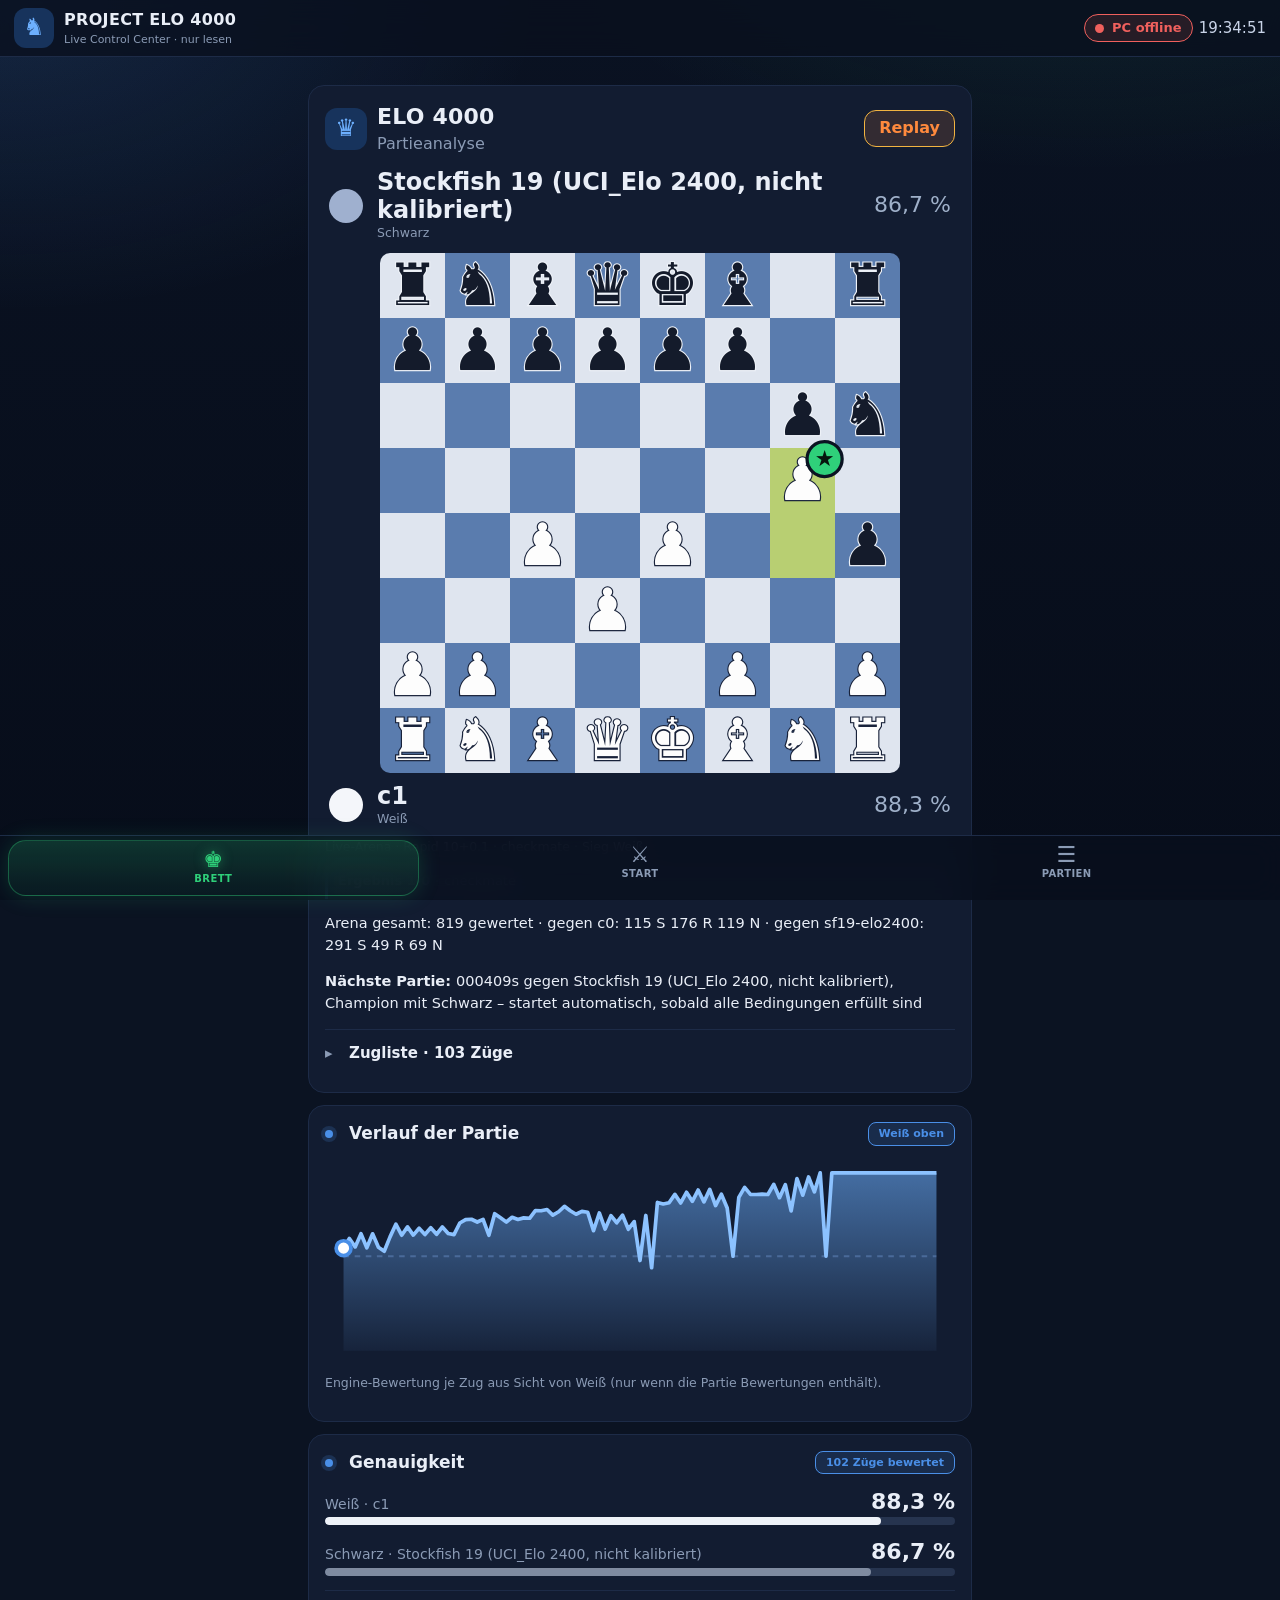
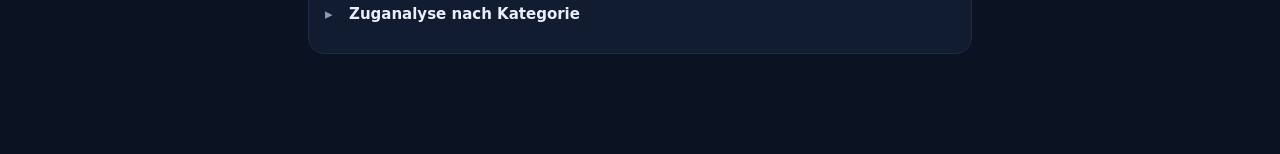
<file: index.html>
<!doctype html>
<html lang="de">
<head>
<meta charset="utf-8">
<meta name="viewport" content="width=device-width, initial-scale=1, viewport-fit=cover">
<meta name="color-scheme" content="dark">
<meta name="theme-color" content="#0b0f14">
<title>PROJECT ELO 4000 – Live Control Center</title>
<link rel="manifest" href="manifest.json">
<link rel="icon" href="favicon.svg" type="image/svg+xml">
<link rel="stylesheet" href="static/style.css?v=b3ede3578a">
</head>
<body>
<header class="top">
  <div class="brand"><span class="logo">♞</span><div><b>PROJECT ELO 4000</b><small>Live Control Center · nur lesen</small></div></div>
  <div class="fresh" id="fresh" title="Zeitpunkt der letzten erfolgreichen Datenaktualisierung"><span class="dot" id="fdot"></span><span id="ftext">lädt…</span></div>
</header>
<div id="banner" class="banner" hidden></div>
<main id="view" aria-live="polite"><p class="muted pad">Lade Daten…</p></main>
<nav class="tabs" aria-label="Navigation">
  <a href="#/board/live" data-t="board"><i>♚</i><span>Brett</span></a>
  <a href="#/arena" data-t="arena"><i>⚔</i><span>Start</span></a>
  <a href="#/archive" data-t="archive"><i>☰</i><span>Partien</span></a>
</nav>
<noscript><p class="pad">Diese Seite braucht JavaScript.</p></noscript>
<script src="static/hosted.js?v=b3ede3578a"></script>
<script src="static/app.js?v=b3ede3578a"></script>
</body>
</html>
</file>
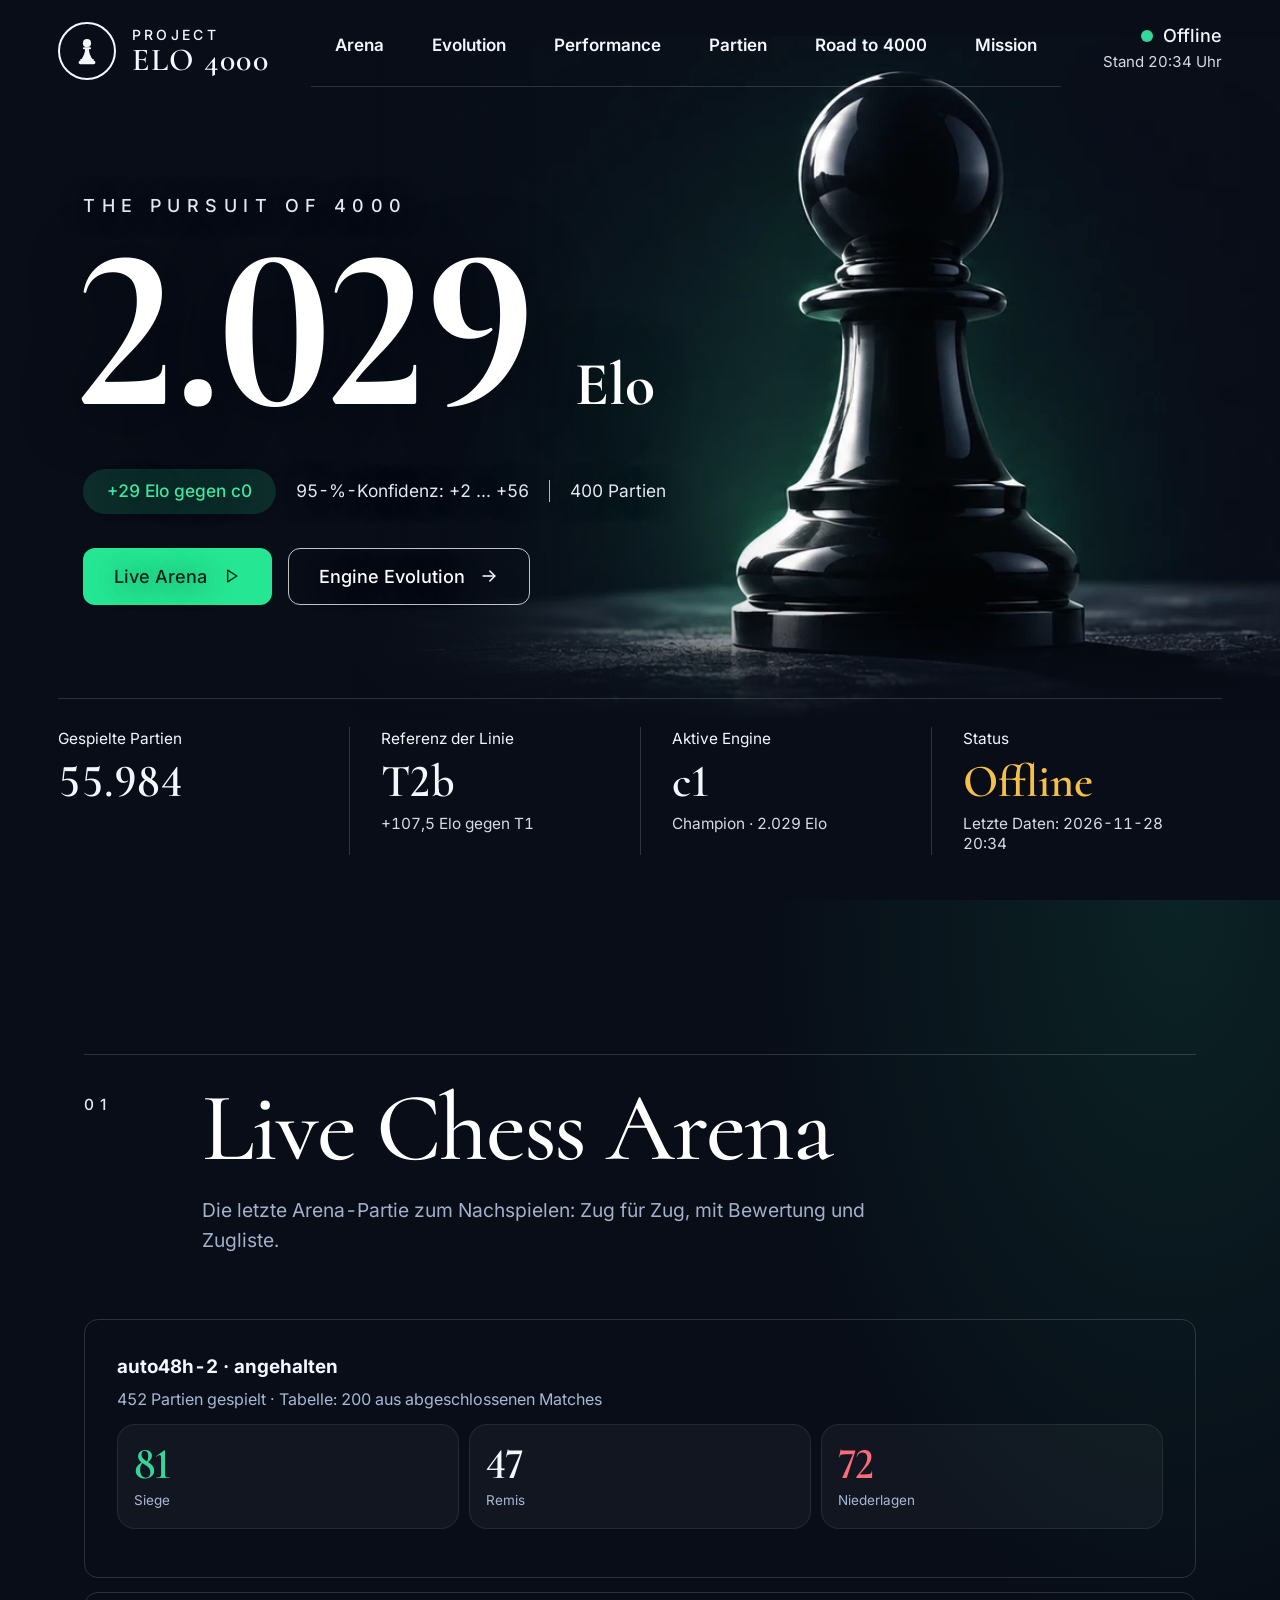
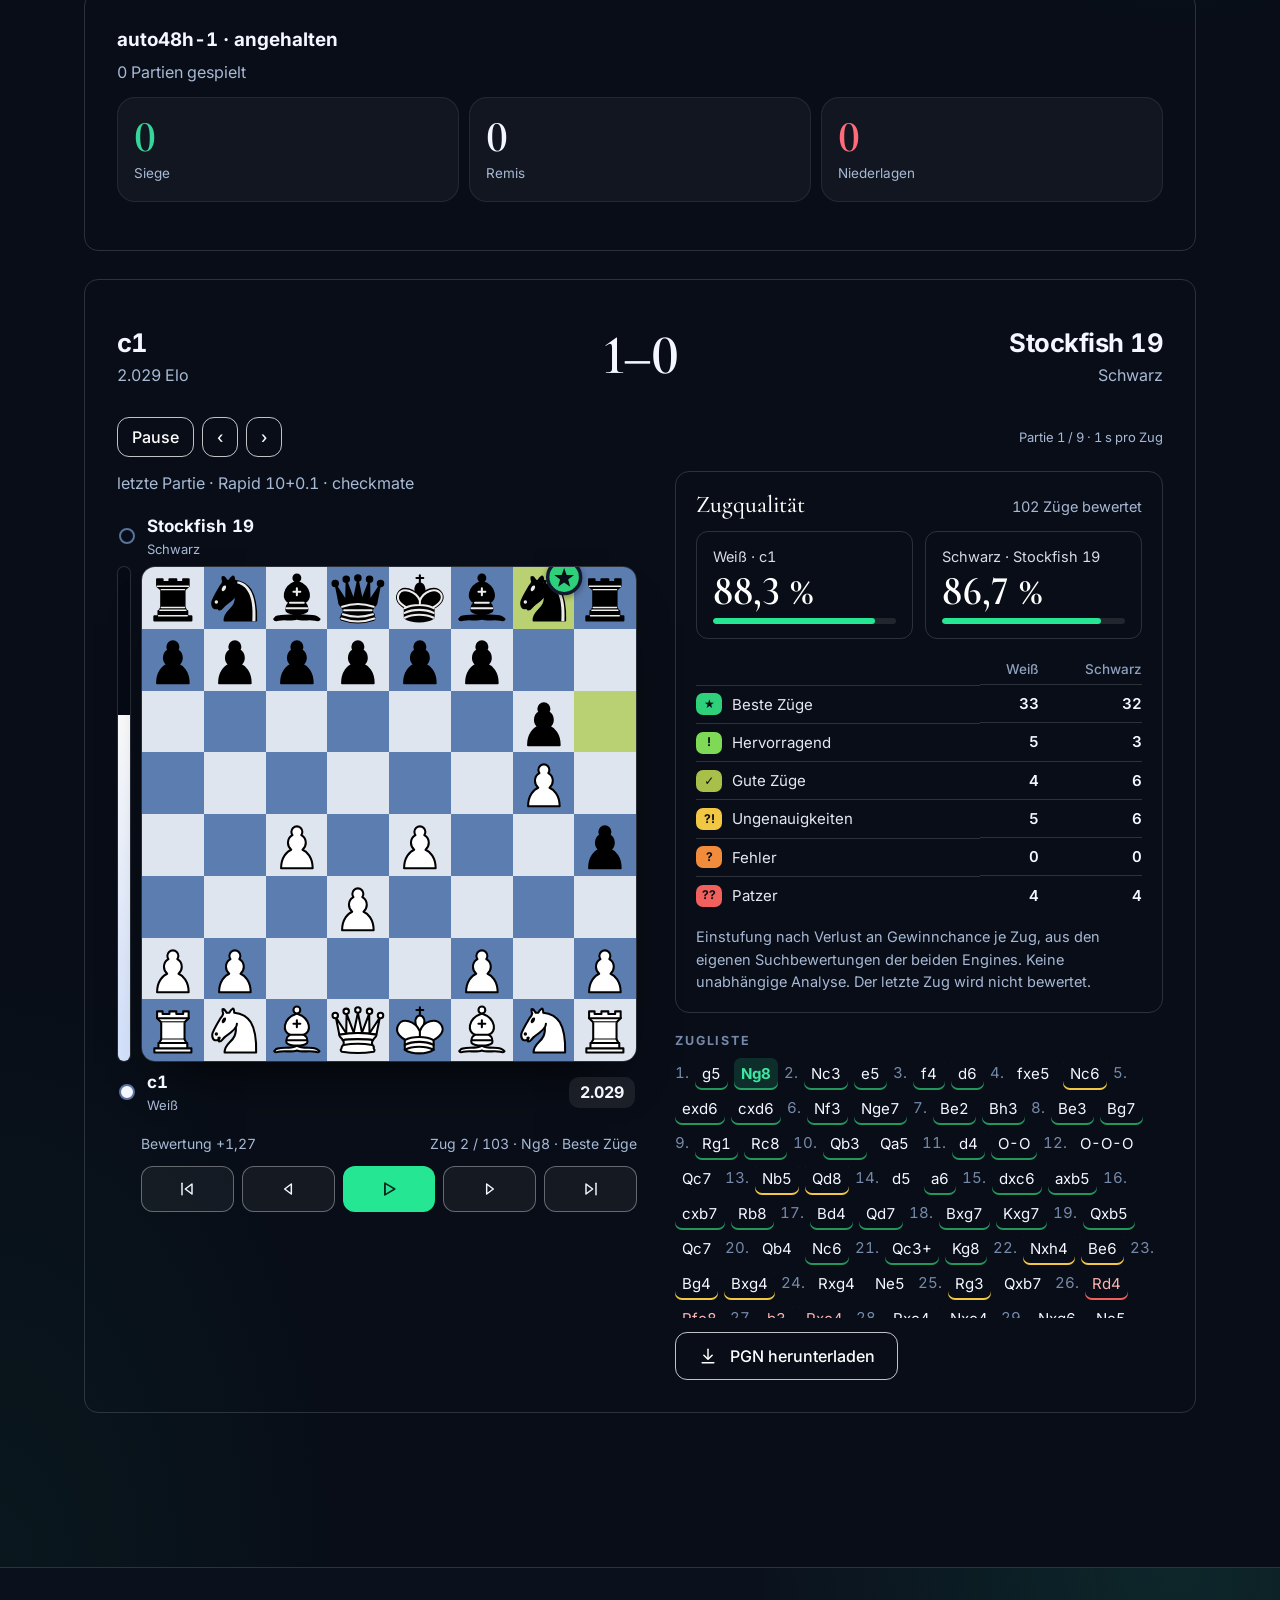
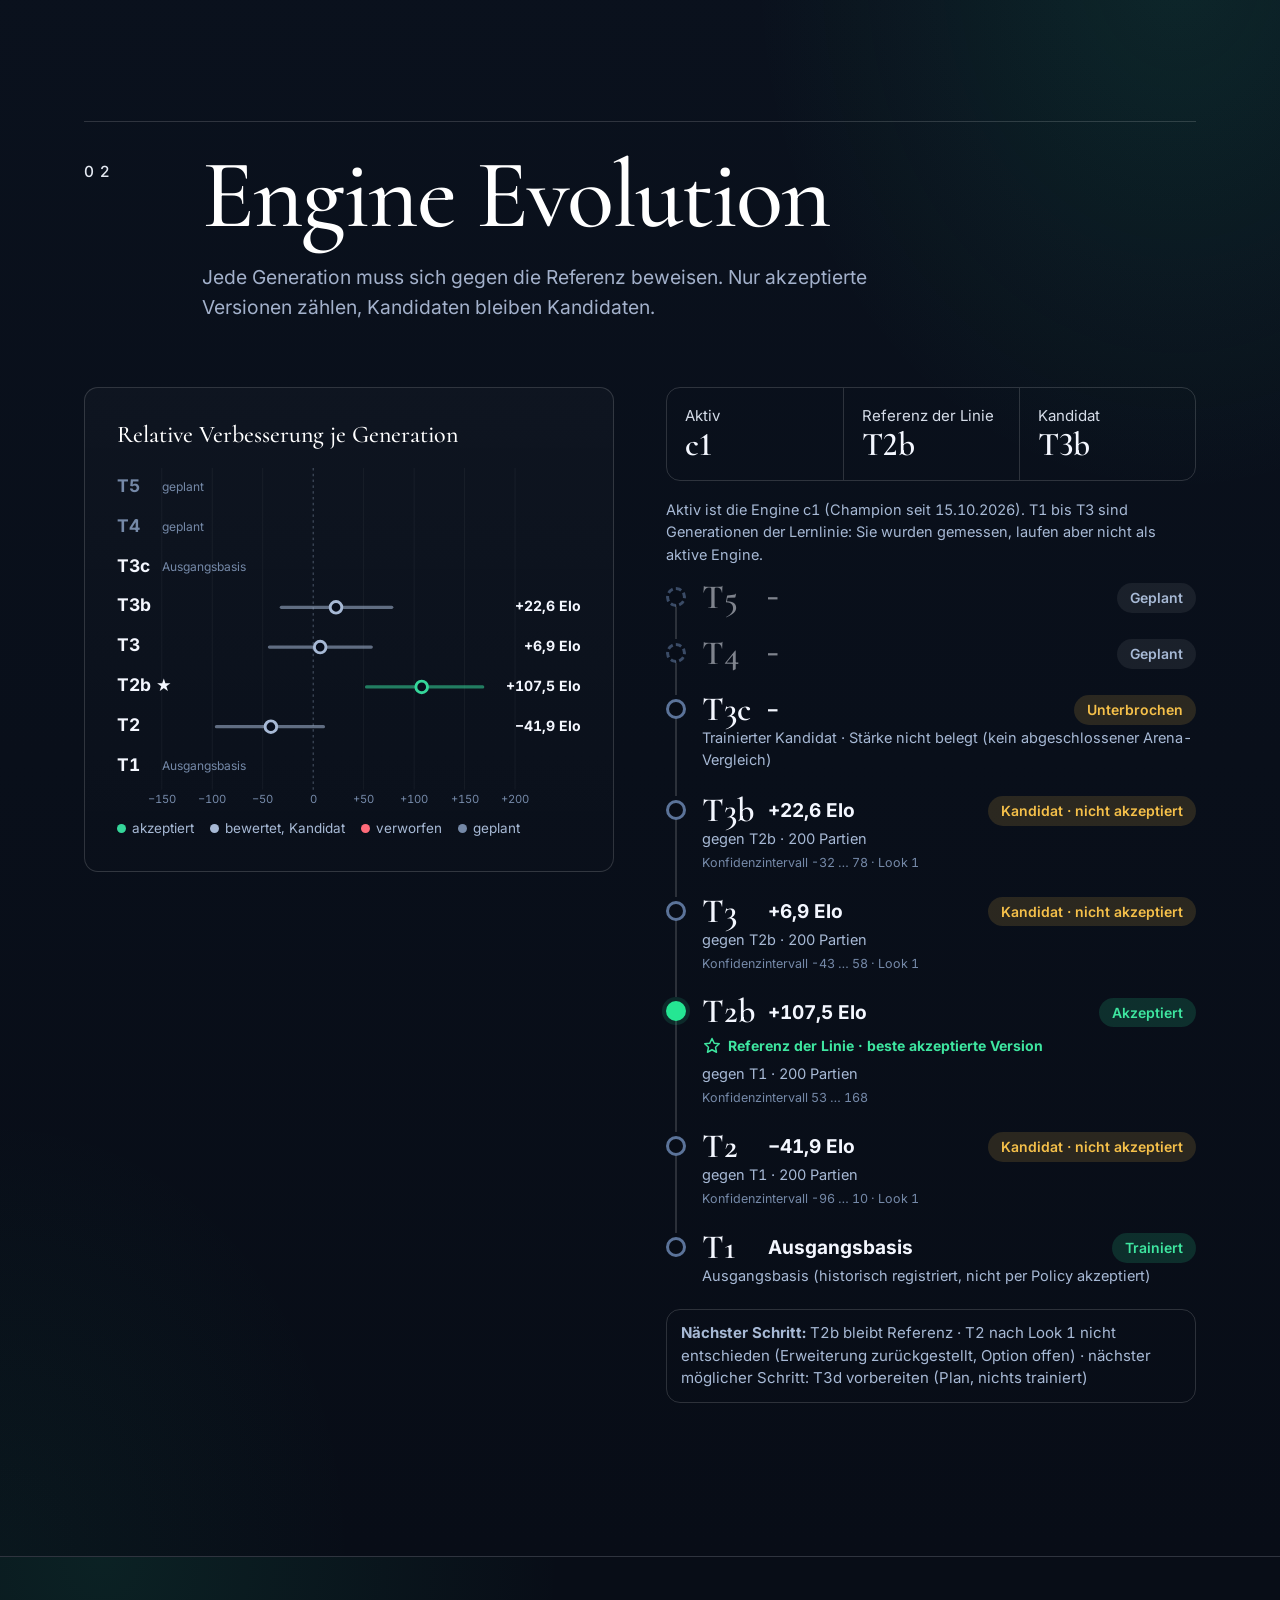
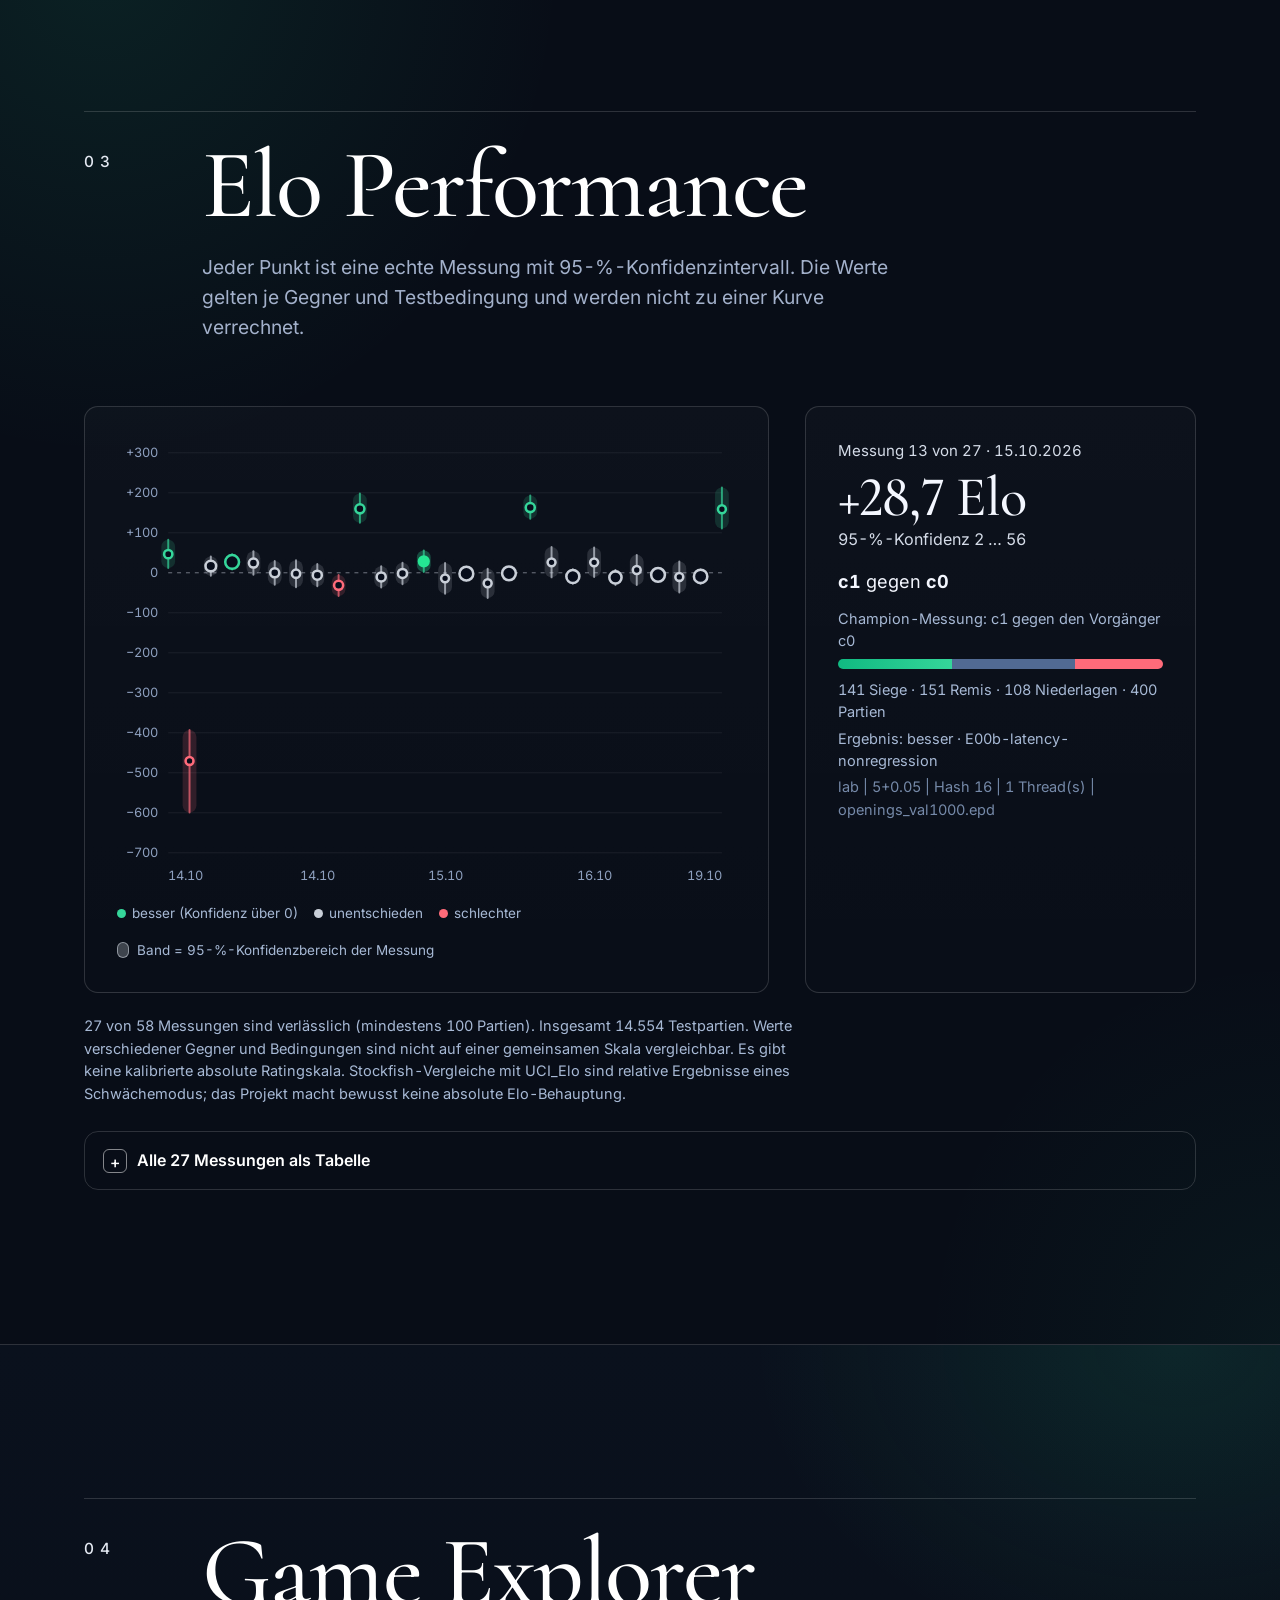
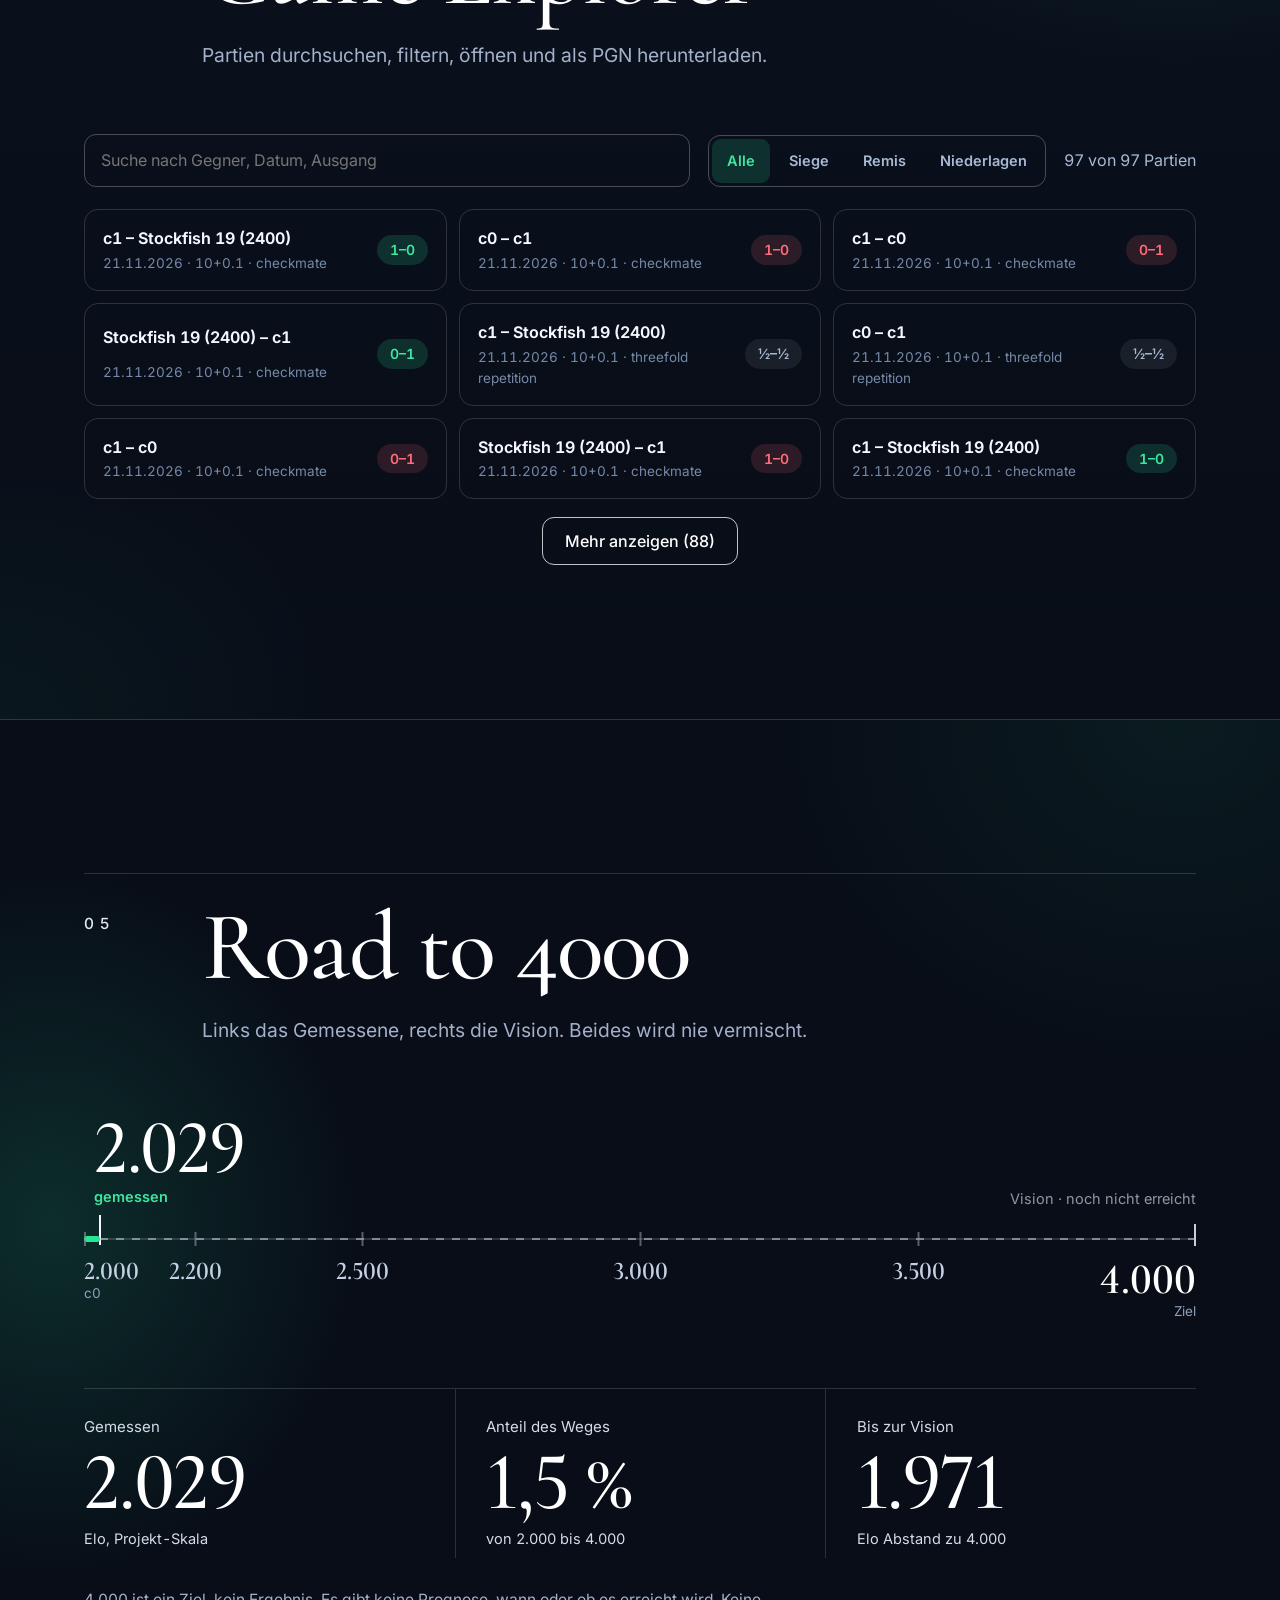
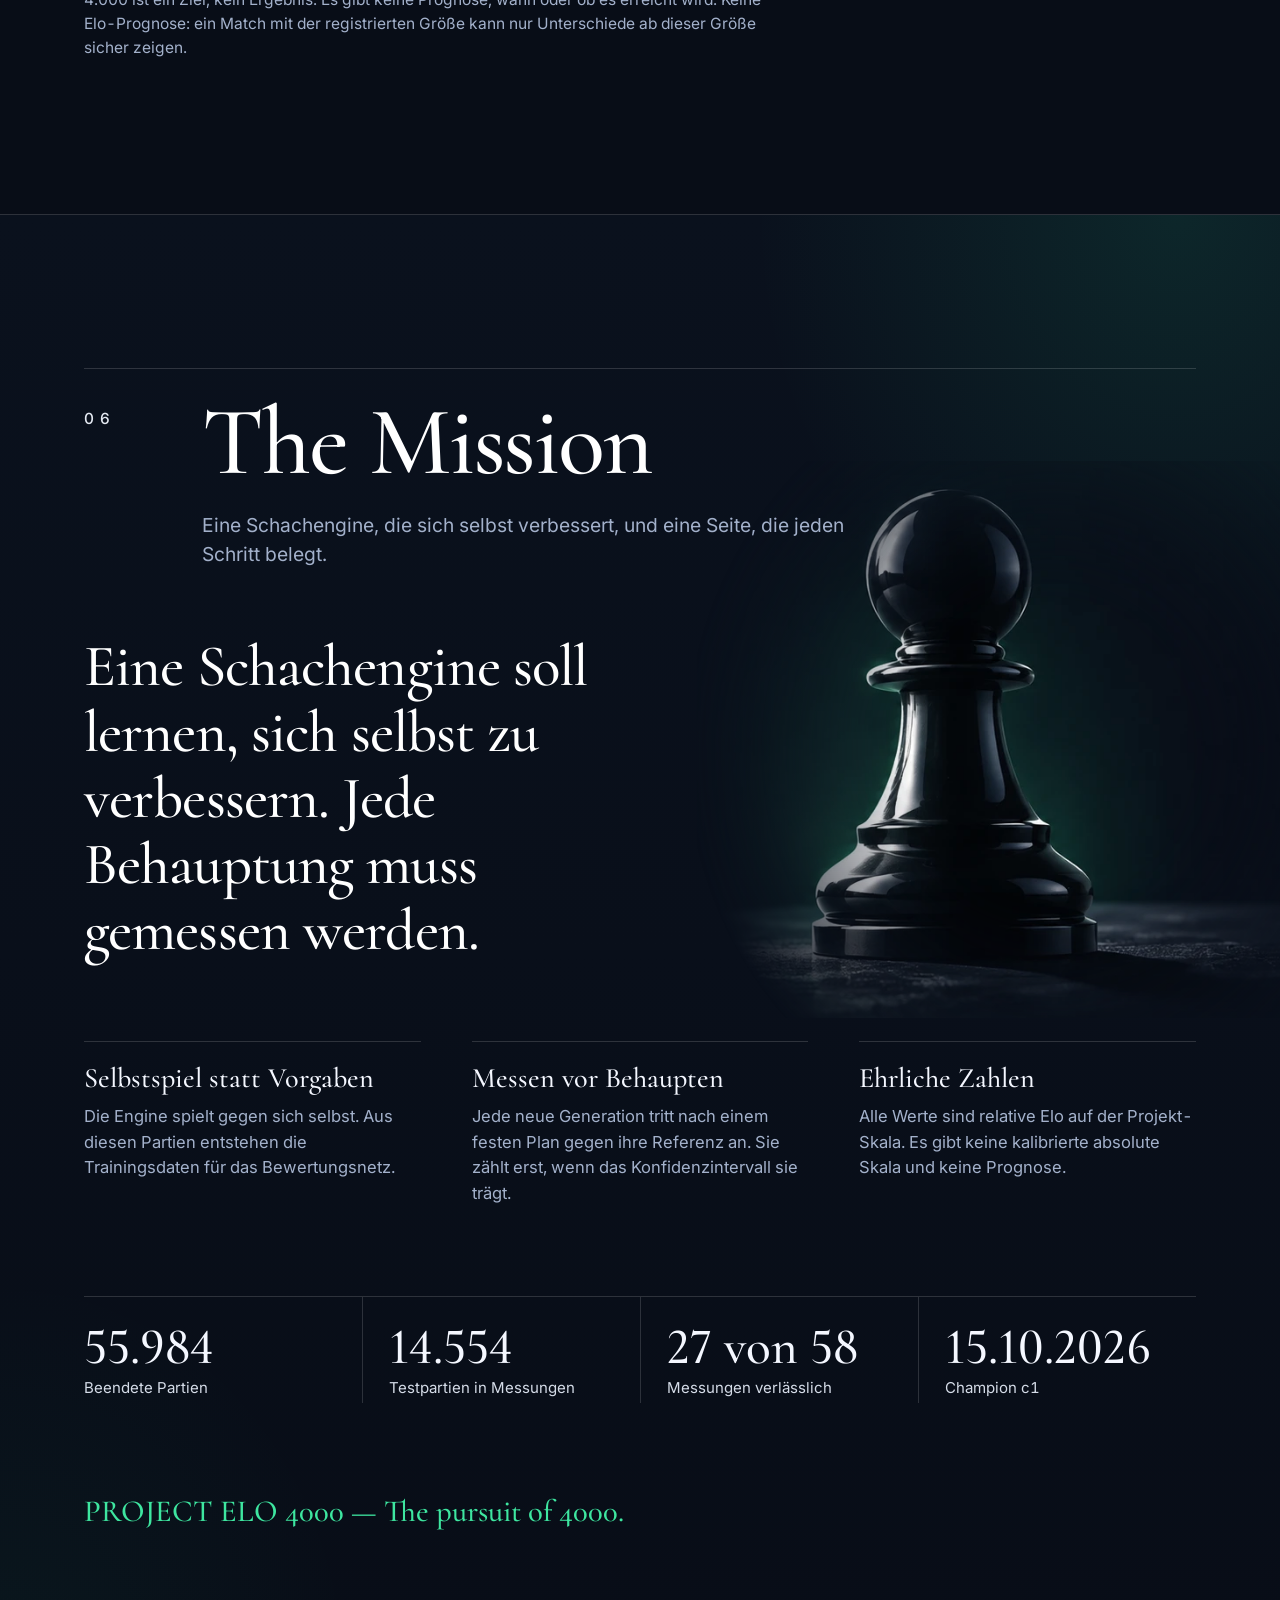
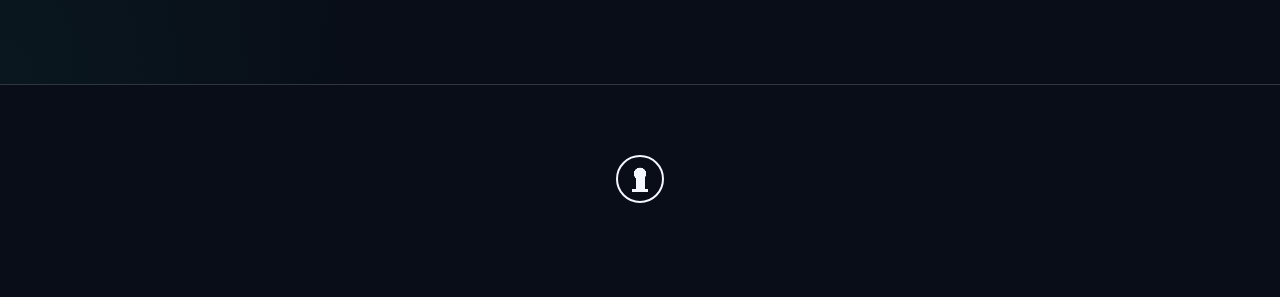
<file: static/premium/index.html>
<!doctype html>
<html lang="de">
<head>
<meta charset="utf-8">
<meta name="viewport" content="width=device-width, initial-scale=1, viewport-fit=cover">
<meta name="color-scheme" content="dark">
<meta name="theme-color" content="#050913">
<title>PROJECT ELO 4000 – The pursuit of 4000</title>
<meta name="description" content="Die Entwicklung einer selbstlernenden Schachengine, offen und ehrlich gemessen.">
<link rel="icon" href="brand/favicon.svg" type="image/svg+xml">
<link rel="stylesheet" href="brand/brand.css">
<link rel="stylesheet" href="base.css?v=96">
<link rel="stylesheet" href="premium.css?v=96">
<link rel="stylesheet" href="mobile.css?v=96" media="(max-width: 859px)">
</head>
<body class="brand-body">
<a class="skip" href="#arena">Zum Inhalt</a>
<header class="nav" id="nav">
  <a class="brand" href="#top" aria-label="PROJECT ELO 4000 – zum Anfang"><span class="bmark" aria-hidden="true"><svg viewBox="0 0 100 130"><circle cx="50" cy="30" r="17"/><rect x="33" y="47" width="34" height="9" rx="4.5"/><path d="M42 55C42 71 36 84 27 98h46C64 84 58 71 58 55z"/><rect x="21" y="96" width="58" height="9" rx="4.5"/><rect x="15" y="104" width="70" height="14" rx="6"/></svg></span><span class="bname"><small>PROJECT</small><b>ELO 4000</b></span></a>
  <nav class="links" aria-label="Abschnitte"><a href="#arena">Arena</a><a href="#evolution">Evolution</a><a href="#performance">Performance</a><a href="#partien">Partien</a><a href="#road">Road to 4000</a><a href="#mission">Mission</a></nav>
  <div class="status"><span class="pill" id="state" role="status" aria-live="polite">lädt…</span><small id="updated"></small></div>
  <button class="menubtn" id="menubtn" type="button" aria-expanded="false" aria-controls="mnav" aria-label="Menü öffnen"><span></span><span></span><span></span></button>
</header>
<nav class="mnav" id="mnav" aria-label="Abschnitte" hidden>
  <a href="#arena"><i>01</i>Live Chess Arena</a><a href="#evolution"><i>02</i>Engine Evolution</a><a href="#performance"><i>03</i>Elo Performance</a><a href="#partien"><i>04</i>Game Explorer</a><a href="#road"><i>05</i>Road to 4000</a><a href="#mission"><i>06</i>The Mission</a>
</nav>

<main id="top">
  <section class="hero" id="hero" aria-label="Überblick">
    <div class="hero-pawn" id="pawnwrap"><img src="hero-ref.webp?v=96" alt="Schwarzer Schachbauer aus poliertem Obsidian im Studiolicht" width="1672" height="941" fetchpriority="high"></div>
    <div class="hero-copy">
      <p class="eyebrow">The pursuit of 4000</p>
      <h1 class="elo" aria-live="polite"><span class="sr">Aktuelle Elo: </span><span id="elo">–</span><span class="unit">Elo</span></h1>
      <p class="proof" id="proof"></p>
      <div class="cta"><a class="btn go" href="#arena">Live Arena<svg class="i" viewBox="0 0 24 24" aria-hidden="true"><path d="M8 5l11 7-11 7z"/></svg></a><a class="btn ghost" href="#evolution">Engine Evolution<svg class="i" viewBox="0 0 24 24" aria-hidden="true"><path d="M5 12h14"/><path d="M13 6l6 6-6 6"/></svg></a></div>
    </div>
    <dl class="keyfacts" id="keyfacts"></dl>
  </section>

  <section class="sec" id="arena">
    <div class="wrap">
      <header class="sh"><p class="num">01</p><div><h2>Live Chess Arena</h2><p class="lead">Die letzte Arena-Partie zum Nachspielen: Zug für Zug, mit Bewertung und Zugliste.</p></div></header>
      <div id="matchBody"></div>
    </div>
  </section>

  <section class="sec alt" id="evolution">
    <div class="wrap">
      <header class="sh"><p class="num">02</p><div><h2>Engine Evolution</h2><p class="lead">Jede Generation muss sich gegen die Referenz beweisen. Nur akzeptierte Versionen zählen, Kandidaten bleiben Kandidaten.</p></div></header>
      <div id="versBody"></div>
    </div>
  </section>

  <section class="sec" id="performance">
    <div class="wrap">
      <header class="sh"><p class="num">03</p><div><h2>Elo Performance</h2><p class="lead">Jeder Punkt ist eine echte Messung mit 95-%-Konfidenzintervall. Die Werte gelten je Gegner und Testbedingung und werden nicht zu einer Kurve verrechnet.</p></div></header>
      <div id="perfBody"></div>
    </div>
  </section>

  <section class="sec alt" id="partien">
    <div class="wrap">
      <header class="sh"><p class="num">04</p><div><h2>Game Explorer</h2><p class="lead">Partien durchsuchen, filtern, öffnen und als PGN herunterladen.</p></div></header>
      <div id="gamesBody"></div>
    </div>
  </section>

  <section class="sec" id="road">
    <div class="wrap">
      <header class="sh"><p class="num">05</p><div><h2>Road to 4000</h2><p class="lead">Links das Gemessene, rechts die Vision. Beides wird nie vermischt.</p></div></header>
      <div id="wegBody"></div>
    </div>
  </section>

  <section class="sec alt" id="mission">
    <div class="wrap">
      <header class="sh"><p class="num">06</p><div><h2>The Mission</h2><p class="lead">Eine Schachengine, die sich selbst verbessert, und eine Seite, die jeden Schritt belegt.</p></div></header>
      <div id="missionBody"></div>
    </div>
  </section>
</main>

<footer class="foot">
  <img class="fmark" src="brand/logo-icon.svg" alt="" width="36" height="36">
  <p id="banner" hidden></p>
</footer>
<div id="modal" class="modal" hidden></div>
<noscript><p style="padding:20px">Diese Seite braucht JavaScript für die Live-Daten.</p></noscript>
<script src="vendor/motion.js"></script>
<script src="pawn-render.js?v=96"></script>
<script src="pieces.js?v=96"></script>
<script src="mobile.js?v=96"></script>
<script src="premium.js?v=104"></script>
</body>
</html>
</file>
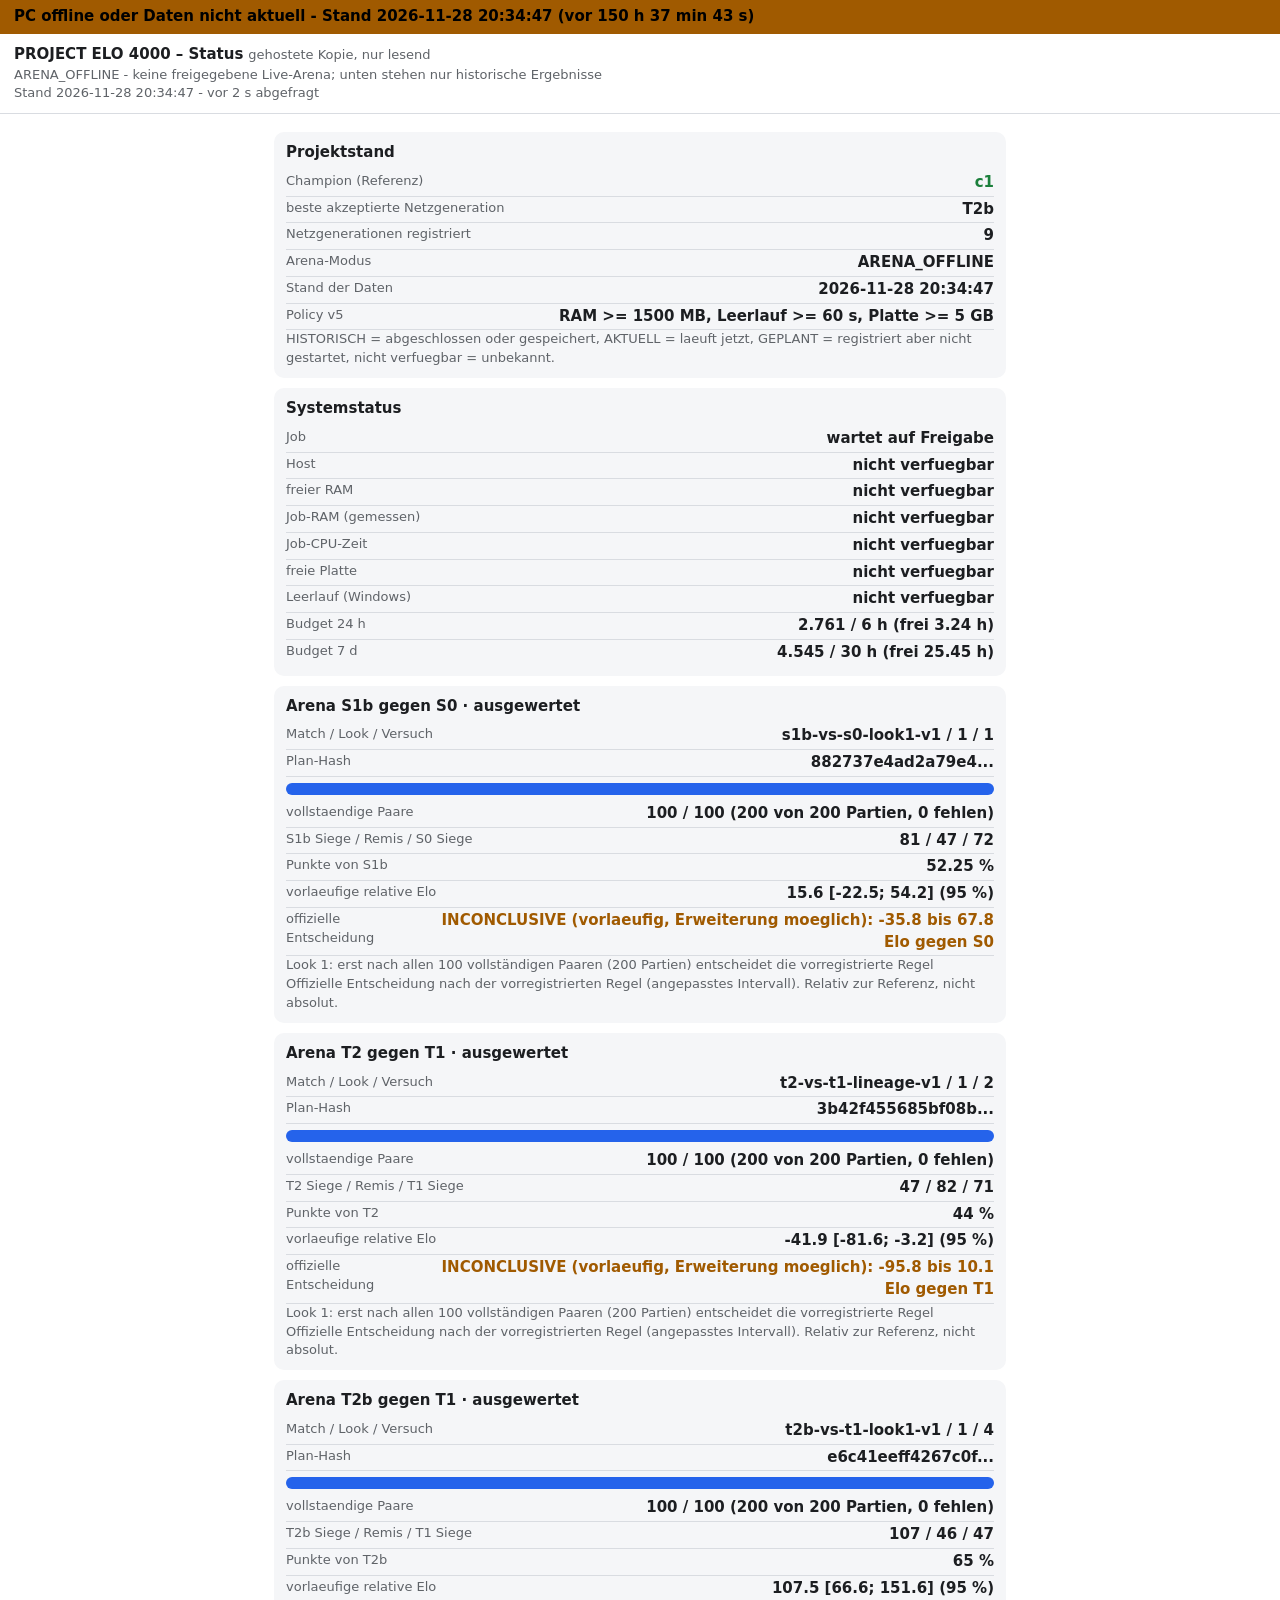
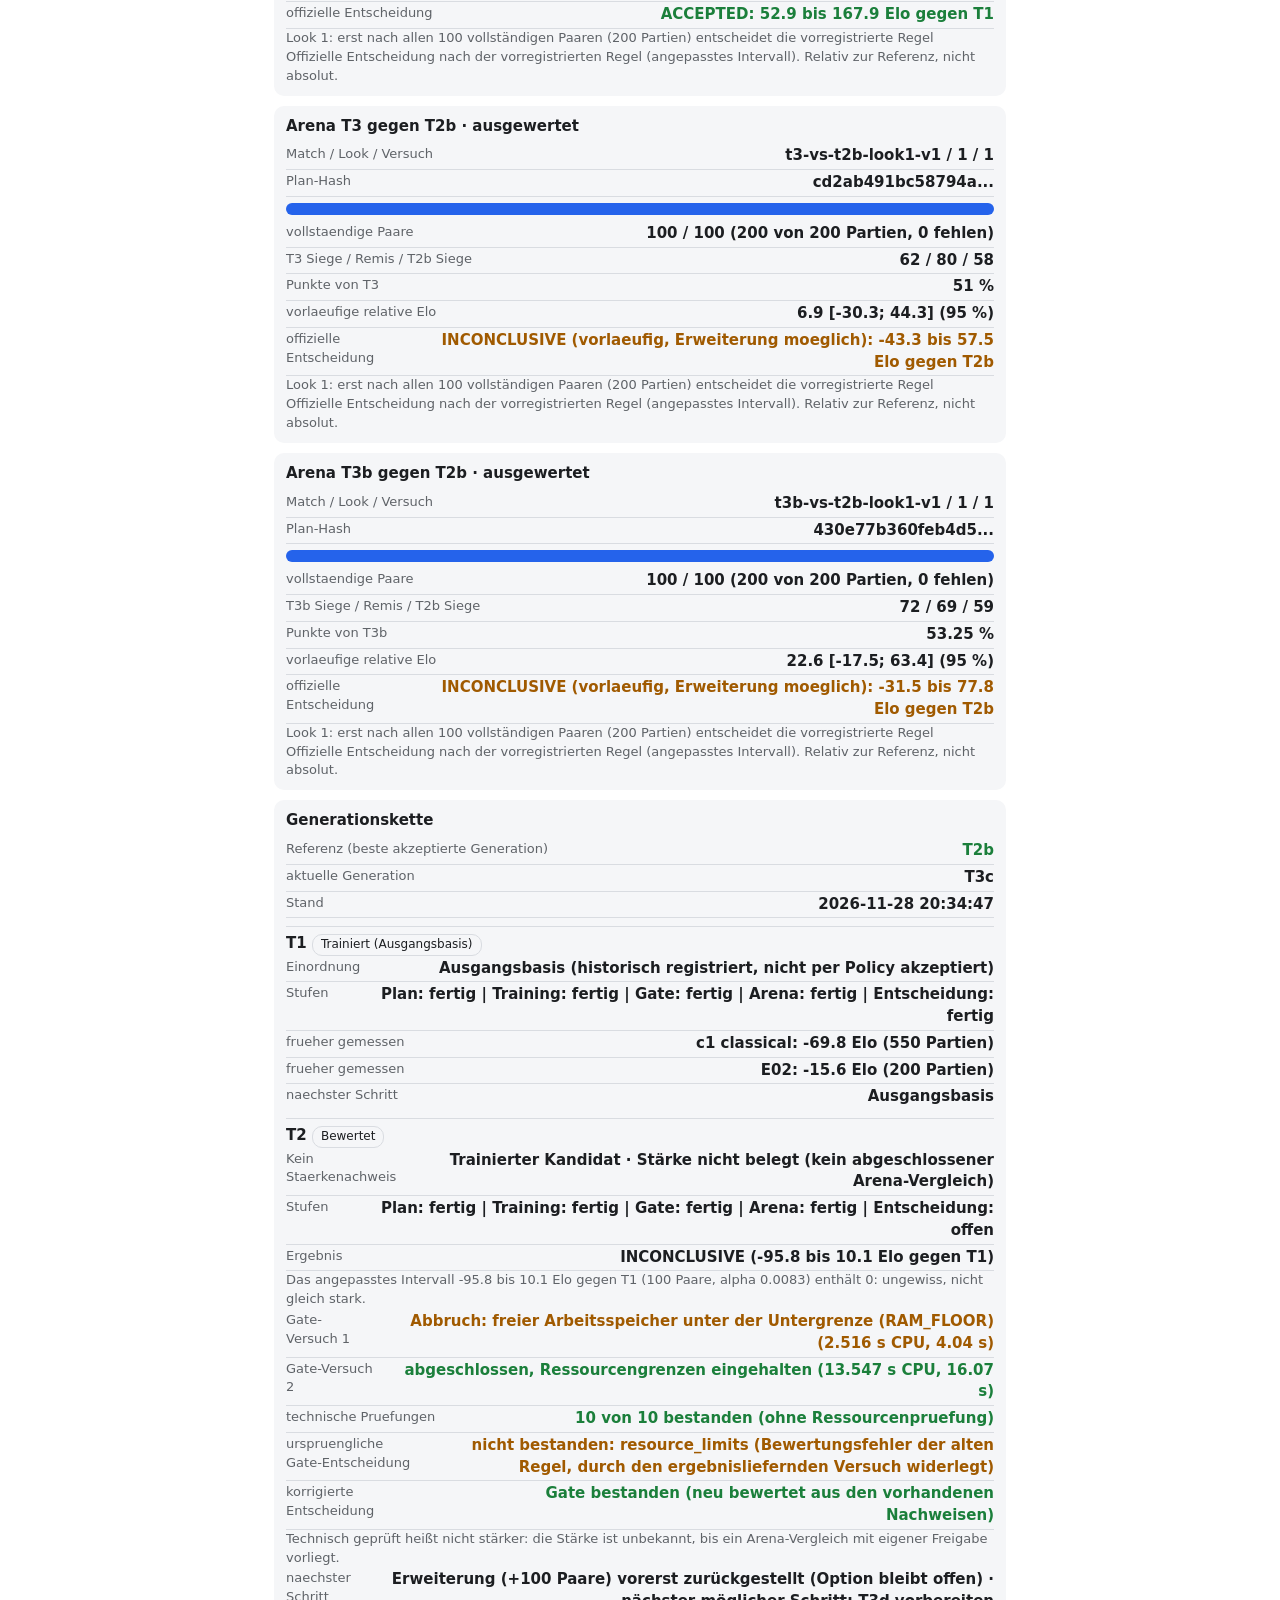
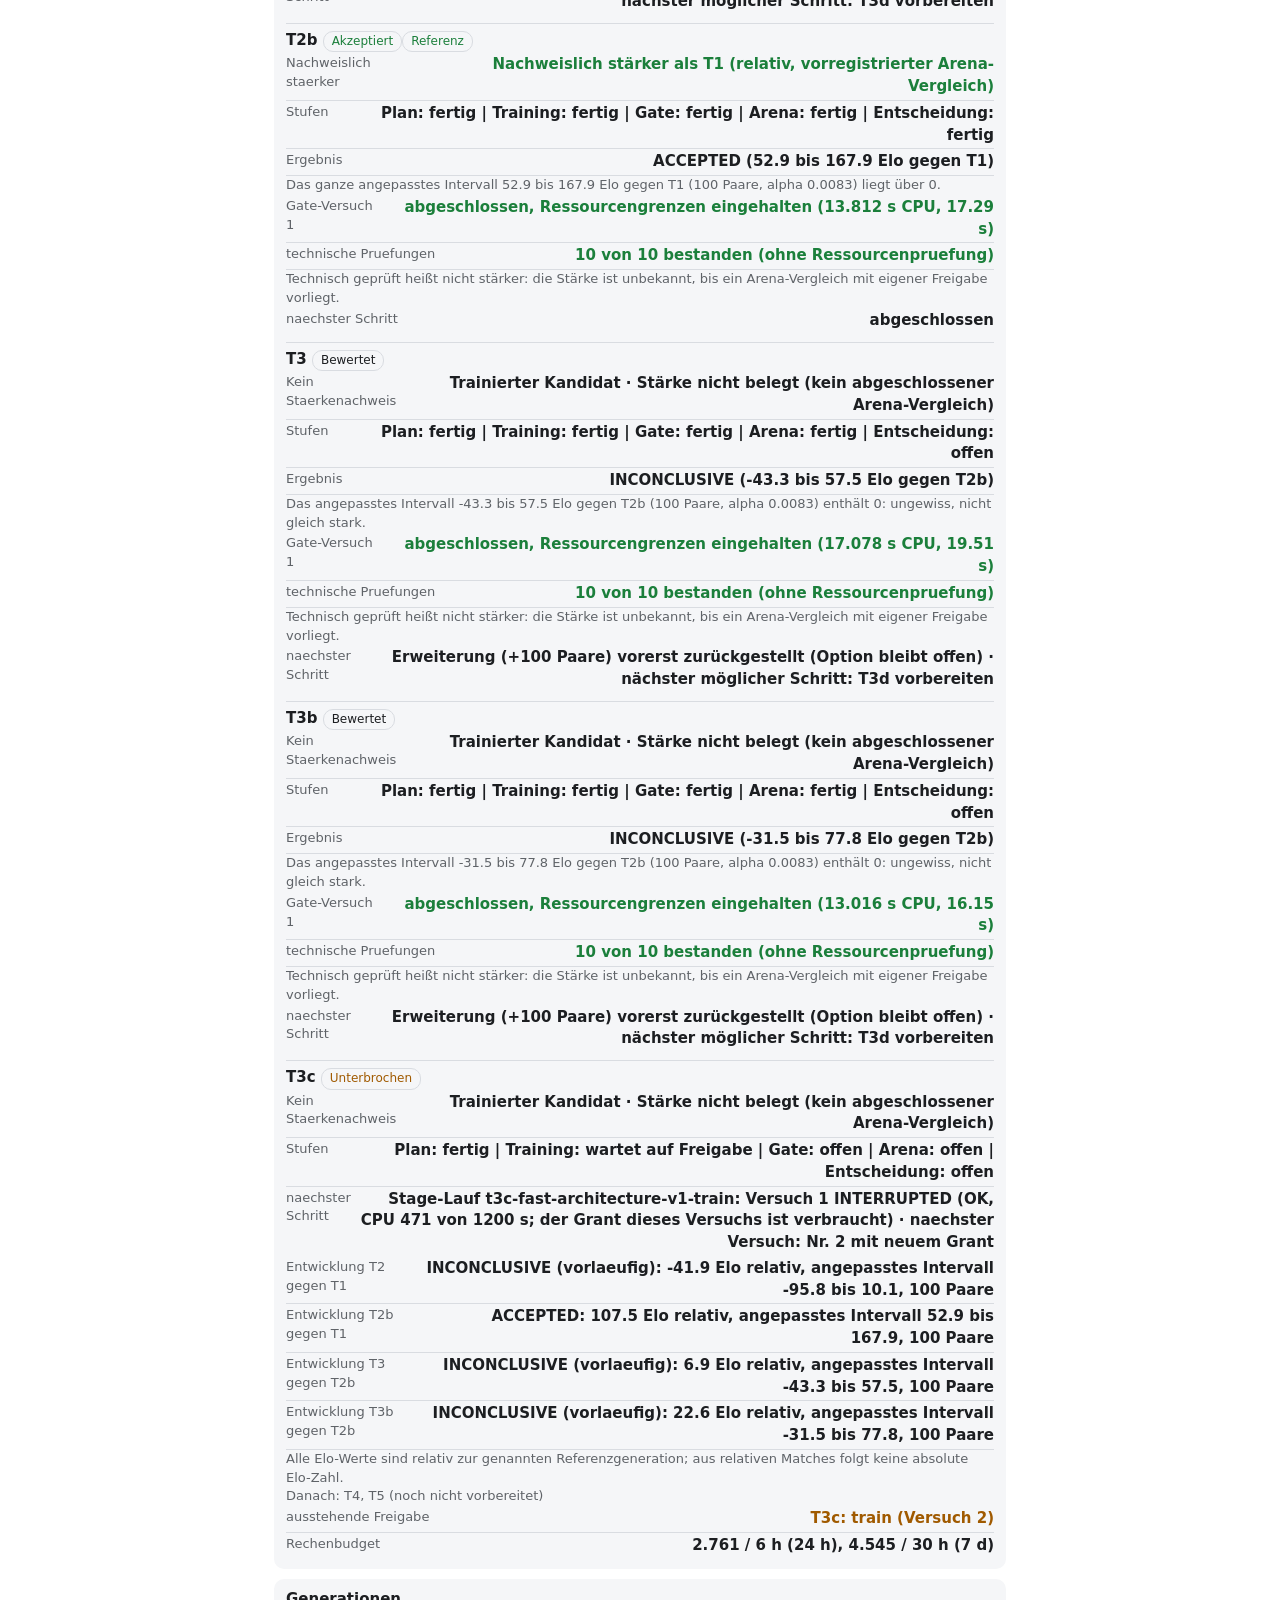
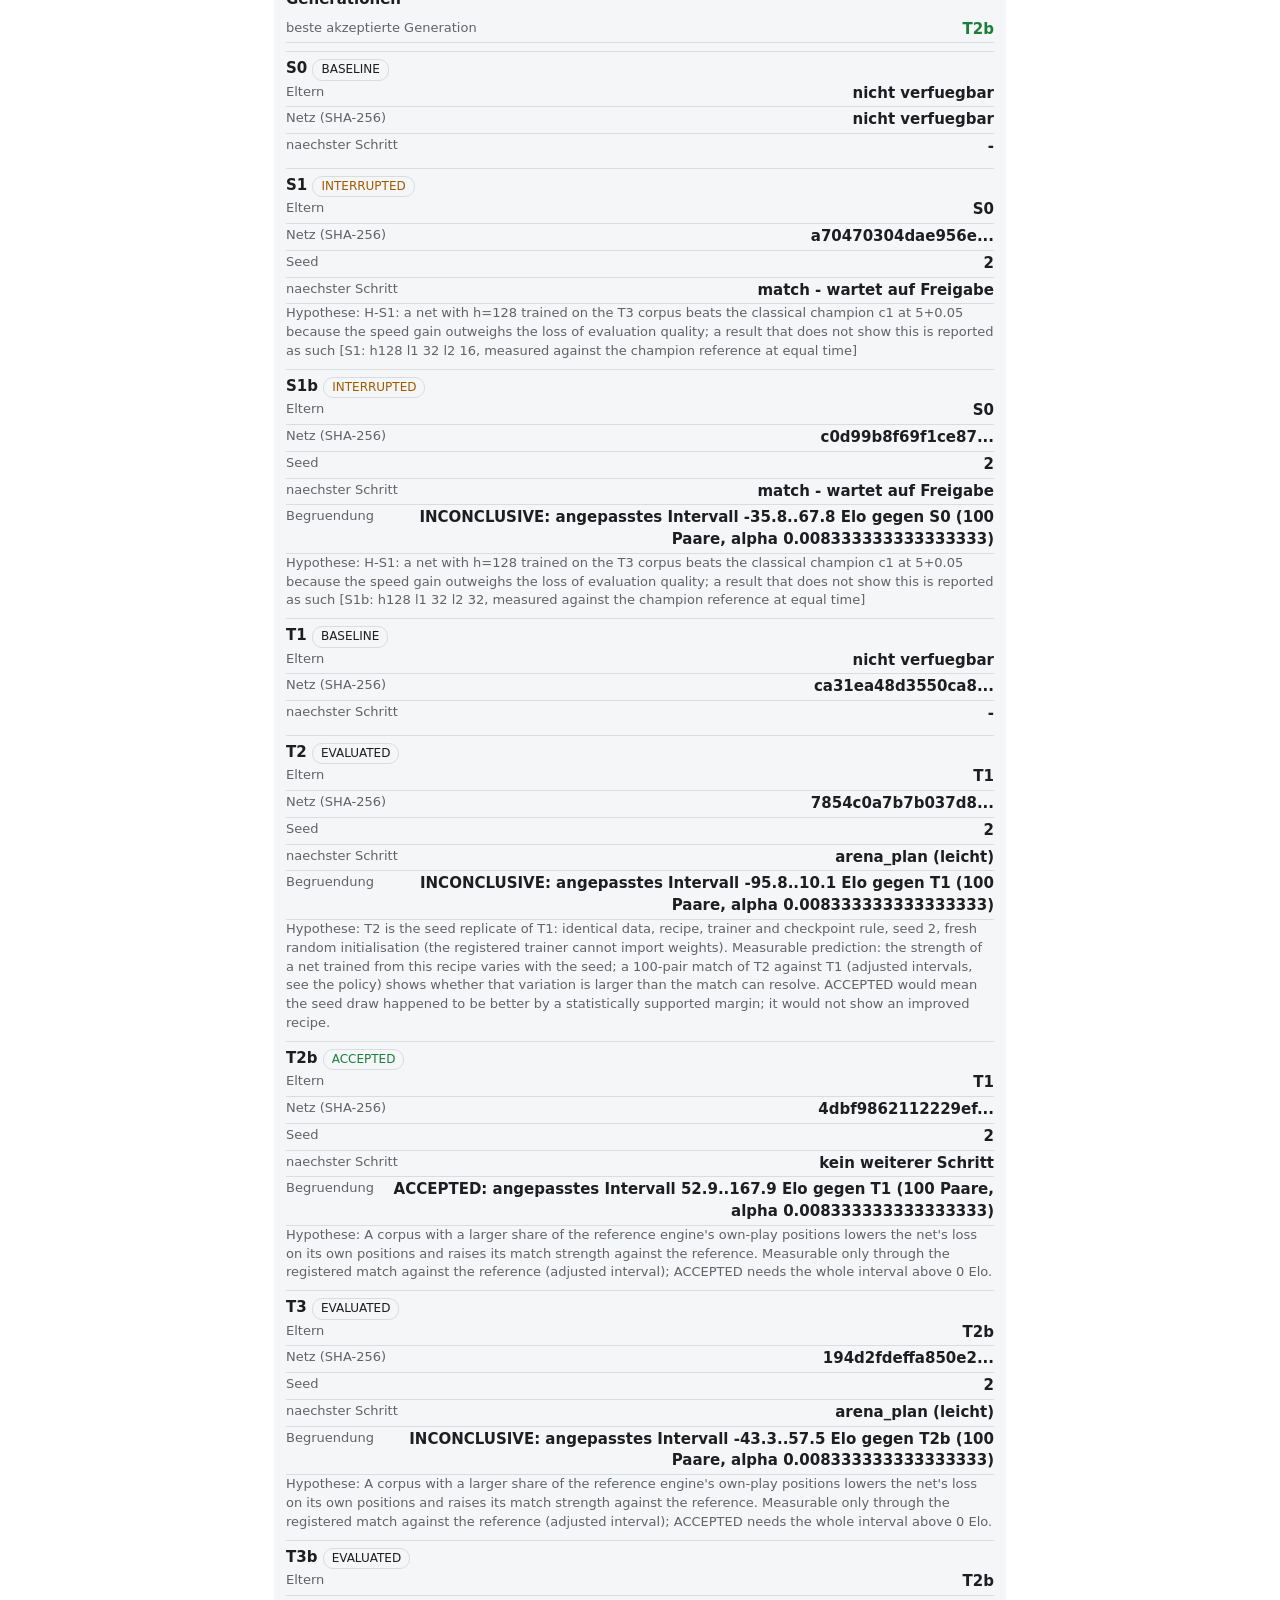
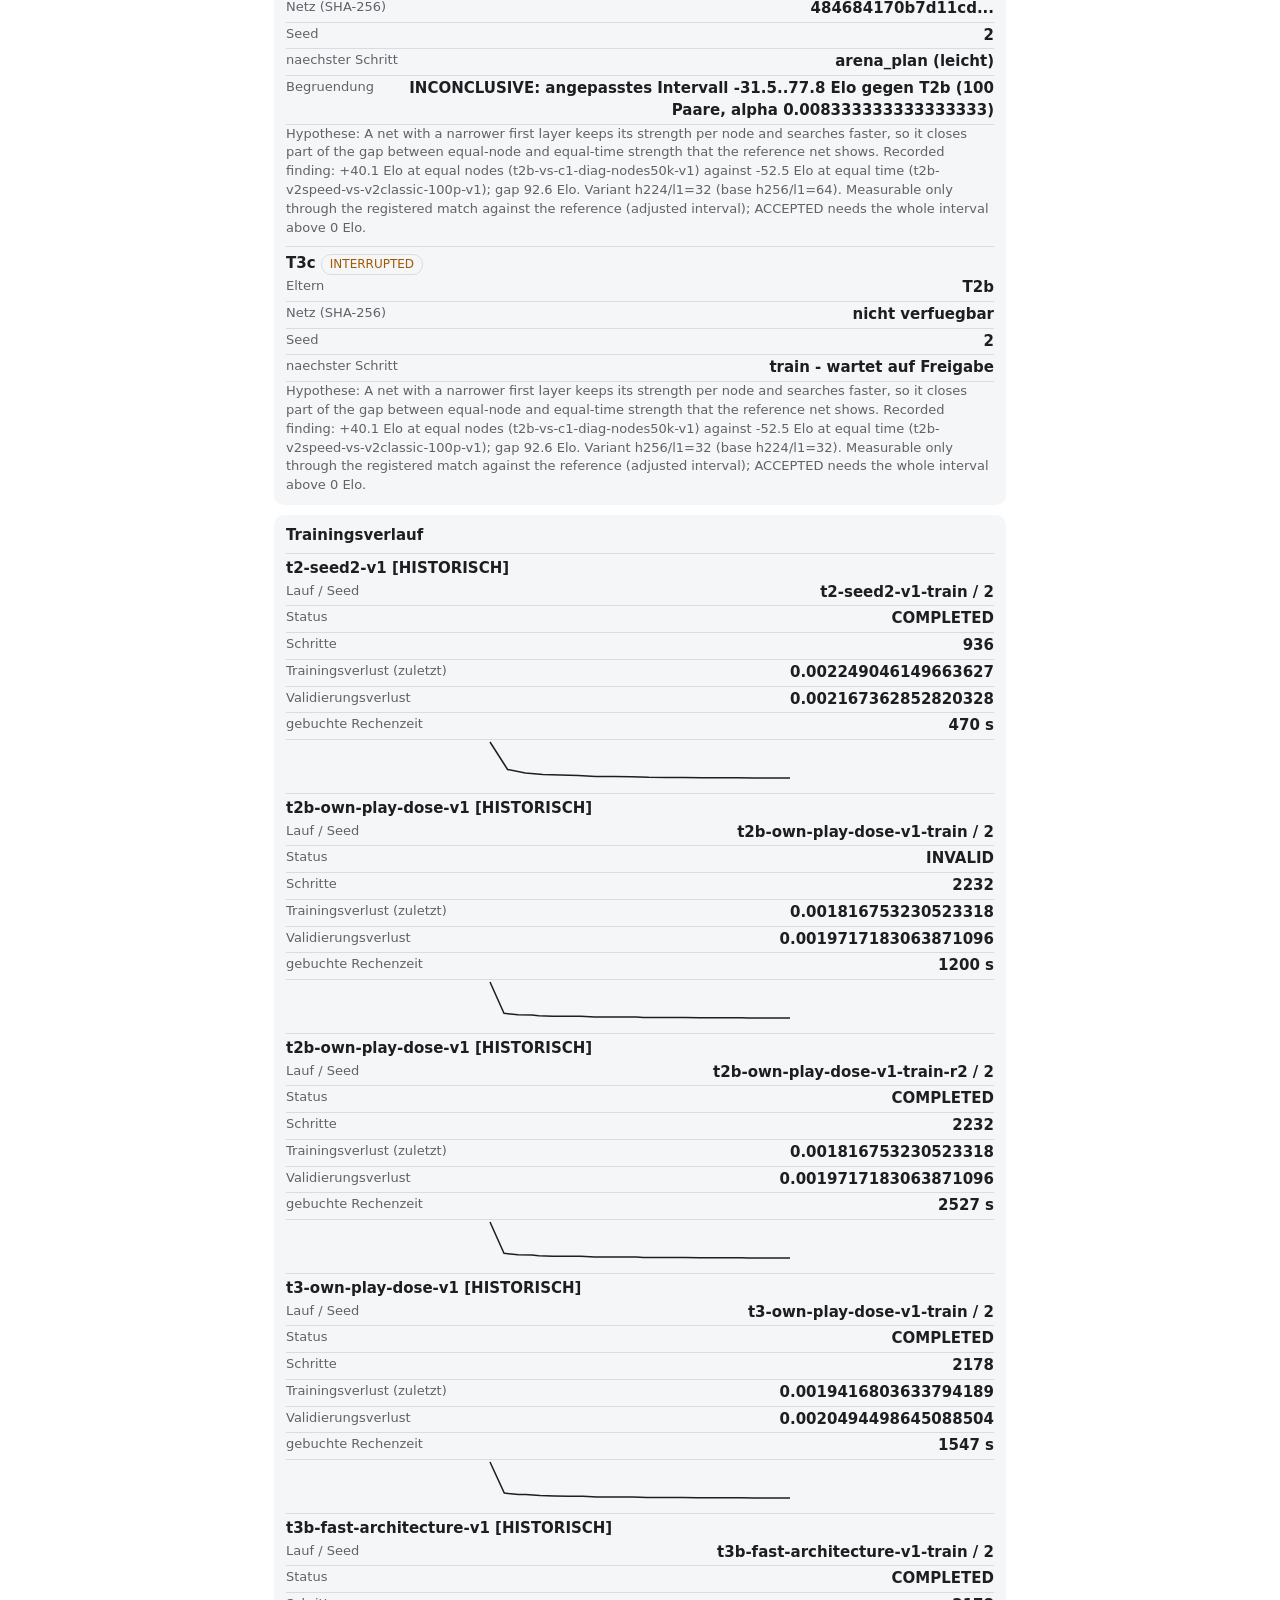
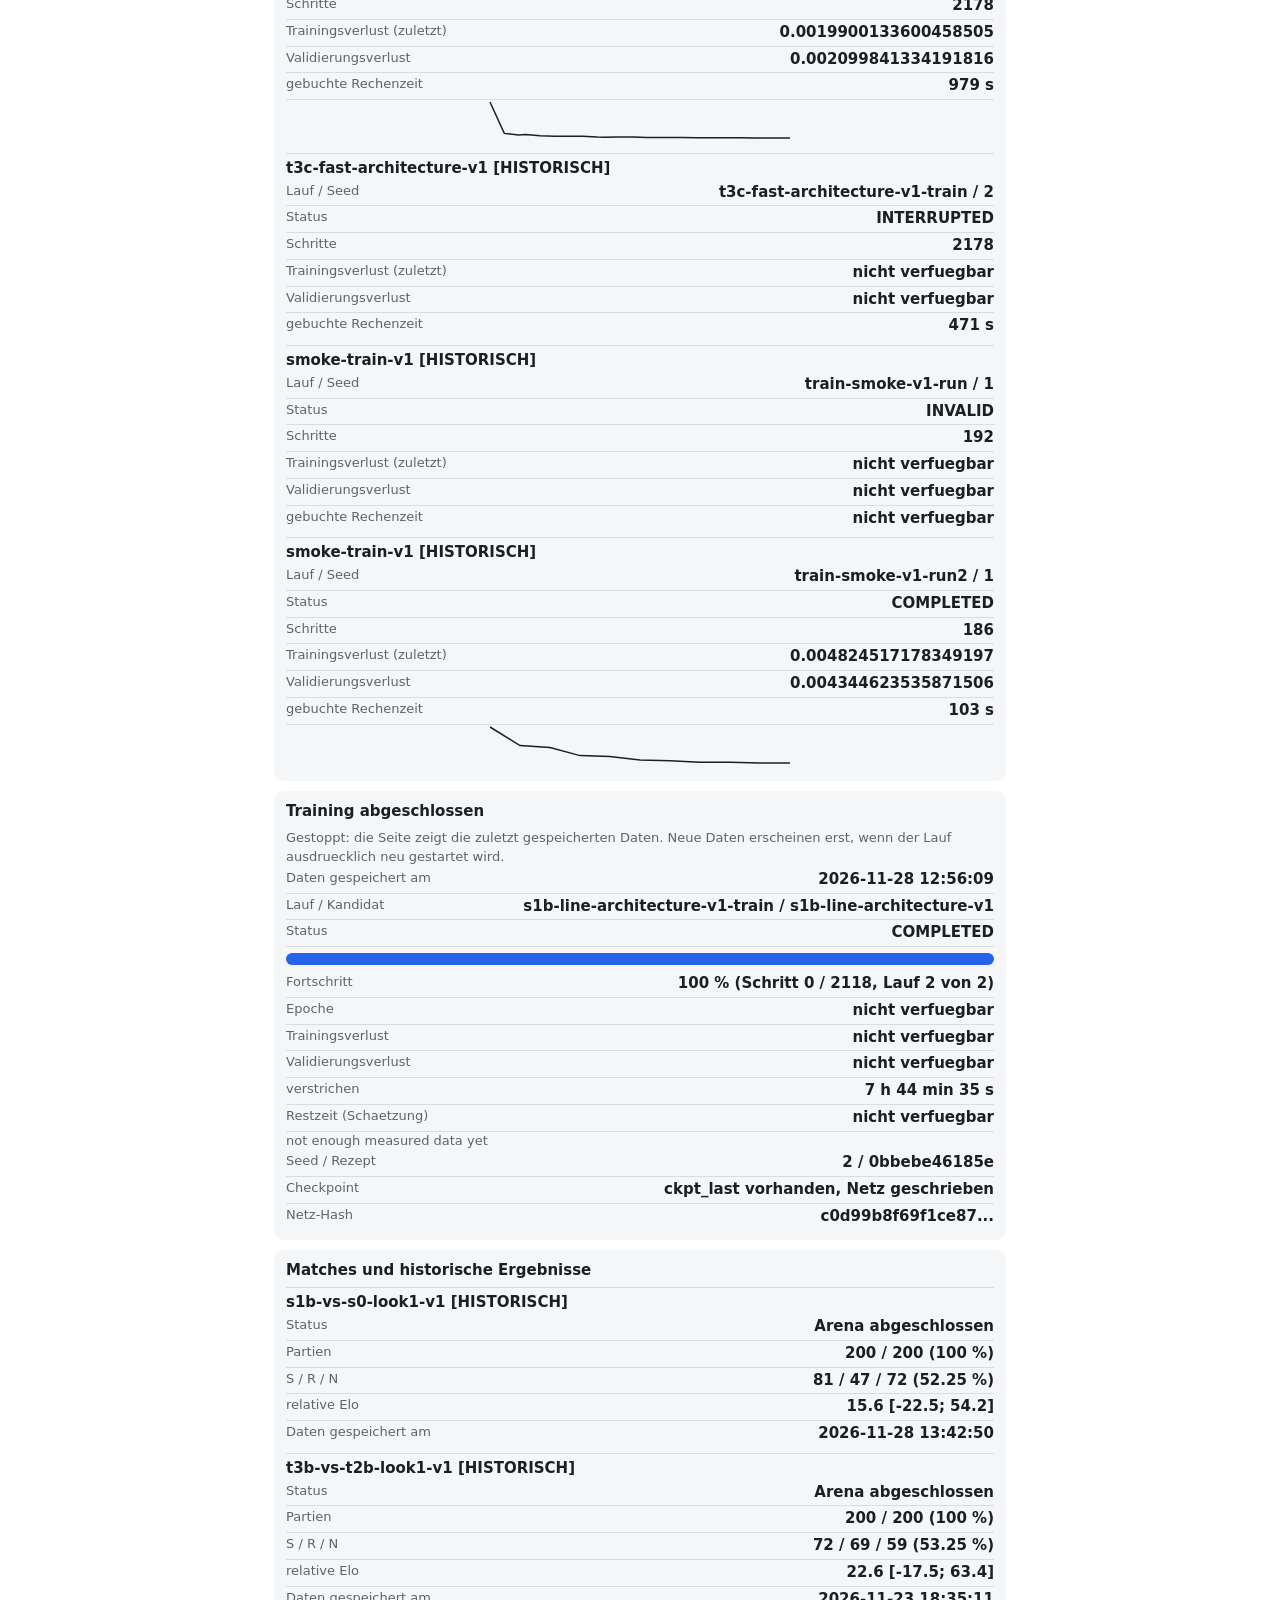
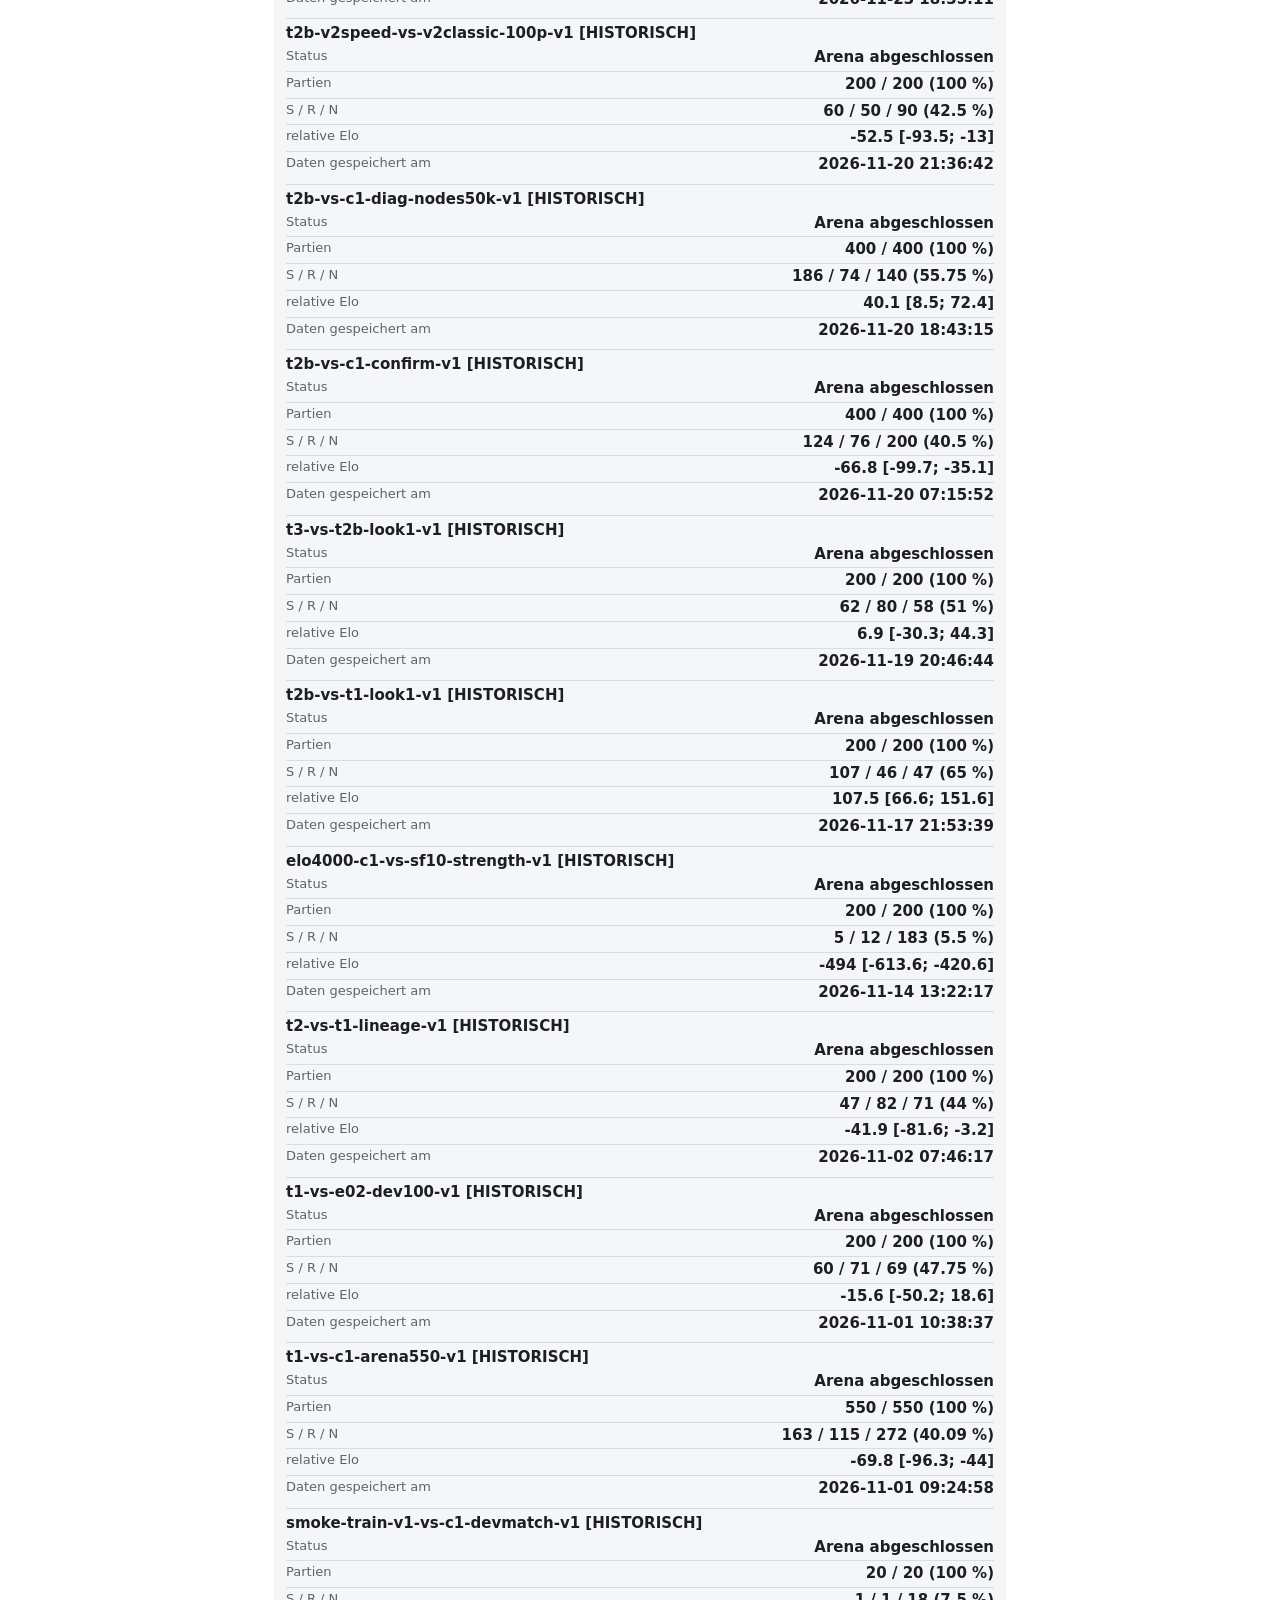
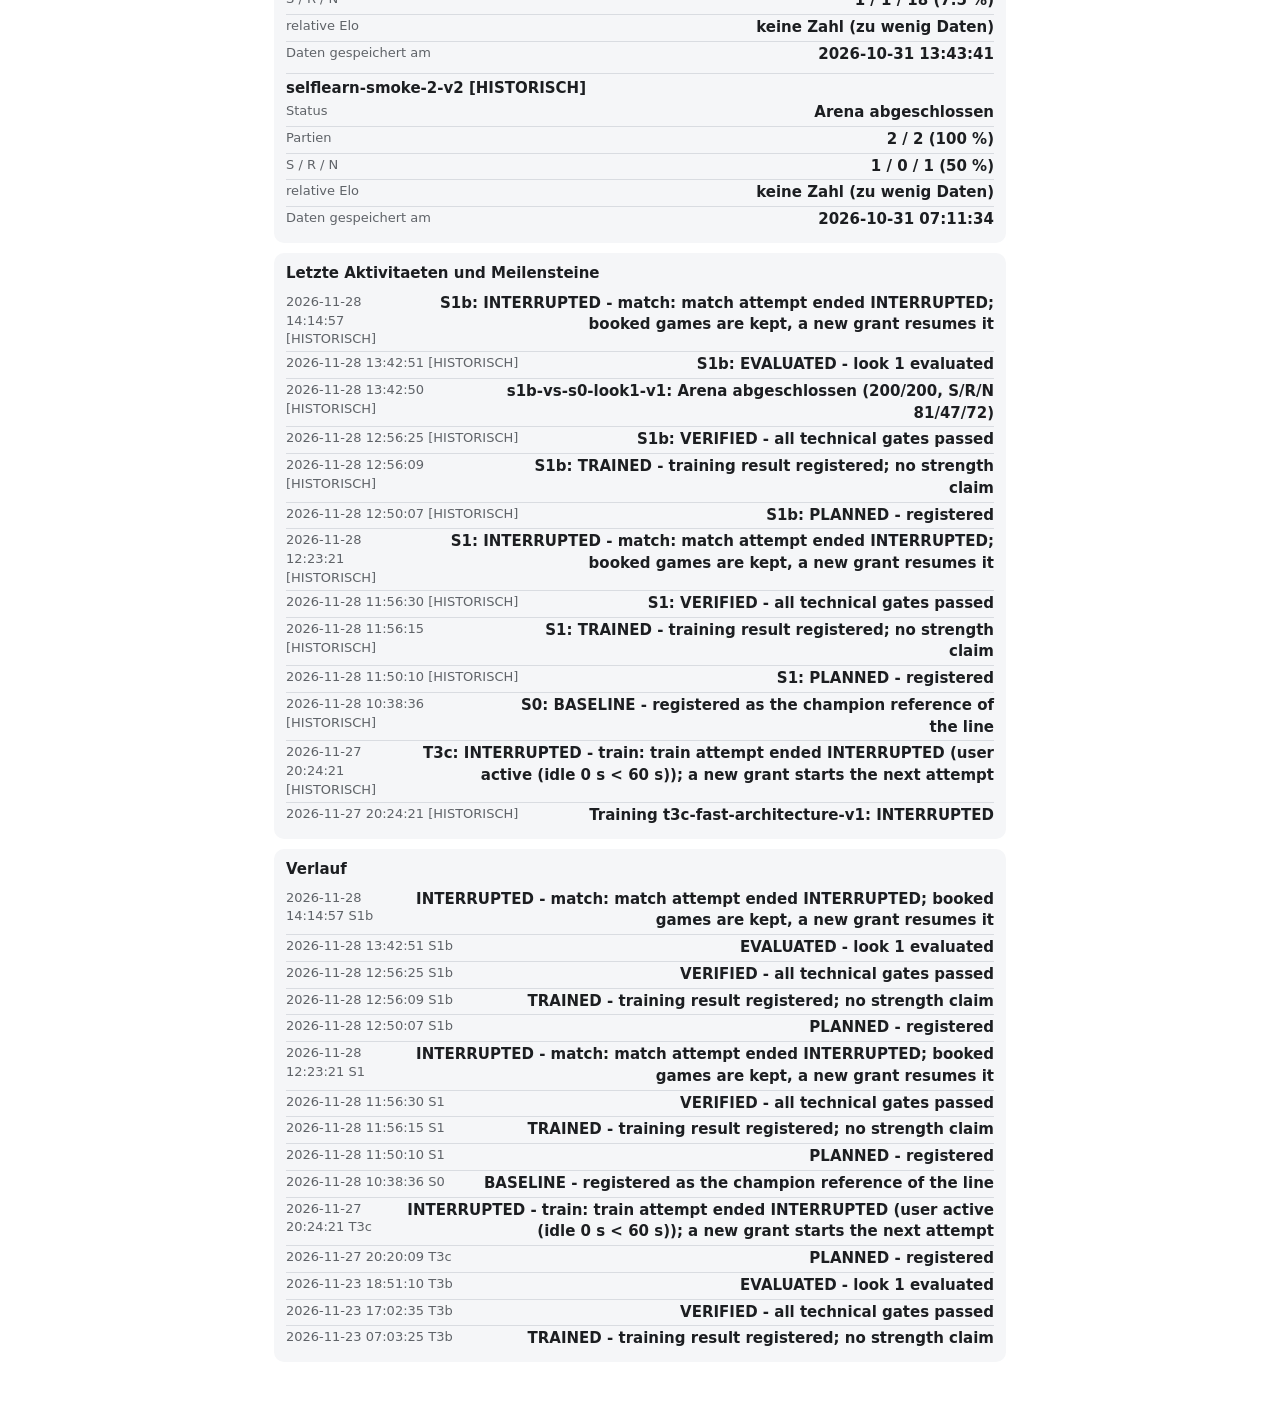
<file: status.html>
<!doctype html><html lang="de"><head><meta charset="utf-8"><meta name="viewport" content="width=device-width,initial-scale=1"><title>PROJECT ELO 4000 - Status</title>
<style>:root{--bg:#fff;--fg:#1c1e21;--mut:#5f6368;--line:#d9dce1;--card:#f5f6f8;--ok:#1b7f3b;--warn:#a05a00;--bad:#b3261e;--bar:#2563eb}@media(prefers-color-scheme:dark){:root{--bg:#15171a;--fg:#e8eaed;--mut:#9aa0a6;--line:#33373d;--card:#1f2226;--ok:#5bd17f;--warn:#f0b050;--bad:#ff8a80;--bar:#6ea8ff}}
*{box-sizing:border-box}body{margin:0;background:var(--bg);color:var(--fg);font:15px/1.45 system-ui,sans-serif}header{position:sticky;top:0;background:var(--bg);border-bottom:1px solid var(--line);padding:10px 14px;z-index:2}
main{padding:8px 14px 40px;max-width:760px;margin:0 auto}.card{background:var(--card);border-radius:10px;padding:10px 12px;margin:10px 0}.mut{color:var(--mut);font-size:13px}h2{font-size:15px;margin:0 0 6px}
.row{display:flex;justify-content:space-between;gap:10px;padding:2px 0;border-bottom:1px solid var(--line)}.row:last-child{border-bottom:0}.row b{font-weight:600;text-align:right;word-break:break-word}
.bar{height:12px;border-radius:6px;background:var(--line);overflow:hidden;margin:6px 0}.bar>i{display:block;height:100%;background:var(--bar)}.pill{display:inline-block;border-radius:10px;padding:1px 8px;font-size:12px;border:1px solid var(--line)}
.ok{color:var(--ok)}.warn{color:var(--warn)}.bad{color:var(--bad)}#stale{display:none;background:var(--warn);color:#000;padding:6px 14px;font-weight:600}a{color:var(--bar)}
@media(min-width:760px){.grid{display:grid;grid-template-columns:1fr 1fr;gap:0 12px}}</style></head><body>
<div id="stale"></div><header><b>PROJECT ELO 4000 &ndash; Status</b> <span class="mut">gehostete Kopie, nur lesend</span><div id="modebar" class="mut"></div><div class="mut" id="upd">lade&hellip;</div></header><main id="main"></main>
<script>
const INTERVAL=10000;const STALE_S=900;let S=null,lastOk=null,failSince=null,timer=null;
const el=(t,c,x)=>{const e=document.createElement(t);if(c)e.className=c;if(x!==undefined)e.textContent=x;return e};
const nv=v=>v===null||v===undefined||v===''?'nicht verfuegbar':String(v);
function spark(a){const W=300,H=40,ys=a.map(p=>p[1]),mx=Math.max(...ys),mn=Math.min(...ys),x0=a[0][0],x1=a[a.length-1][0];const s=document.createElementNS('http://www.w3.org/2000/svg','svg');s.setAttribute('viewBox','0 0 '+W+' '+H);s.setAttribute('width','100%');s.setAttribute('height',H);const pl=document.createElementNS('http://www.w3.org/2000/svg','polyline');pl.setAttribute('fill','none');pl.setAttribute('stroke','currentColor');pl.setAttribute('stroke-width','1.5');pl.setAttribute('points',a.map(p=>((p[0]-x0)/Math.max(1,x1-x0)*W).toFixed(1)+','+(H-2-(p[1]-mn)/Math.max(1e-12,mx-mn)*(H-4)).toFixed(1)).join(' '));s.append(pl);return s}
function row(k,v,cls){const r=el('div','row');r.append(el('span','mut',k));r.append(el('b',cls||'',nv(v)));return r}
function card(title){const c=el('div','card');c.append(el('h2','',title));return c}
function bar(p){const b=el('div','bar');const i=el('i');i.style.width=Math.max(0,Math.min(100,p||0))+'%';b.append(i);return b}
function dur(s){if(s===null||s===undefined)return null;s=Math.round(s);const h=Math.floor(s/3600),m=Math.floor(s%3600/60);return (h?h+' h ':'')+m+' min '+(s%60)+' s'}
function sys(c){const y=S.system||{};c.append(row('Job',({job_running:'laeuft: '+((S.job||{}).kind||'?'),waiting_for_release:'wartet auf Freigabe',idle:'kein Job',no_public_job:'kein freigegebener Live-Job (ARENA_OFFLINE)'})[y.state]||y.state,y.state==='job_running'?'ok':''));
if(S.job&&S.job.process_found===false)c.append(row('Prozess','nicht gefunden - der Lauf wurde evtl. abgebrochen, Stand der Dateien siehe unten','bad'));
if(y.public_open!==undefined)c.append(row('oeffentlicher Zugang',y.public_open?'offen bis '+String(y.public_until).replace('T',' '):'geschlossen (nur lokal)',y.public_open?'warn':''));
c.append(row('Host',y.host_state?y.host_state+(y.host_problem?' - '+y.host_problem:''):null,y.host_state?(y.host_problem?'bad':'ok'):''));c.append(row('freier RAM',y.free_ram_mb===null||y.free_ram_mb===undefined?null:y.free_ram_mb+' MB'));
c.append(row('Job-RAM (gemessen)',y.job_rss_mb===null||y.job_rss_mb===undefined?null:y.job_rss_mb+' MB'));c.append(row('Job-CPU-Zeit',y.job_cpu_s===null||y.job_cpu_s===undefined?null:y.job_cpu_s+' s'));
c.append(row('freie Platte',y.free_disk_gb===null||y.free_disk_gb===undefined?null:y.free_disk_gb+' GB'));c.append(row('Leerlauf (Windows)',y.idle_s===null||y.idle_s===undefined?null:y.idle_s+' s'));
const b=y.budget;c.append(row('Budget 24 h',b?b.used_24h_h+' / '+b.cap_24h_h+' h (frei '+(b.cap_24h_h-b.used_24h_h).toFixed(2)+' h)':null));c.append(row('Budget 7 d',b?b.used_7d_h+' / '+b.cap_7d_h+' h (frei '+(b.cap_7d_h-b.used_7d_h).toFixed(2)+' h)':null));
if(y.last_stop)c.append(row('letzter Stopp ('+y.last_stop.where+')',y.last_stop.reason,'bad'))}
function render(){const m=document.getElementById('main');m.replaceChildren();const L=S.lineage||{items:[]};
const mb=document.getElementById('modebar');mb.textContent=S.arena_mode==='ARENA_LIVE'?'ARENA_LIVE - freigegebene Live-Sitzung bis '+String((S.arena_session||{}).until||'?').replace('T',' '):'ARENA_OFFLINE - keine freigegebene Live-Arena; unten stehen nur historische Ergebnisse';mb.className=S.arena_mode==='ARENA_LIVE'?'warn':'mut';
const P=S.project||{};let c=card('Projektstand');c.append(row('Champion (Referenz)',P.champion,'ok'));c.append(row('beste akzeptierte Netzgeneration',L.best_accepted));c.append(row('Netzgenerationen registriert',(L.items||[]).length));c.append(row('Arena-Modus',S.arena_mode,S.arena_mode==='ARENA_LIVE'?'warn':''));c.append(row('Stand der Daten',S.time.replace('T',' ')));
if(S.arena_hidden_local_note)c.append(row('Hinweis (nur lokal)',S.arena_hidden_local_note,'warn'));if(P.policy)c.append(row('Policy v'+P.policy.policy_version,'RAM >= '+P.policy.ram_start_min_mb+' MB, Leerlauf >= '+P.policy.user_idle_min_s+' s, Platte >= '+P.policy.disk_min_gb+' GB'));
c.append(el('div','mut','HISTORISCH = abgeschlossen oder gespeichert, AKTUELL = laeuft jetzt, GEPLANT = registriert aber nicht gestartet, nicht verfuegbar = unbekannt.'));m.append(c);
c=card('Systemstatus');sys(c);m.append(c);
(S.lineage_arena||[]).forEach(x=>{c=card('Arena '+x.candidate+' gegen '+x.reference+' · '+x.status+(x.preliminary?' · VORLAEUFIG':''));c.append(row('Match / Look / Versuch',x.match_id+' / '+x.look+' / '+nv(x.attempt_no)));c.append(row('Plan-Hash',String(x.plan_sha256).slice(0,16)+'...'));
c.append(bar(x.pairs_planned?Math.round(100*x.pairs_complete/x.pairs_planned):0));c.append(row('vollstaendige Paare',x.pairs_complete+' / '+x.pairs_planned+' ('+x.games_booked+' von '+x.games_planned+' Partien, '+x.games_missing+' fehlen)'));
c.append(row(x.candidate+' Siege / Remis / '+x.reference+' Siege',x.candidate_wins+' / '+x.draws+' / '+x.reference_wins));c.append(row('Punkte von '+x.candidate,x.candidate_score_pct===null||x.candidate_score_pct===undefined?null:x.candidate_score_pct+' %'));
c.append(row('vorlaeufige relative Elo',x.elo_preliminary===null||x.elo_preliminary===undefined?'zu wenige vollstaendige Paare':x.elo_preliminary.toFixed(1)+' ['+nv(x.ci95_preliminary&&x.ci95_preliminary[0])+'; '+nv(x.ci95_preliminary&&x.ci95_preliminary[1])+'] (95 %)'));
if(x.adjusted_preview&&x.preliminary)c.append(row('Vorschau angepasstes Intervall',x.adjusted_preview.lo.toFixed(1)+' bis '+x.adjusted_preview.hi.toFixed(1)+' (zaehlt erst am Auswertungspunkt)'));
if(x.decision)c.append(row('offizielle Entscheidung',x.decision.outcome+(x.decision.final?'':' (vorlaeufig, Erweiterung moeglich)')+': '+nv(x.decision.lo)+' bis '+nv(x.decision.hi)+' Elo gegen '+x.reference,x.decision.outcome==='ACCEPTED'?'ok':x.decision.outcome==='REJECTED'?'bad':'warn'));
c.append(el('div','mut',x.evaluation_point));c.append(el('div','mut',x.note));m.append(c)});
const CH=S.chain;if(CH&&CH.nodes){c=card('Generationskette');c.append(row('Referenz (beste akzeptierte Generation)',CH.reference,'ok'));c.append(row('aktuelle Generation',CH.current));c.append(row('Stand',String(CH.time).replace('T',' ')));
const SL={done:'fertig',release:'wartet auf Freigabe',registration:'Plan fehlt (leicht)',pending:'offen',failed:'nicht bestanden',blocked:'gesperrt'};
CH.nodes.forEach(n=>{const d=el('div','');d.style.cssText='border-top:1px solid var(--line);margin-top:8px;padding-top:6px';const h=el('div','');h.append(el('b','',n.generation_id+' '));h.append(el('span','pill '+(n.status==='ACCEPTED'?'ok':n.status==='REJECTED'||n.status==='GATE_FAILED'||n.status==='FAILED'?'bad':n.status==='INCONCLUSIVE'||n.status==='INTERRUPTED'||n.status==='AWAITING_RELEASE'?'warn':''),n.label));if(n.is_reference)h.append(el('span','pill ok','Referenz'));d.append(h);
if(n.claim)d.append(row(n.claim.code==='proven_stronger'?'Nachweislich staerker':n.claim.code==='baseline'?'Einordnung':'Kein Staerkenachweis',n.claim.text,n.claim.code==='proven_stronger'?'ok':''));d.append(row('Stufen',n.stages.map(s=>s.name+': '+(SL[s.state]||s.state)).join(' | ')));if(n.result){d.append(row('Ergebnis',n.result.outcome+(n.result.lo!==null&&n.result.lo!==undefined?' ('+n.result.lo+' bis '+n.result.hi+' Elo gegen '+n.result.reference+')':'')));if(n.result.reason)d.append(el('div','mut',n.result.reason))}
(n.history_results||[]).forEach(r=>d.append(row('frueher gemessen',r.vs+': '+r.elo+' Elo ('+r.games+' Partien)')));if(n.gate){const q=n.gate;q.attempts.forEach(a=>d.append(row('Gate-Versuch '+a.attempt_no,a.outcome+(a.cpu_s!=null?' ('+a.cpu_s+' s CPU, '+a.wall_s+' s)':''),a.result_attempt?(q.limits_ok?'ok':'bad'):'warn')));if(q.other_checks_passed)d.append(row('technische Pruefungen',(q.checks-1)+' von '+(q.checks-1)+' bestanden (ohne Ressourcenpruefung)','ok'));if(q.original)d.append(row('urspruengliche Gate-Entscheidung','nicht bestanden: '+(q.original.failed||[]).join(', ')+(q.evaluation_error?' (Bewertungsfehler der alten Regel, durch den ergebnisliefernden Versuch widerlegt)':''),'warn'));if(q.corrected)d.append(row('korrigierte Entscheidung','Gate bestanden (neu bewertet aus den vorhandenen Nachweisen)','ok'));else if(q.pending_correction)d.append(row('Korrektur','belegt, noch nicht ausgefuehrt','warn'));d.append(el('div','mut',q.strength_note))}d.append(row('naechster Schritt',n.next.text));c.append(d)});
(CH.development||[]).forEach(x=>c.append(row('Entwicklung '+x.generation_id+' gegen '+x.reference,x.outcome+(x.final?'':' (vorlaeufig)')+': '+(x.elo_gain==null?'-':x.elo_gain.toFixed(1))+' Elo relativ, angepasstes Intervall '+(x.adjusted_lo==null?'-':x.adjusted_lo.toFixed(1))+' bis '+(x.adjusted_hi==null?'-':x.adjusted_hi.toFixed(1))+', '+x.n_pairs+' Paare')));c.append(el('div','mut',CH.absolute_note||''));
if((CH.placeholders||[]).length)c.append(el('div','mut','Danach: '+CH.placeholders.join(', ')+' (noch nicht vorbereitet)'));
(CH.pending_releases||[]).forEach(q=>c.append(row('ausstehende Freigabe',q.generation+': '+q.stage+(q.attempt_no?' (Versuch '+q.attempt_no+')':''),'warn')));if((CH.problems||[]).length)CH.problems.forEach(p=>c.append(row('Hinweis',p,'bad')));
if(CH.budget)c.append(row('Rechenbudget',CH.budget.used_24h_h+' / '+CH.budget.limit_24h_h+' h (24 h), '+CH.budget.used_7d_h+' / '+CH.budget.limit_7d_h+' h (7 d)'));m.append(c)}
c=card('Generationen');c.append(row('beste akzeptierte Generation',L.best_accepted,'ok'));(L.items||[]).forEach(g=>{const d=el('div','');d.style.cssText='border-top:1px solid var(--line);margin-top:8px;padding-top:6px';
const h=el('div','');h.append(el('b','',g.generation_id+' '));h.append(el('span','pill '+(g.status==='ACCEPTED'?'ok':g.status==='REJECTED'||g.status==='FAILED'||g.status==='GATE_FAILED'?'bad':g.status==='INCONCLUSIVE'||g.status==='AWAITING_RELEASE'||g.status==='INTERRUPTED'?'warn':''),g.status));d.append(h);
d.append(row('Eltern',g.parent));d.append(row('Netz (SHA-256)',g.net_sha256?g.net_sha256.slice(0,16)+'...':null));if(g.seed!==null&&g.seed!==undefined)d.append(row('Seed',g.seed));
d.append(row('naechster Schritt',g.next&&g.next.step?g.next.step+(g.next.heavy?(g.next.grant_ok?' (Grant vorhanden)':' - wartet auf Freigabe'):' (leicht)'):(g.status==='BASELINE'?'-':'kein weiterer Schritt')));
if(g.reason)d.append(row('Begruendung',g.reason));if(g.hypothesis)d.append(el('div','mut','Hypothese: '+g.hypothesis));c.append(d)});m.append(c);
if((P.training_history||[]).length){c=card('Trainingsverlauf');P.training_history.forEach(t=>{const d=el('div','');d.style.cssText='border-top:1px solid var(--line);margin-top:6px;padding-top:4px';d.append(el('b','',nv(t.candidate_id)+' ['+t.data_class+']'));d.append(row('Lauf / Seed',nv(t.run_id)+' / '+nv(t.seed)));d.append(row('Status',t.status));d.append(row('Schritte',t.steps));d.append(row('Trainingsverlust (zuletzt)',t.final_train_loss));d.append(row('Validierungsverlust',t.val_loss));d.append(row('gebuchte Rechenzeit',t.booked_s===null||t.booked_s===undefined?null:Math.round(t.booked_s)+' s'));if((t.loss_series||[]).length>1)d.append(spark(t.loss_series));c.append(d)});m.append(c)}
const T=S.training;if(T){c=card(T.state_label||'Training');if(T.stopped_note)c.append(el('div','mut',T.stopped_note));c.append(row('Daten gespeichert am',T.last_data_time?T.last_data_time.replace('T',' '):null));c.append(row('Lauf / Kandidat',T.run_id+' / '+nv(T.candidate_id)));c.append(row('Status',T.status,T.status==='RUNNING'?'ok':T.status==='COMPLETED'?'':'warn'));
c.append(bar(T.progress_pct));c.append(row('Fortschritt',T.progress_pct+' % (Schritt '+T.step+' / '+T.total_steps+', Lauf '+T.run_index+' von '+T.runs_requested+')'));c.append(row('Epoche',T.epoch===null||T.epoch===undefined?null:T.epoch+' / '+T.epochs));
c.append(row('Trainingsverlust',T.train_loss));c.append(row('Validierungsverlust',T.val_loss));c.append(row('verstrichen',dur(T.elapsed_s)));c.append(row('Restzeit (Schaetzung)',dur(T.remaining_s_estimate)));c.append(el('div','mut',T.estimate_note));
c.append(row('Seed / Rezept',nv(T.seed)+' / '+nv(T.recipe_sha256).slice(0,12)));c.append(row('Checkpoint',T.checkpoint?(T.checkpoint.ckpt_last?'ckpt_last vorhanden':'noch keiner')+(T.checkpoint.net_last?', Netz geschrieben':''):null));
c.append(row('Netz-Hash',T.result_net_sha256?T.result_net_sha256.slice(0,16)+'...':null));if(T.stalled)c.append(row('Warnung','keine Fortschrittsmeldung seit '+dur(T.last_progress_age_s),'bad'));
if(T.stopped_because||T.error)c.append(row('Unterbrechung / Fehler',T.stopped_because||T.error,'bad'));m.append(c)}
const A=S.match;if(A){c=card(A.state_label||'Arena');if(A.stopped_note)c.append(el('div','mut',A.stopped_note));c.append(row('Daten gespeichert am',A.last_data_time?A.last_data_time.replace('T',' '):null));c.append(row('Match',A.match_id+' ('+A.status+')'));c.append(row('Spieler',A.subject+' gegen '+A.opponent));c.append(bar(A.progress_pct));
c.append(row('Partien',A.booked+' / '+A.planned+' ('+A.progress_pct+' %), verbleibend '+A.remaining));c.append(row('Siege / Remis / Niederlagen',A.w+' / '+A.d+' / '+A.l));c.append(row('Punkte',A.score_pct===null||A.score_pct===undefined?null:A.score_pct+' %'));
c.append(row('relative Elo',A.elo===null||A.elo===undefined?'keine Zahl: zu wenig Daten':A.elo+'  ['+nv(A.ci95&&A.ci95[0])+'; '+nv(A.ci95&&A.ci95[1])+']'));c.append(el('div','mut',A.elo_note));
c.append(row('Eroeffnungspaare',A.pairs_done+' / '+A.pairs_planned+(A.inherited?' (davon '+A.inherited+' Partien uebernommen)':'')));c.append(row('Zeitueberschreitungen',A.time_forfeits));c.append(row('Abbrueche (nicht gezaehlt)',A.aborted_not_counted));
c.append(row('Restlaufzeit (Schaetzung)',dur(A.remaining_s_estimate)));if(A.stalled)c.append(row('Warnung','keine Fortschrittsmeldung seit '+dur(A.last_progress_age_s),'bad'));if(A.stopped_because)c.append(row('letzter Stopp',A.stopped_because,'bad'));m.append(c)}
if((S.matches||[]).length){c=card('Matches und historische Ergebnisse');S.matches.forEach(x=>{const d=el('div','');d.style.cssText='border-top:1px solid var(--line);margin-top:6px;padding-top:4px';d.append(el('b','',x.match_id+' ['+x.data_class+']'));d.append(row('Status',x.state_label));d.append(row('Partien',x.booked+' / '+x.planned+' ('+x.progress_pct+' %)'));d.append(row('S / R / N',x.w+' / '+x.d+' / '+x.l+(x.score_pct===null||x.score_pct===undefined?'':'  ('+x.score_pct+' %)')));d.append(row('relative Elo',x.elo===null||x.elo===undefined?'keine Zahl (zu wenig Daten)':x.elo+'  ['+nv(x.ci95&&x.ci95[0])+'; '+nv(x.ci95&&x.ci95[1])+']'));d.append(row('Daten gespeichert am',x.last_data_time?x.last_data_time.replace('T',' '):null));c.append(d)});m.append(c)}
if((P.milestones||[]).length){c=card('Letzte Aktivitaeten und Meilensteine');P.milestones.forEach(t=>c.append(row(t.time.replace('T',' ')+'  ['+t.data_class+']',t.text)));m.append(c)}
c=card('Verlauf');(L.timeline||[]).slice().reverse().slice(0,15).forEach(t=>c.append(row(t.time.replace('T',' ')+'  '+t.generation_id,t.status+' - '+t.why)));m.append(c);
document.getElementById('upd').textContent='Stand '+S.time.replace('T',' ')+' (Server)'}
function tick(){if(lastOk===null)return;const a=Math.round((Date.now()-lastOk)/1000);const u=document.getElementById('upd');if(S)u.textContent='Stand '+S.time.replace('T',' ')+' - vor '+a+' s abgefragt';
const st=document.getElementById('stale');if(failSince){st.style.display='block';st.textContent='Server nicht erreichbar seit '+new Date(failSince).toLocaleTimeString()+' - letzte bekannte Daten von '+S.time.replace('T',' ')}else if(S&&S.epoch&&(Date.now()/1000-S.epoch)>STALE_S){st.style.display='block';st.textContent='PC offline oder Daten nicht aktuell - Stand '+S.time.replace('T',' ')+' (vor '+dur(Date.now()/1000-S.epoch)+')'}else st.style.display='none'}
async function load(){try{const r=await fetch('snapshot.json?t='+Date.now(),{cache:'no-store'});if(!r.ok)throw new Error('HTTP '+r.status);S=await r.json();lastOk=Date.now();failSince=null;render()}catch(e){if(!failSince)failSince=Date.now();if(!S)document.getElementById('main').textContent='Fehler: '+e.message}tick()}
function start(){load();timer=setInterval(()=>{if(!document.hidden)load()},INTERVAL);setInterval(tick,1000)}
document.addEventListener('visibilitychange',()=>{if(!document.hidden)load()});start();
</script></body></html>
</file>
<file: static/style.css>
:root{--bg:#0b0f14;--panel:#131a22;--panel2:#1a232e;--line:#263241;--text:#e8eef5;--muted:#8fa1b3;--accent:#4cc2ff;--good:#3ecf8e;--warn:#f5b84b;--bad:#ff6b6b;--live:#ff4d6d;
--light:#e9d9b8;--dark:#8a6a45;--hl:rgba(255,214,10,.45);--r:14px}
*{box-sizing:border-box;-webkit-tap-highlight-color:transparent}
html,body{margin:0;background:var(--bg);color:var(--text);font:16px/1.4 system-ui,-apple-system,"Segoe UI",Roboto,sans-serif}
body{padding-bottom:calc(72px + env(safe-area-inset-bottom));min-height:100vh}
a{color:var(--accent)}
.top{position:sticky;top:0;z-index:5;display:flex;justify-content:space-between;align-items:center;gap:8px;padding:calc(8px + env(safe-area-inset-top)) 14px 8px;background:rgba(11,15,20,.92);backdrop-filter:blur(8px);border-bottom:1px solid var(--line)}
.brand{display:flex;align-items:center;gap:10px}.brand b{font-size:15px;letter-spacing:.04em}.brand small{display:block;color:var(--muted);font-size:11px}
.logo{font-size:30px;color:var(--accent)}
.fresh{display:flex;align-items:center;gap:6px;font-size:12px;color:var(--muted);white-space:nowrap}
.dot{width:10px;height:10px;border-radius:50%;background:var(--muted);display:inline-block}.dot.ok{background:var(--good)}.dot.stale{background:var(--warn)}.dot.err{background:var(--bad)}
.banner{margin:8px 12px;padding:10px 12px;border-radius:10px;background:#3a2a10;border:1px solid var(--warn);color:#ffd88a;font-size:14px}.banner.err{background:#3a1515;border-color:var(--bad);color:#ffb3b3}
main{padding:10px 12px;max-width:760px;margin:0 auto}
.pad{padding:16px}.muted{color:var(--muted)}.small{font-size:13px}.tiny{font-size:11px}
.card{background:var(--panel);border:1px solid var(--line);border-radius:var(--r);padding:14px;margin:0 0 12px}
.card h2{margin:0 0 8px;font-size:15px;letter-spacing:.03em;display:flex;justify-content:space-between;align-items:center;gap:8px}
.card h3{margin:10px 0 4px;font-size:14px}
.kv{display:grid;grid-template-columns:auto 1fr;gap:4px 12px;font-size:14px}.kv div:nth-child(odd){color:var(--muted)}
.big{font-size:28px;font-weight:700}
.pill{display:inline-block;font-size:11px;font-weight:600;border-radius:999px;padding:2px 9px;border:1px solid var(--line);color:var(--muted);white-space:nowrap}
.pill.live{color:#fff;background:var(--live);border-color:var(--live)}.pill.hist{color:var(--accent);border-color:var(--accent)}.pill.na{color:var(--warn);border-color:var(--warn)}
.pill.good{color:var(--good);border-color:var(--good)}.pill.bad{color:var(--bad);border-color:var(--bad)}.pill.warn{color:var(--warn);border-color:var(--warn)}
.row{display:flex;gap:8px;align-items:center;flex-wrap:wrap}.grow{flex:1}
.btn{appearance:none;border:1px solid var(--line);background:var(--panel2);color:var(--text);border-radius:12px;min-height:48px;min-width:48px;padding:0 14px;font-size:18px;cursor:pointer}
.btn:active{transform:scale(.97)}.btn.on{border-color:var(--accent);color:var(--accent)}.btn.sm{min-height:38px;font-size:14px}
input,select{background:var(--panel2);border:1px solid var(--line);color:var(--text);border-radius:12px;min-height:46px;padding:0 12px;font-size:16px;width:100%}
.filters{display:grid;grid-template-columns:1fr 1fr;gap:8px;margin-bottom:10px}.filters input{grid-column:1/3}
.game{display:block;text-decoration:none;color:inherit;background:var(--panel);border:1px solid var(--line);border-radius:12px;padding:10px 12px;margin-bottom:8px}
.game .t{display:flex;justify-content:space-between;gap:8px;font-weight:600;font-size:14px}.game .s{color:var(--muted);font-size:12px;margin-top:3px}
.res{font-variant-numeric:tabular-nums;font-weight:700}
.ms{display:grid;gap:8px}.ms .m{display:grid;grid-template-columns:28px 1fr auto;gap:8px;align-items:center}
.ms .n{width:28px;height:28px;border-radius:50%;display:grid;place-items:center;font-weight:700;background:var(--panel2);border:2px solid var(--line)}
.ms .done .n{background:var(--good);border-color:var(--good);color:#04130b}.ms .prepared .n{border-color:var(--accent);color:var(--accent)}.ms .deferred .n{border-color:var(--warn);color:var(--warn)}.ms .in_progress .n{border-color:var(--accent)}
.bar{height:8px;border-radius:6px;background:var(--panel2);overflow:hidden}.bar i{display:block;height:100%;background:var(--accent)}
.boardwrap{position:relative;width:100%;max-width:520px;margin:0 auto;touch-action:pan-y}
svg.board{width:100%;height:auto;display:block;border-radius:8px;user-select:none}
.evalbar{height:10px;border-radius:5px;overflow:hidden;background:#222;margin:8px 0}.evalbar i{display:block;height:100%;background:#eee;transition:width .25s}
.players{display:flex;justify-content:space-between;gap:8px;font-size:14px;margin:6px 0}.players b{display:block}
.moves{display:flex;flex-wrap:wrap;gap:4px;max-height:200px;overflow:auto;margin-top:8px}
.moves button{font-size:14px;min-height:34px;padding:0 8px;border-radius:8px;border:1px solid var(--line);background:var(--panel2);color:var(--text)}.moves button.cur{background:var(--accent);color:#04121a;border-color:var(--accent)}
.moves .no{color:var(--muted);font-size:12px;align-self:center;padding:0 2px}
table{width:100%;border-collapse:collapse;font-size:13px}th,td{padding:6px 4px;text-align:left;border-bottom:1px solid var(--line);vertical-align:top}th{color:var(--muted);font-weight:500}
.scroll{overflow-x:auto}
.tabs{position:fixed;bottom:0;left:0;right:0;z-index:6;display:grid;grid-auto-flow:column;grid-auto-columns:1fr;background:rgba(19,26,34,.97);border-top:1px solid var(--line);padding-bottom:env(safe-area-inset-bottom)}
.tabs a{display:flex;flex-direction:column;align-items:center;gap:1px;padding:8px 2px;color:var(--muted);text-decoration:none;font-size:11px;min-height:56px}.tabs i{font-style:normal;font-size:22px;line-height:1}.tabs a.on{color:var(--accent)}
pre{white-space:pre-wrap;word-break:break-word;background:var(--panel2);padding:10px;border-radius:10px;font-size:12px;max-height:50vh;overflow:auto}
.issue{border-left:3px solid var(--warn);padding:6px 10px;margin:6px 0;background:var(--panel2);border-radius:0 8px 8px 0;font-size:13px}.issue.high{border-color:var(--bad)}
.note{border-left:3px solid var(--accent);padding:8px 10px;margin:8px 0;background:var(--panel2);border-radius:0 8px 8px 0;font-size:13px;color:var(--muted)}
svg.forest{width:100%;height:auto}
@media (min-width:720px){main{padding:16px}}

.tabs a{font-size:10px}
.strip{display:flex;gap:3px;flex-wrap:wrap;margin:6px 0}.strip b{width:18px;height:18px;border-radius:4px;display:grid;place-items:center;font-size:10px;color:#04130b}.strip .W{background:var(--good)}.strip .D{background:#8fa1b3}.strip .L{background:var(--bad)}
.clocks{display:flex;justify-content:space-between;font-variant-numeric:tabular-nums;font-size:15px;margin:6px 0}.clocks .turn{color:var(--accent);font-weight:700}
svg.tl{width:100%;height:auto}

/* ---- look: deep navy cards, steel-blue board, green accents (reference screenshot) ---- */
:root{--bg:#0b1322;--panel:#121c31;--panel2:#18243d;--line:#1d2b47;--text:#e9eef7;--muted:#8b9bb5;--accent:#4a8fe7;--good:#2fd07a;--warn:#f2b441;--bad:#f0605d;--live:#ff4d6d;--r:18px}
body{background:radial-gradient(1200px 500px at 50% -120px,#13223f 0,var(--bg) 60%) fixed}
.top{background:rgba(11,19,34,.94);border-bottom:1px solid var(--line)}
.logo{width:40px;height:40px;border-radius:12px;background:#17335c;display:grid;place-items:center;font-size:24px;color:#6db0ff}
.brand b{font-size:16px;letter-spacing:.02em}
.card{border-radius:var(--r);background:linear-gradient(180deg,#131e35,#101a2e);box-shadow:0 6px 18px rgba(0,0,0,.28)}
.card h2{font-size:15px;font-weight:700;letter-spacing:0}
.card h2::before{content:"";width:8px;height:8px;border-radius:50%;background:var(--accent);margin-right:8px;box-shadow:0 0 0 4px rgba(74,143,231,.18);flex:none}
.card h2>span:first-child{flex:1}
.pill{border-radius:8px;padding:3px 10px;font-weight:700;background:rgba(255,255,255,.04)}
.pill.live{background:var(--live)}.pill.good{background:rgba(47,208,122,.14)}.pill.bad{background:rgba(240,96,93,.14)}.pill.warn{background:rgba(242,180,65,.14)}.pill.hist{background:rgba(74,143,231,.14)}
.tabs{background:rgba(14,23,41,.98);border-top:1px solid var(--line)}.tabs a{text-transform:uppercase;letter-spacing:.04em;font-weight:600}.tabs a.on{color:var(--good)}.tabs a.on i{filter:drop-shadow(0 0 6px rgba(47,208,122,.5))}
svg.board{border-radius:10px}
.players b{font-size:15px}
.moves button{border-radius:10px;background:var(--panel2);border-color:var(--line)}.moves button.cur{background:#f4d03f;color:#1b1500;border-color:#f4d03f;font-weight:700}
.btn{border-radius:14px;background:var(--panel2)}
.evalbar{background:#2a3550;height:8px}
.stat{margin:12px 0}.stat .lab{display:flex;justify-content:space-between;align-items:baseline;font-size:14px;color:var(--muted)}.stat .lab b{font-size:22px;color:var(--text)}
.track{height:8px;border-radius:5px;background:#26344f;overflow:hidden}.track i{display:block;height:100%;border-radius:5px;background:#eef2f8}.track.alt i{background:#7f8ba0}
.cats{width:100%;border-collapse:separate;border-spacing:0 6px}.cats th{font-size:11px;letter-spacing:.06em;text-transform:uppercase;color:var(--muted);text-align:center;border:0}.cats th:first-child,.cats td:first-child{text-align:left}
.cats td{border:0;padding:4px;text-align:center;font-size:14px}.cats td .ico{display:inline-grid;place-items:center;width:26px;height:26px;border-radius:50%;margin-right:8px;font-size:13px;color:#06140d;vertical-align:middle}
.cnt{display:inline-block;min-width:44px;padding:5px 0;border-radius:8px;background:rgba(47,208,122,.16);color:var(--good);font-weight:700}.cnt.d{background:rgba(139,155,181,.16);color:#c3cde0}.cnt.l{background:rgba(240,96,93,.16);color:var(--bad)}
.ico.w{background:var(--good)}.ico.d{background:#9aa7bf}.ico.l{background:var(--bad)}
svg.ev{width:100%;height:auto;display:block}

/* ---- game header, move chips, move-quality colours (reference screenshot) ---- */
.hdr{display:flex;align-items:center;gap:10px}.hdr b{font-size:17px}.avatar{width:42px;height:42px;border-radius:12px;background:#17335c;display:grid;place-items:center;font-size:24px;color:#6db0ff;flex:none}
.vs{display:flex;align-items:center;gap:8px;margin:10px 0 4px;font-size:15px}.vs b{font-weight:700}
.cb{display:inline-grid;place-items:center;width:22px;height:22px;border-radius:6px;border:1px solid #3a4a6b;background:#0f1a30;color:#dfe6f3;font-size:12px;font-weight:700}
.opening{display:flex;justify-content:space-between;align-items:center;font-size:13px;margin:2px 0 10px;padding-bottom:10px;border-bottom:1px solid var(--line)}.resword{font-weight:700;color:var(--muted)}.resword.win{color:var(--good)}
.chips{display:flex;gap:8px;overflow-x:auto;margin:8px 0;padding-bottom:2px}.chip{flex:none;min-height:36px;padding:0 14px;border-radius:10px;border:1px solid var(--line);background:#0f1a30;color:#c9d4e8;font-size:14px;font-weight:600}.chip.cur{background:#f4d03f;border-color:#f4d03f;color:#1b1500}
.ico.c-best,.cnt.c-best{--c:47,208,122}.ico.c-excellent,.cnt.c-excellent{--c:126,217,87}.ico.c-good,.cnt.c-good{--c:168,191,74}.ico.c-inacc,.cnt.c-inacc{--c:242,199,68}.ico.c-mistake,.cnt.c-mistake{--c:242,139,60}.ico.c-blunder,.cnt.c-blunder{--c:240,96,93}
.cats td .ico[class*="c-"]{background:rgb(var(--c));font-weight:800}.cnt[class*="c-"]{background:rgba(var(--c),.16);color:rgb(var(--c))}

/* generations dashboard (Arena page) */
.lineage .lgrid{display:grid;grid-template-columns:1fr 1fr;gap:12px;margin:6px 0 14px}.lstat .lab{color:var(--muted);font-size:13px}.lstat .lbig{font-size:30px;font-weight:700;line-height:1.15}.lstat .lsub{color:var(--muted);font-size:13px}
.lineage .lhead{display:flex;justify-content:space-between;align-items:baseline;margin:14px 0 8px;font-size:15px}
.stepper{list-style:none;margin:0 0 6px;padding:0;display:flex;align-items:flex-start}
.stepper li{flex:1;display:flex;flex-direction:column;align-items:center;gap:4px;position:relative;font-size:12px;color:var(--muted)}
.stepper li i{font-style:normal;width:26px;height:26px;border-radius:50%;border:2px solid var(--line);display:flex;align-items:center;justify-content:center;background:var(--panel);z-index:1;font-size:14px}
.stepper li::before{content:"";position:absolute;top:12px;left:-50%;width:100%;height:2px;background:var(--line)}
.stepper li:first-child::before{display:none}
.stepper li.done i{border-color:var(--good);color:var(--good)}.stepper li.done::before{background:var(--good)}
.stepper li.current i{border-color:var(--accent);color:var(--accent)}.stepper li.current{color:var(--text)}
.stepper li.failed i{border-color:var(--bad);color:var(--bad)}
.ltable{width:100%;border-collapse:collapse;font-size:14px}.ltable td{padding:9px 6px;border-top:1px solid var(--line)}.ltable td:first-child{font-weight:700;width:14%}.ltable td:last-child{text-align:right}
.ltable th{text-align:left;padding:6px;color:var(--muted);font-weight:600;font-size:12px}.lineage ul{margin:4px 0 8px;padding-left:18px}.lineage svg{display:block;margin:4px 0}
.chainrow{display:flex;flex-wrap:wrap;align-items:center;gap:6px;margin:4px 0 12px}.chip{border:1px solid var(--line);border-radius:999px;padding:4px 12px;font-weight:700;background:var(--panel2)}.chip.ref{border-color:var(--good);color:var(--good)}.chip.cur{box-shadow:0 0 0 2px var(--accent)}.chip.ghost{opacity:.45;border-style:dashed}.arrow{color:var(--muted)}.gen{border-top:1px solid var(--line);padding-top:8px;margin-top:8px}.stepper.small li{font-size:11px}.stepper.small li i{width:22px;height:22px;font-size:12px}

/* ---- game analysis card (reference image): header, player rows around the board, analysis card, navigation ---- */
.gcard{padding:16px 14px 14px;border-radius:26px}
.gcard .hdr{margin-bottom:14px}.gcard .gtitle{font-size:22px;letter-spacing:.01em}
.gcard .pill.warn{color:#ff8a3d;background:rgba(255,138,61,.14);font-size:16px;padding:6px 14px;border-radius:12px}
.pl{display:flex;align-items:center;gap:14px;margin:10px 4px}.pl b{font-size:24px;line-height:1.15}.pl .acc{font-size:22px;color:#9fb0c9;font-weight:500}
.pl .dot{width:34px;height:34px;border-radius:50%;flex:none;border:0}.pl .dot.w{background:#f4f6fa}.pl .dot.b{background:#9fb0cf}
.gcard .boardwrap{border-radius:10px;overflow:hidden;margin:8px auto}.gcard svg.board{border-radius:0}
.anbox{margin:14px 0 10px;padding:14px 16px;border-radius:20px;background:#17284a}
.anrow{display:flex;align-items:center;gap:12px;flex-wrap:wrap}.anmove{font-size:26px}.aneval{font-size:28px}
.qpill{padding:6px 14px;border-radius:12px;font-weight:700;font-size:17px}
.anrow.alts{margin-top:12px;flex-wrap:nowrap}.anrow.alts>.muted{font-size:18px;flex:none}.anbox .chips{margin:0;flex:1}.anbox .chip{background:#22345a;border-color:transparent;min-height:40px;border-radius:14px;font-size:17px}.anbox .chip.cur{background:#f4d03f;color:#1b1500}
.nav{display:flex;align-items:center;justify-content:space-between;gap:8px;margin:8px 0}.nav button{flex:none;width:52px;height:52px;border:0;border-radius:14px;background:transparent;color:#aebbd3;font-size:28px}
.nav .zug{flex:none;padding:14px 34px;border-radius:18px;background:#1f3b66;font-size:22px;font-weight:700;color:#e9eef7}
.gmeta{text-align:center;margin:6px 0 2px}
.pl .pev{font-size:22px;font-weight:700;margin-right:6px}

/* ---- games list (reference image): search, filter pills, result-coloured cards ---- */
.fsearch{display:flex;align-items:center;gap:12px;padding:0 18px;border-radius:22px;background:#13203a;border:1px solid var(--line);margin-bottom:14px;color:#9fb0c9}.fsearch input{border:0;background:transparent;min-height:56px;padding:0;font-size:18px;color:var(--text);outline:0}
.frow{display:flex;gap:10px;margin-bottom:14px}.fsel{position:relative;flex:1 1 0;display:flex;align-items:center;gap:8px;padding:0 12px;border-radius:22px;background:#13203a;border:1px solid var(--line);color:#c9d4e8;min-width:0}
.fsel select{appearance:none;-webkit-appearance:none;border:0;background:transparent;min-height:52px;padding:0 18px 0 0;font-size:16px;font-weight:600;color:var(--text);width:100%;min-width:0;outline:0}.fsel::after{content:"";position:absolute;right:12px;top:50%;width:7px;height:7px;border-right:2px solid #c9d4e8;border-bottom:2px solid #c9d4e8;transform:translateY(-70%) rotate(45deg);pointer-events:none}
.gcountrow{display:flex;justify-content:space-between;align-items:center;margin:6px 4px 12px;color:#8b9bb5;font-size:17px;font-weight:600}.sortlab{display:inline-flex;align-items:center;gap:8px;font-size:16px;color:#aebbd3}
.game{display:flex;align-items:flex-start;gap:14px;padding:16px 16px 14px;border-radius:22px;background:linear-gradient(180deg,#131e35,#101a2e);border:1px solid var(--line);border-left:5px solid #8b9bb5;margin-bottom:14px;box-shadow:0 4px 14px rgba(0,0,0,.25)}
.game.win{border-left-color:#2fd07a}.game.draw{border-left-color:#f2c744}.game.loss{border-left-color:#f0605d}
.gico{flex:none;width:52px;height:52px;border-radius:50%;display:grid;place-items:center;background:rgba(139,155,181,.16);color:#9fb0c9}.game.win .gico{background:rgba(47,208,122,.16);color:#2fd07a}.game.draw .gico{background:rgba(242,199,68,.16);color:#f2c744}.game.loss .gico{background:rgba(240,96,93,.16);color:#f0605d}
.gbody{flex:1;min-width:0}.game .t{display:flex;justify-content:space-between;align-items:flex-start;gap:12px;font-size:18px;font-weight:700}.gname{flex:1;min-width:0;overflow-wrap:anywhere;line-height:1.25}
.game .res{flex:none;padding:6px 14px;border-radius:12px;border:2px solid #8b9bb5;color:#c9d4e8;font-size:19px;font-weight:700;white-space:nowrap}.game.win .res{border-color:#2fd07a;color:#2fd07a;background:rgba(47,208,122,.1)}.game.draw .res{border-color:#8b9bb5}.game.loss .res{border-color:#f0605d;color:#f0605d;background:rgba(240,96,93,.1)}
.gmeta{display:flex;flex-wrap:wrap;gap:6px 16px;margin-top:8px;color:#9fb0c9;font-size:15px}.gmeta span{display:inline-flex;align-items:center;gap:6px}.gtags{display:flex;flex-wrap:wrap;gap:8px;margin-top:10px}
.gtag{display:inline-flex;align-items:center;gap:6px;padding:5px 12px;border-radius:10px;background:#1a2a4a;color:#c9d4e8;font-size:15px}.ic{flex:none}
@media (max-width:430px){.fsel>svg{display:none}.fsel{padding:0 10px}.fsel select{font-size:14px;padding-right:14px}.fsearch input{font-size:16px}.fsearch{padding:0 14px}.gmeta{font-size:14px;gap:4px 12px}.game .res{font-size:17px;padding:5px 11px}.game .t{font-size:17px}.game{gap:12px;padding:14px 12px}.gico{width:46px;height:46px}}
/* compact game cards */
.game,.game{padding:9px 12px 8px;gap:10px;margin-bottom:8px;border-radius:16px;border-left-width:4px}
.gico{width:38px;height:38px}.gico svg{width:20px;height:20px}
.game .t{font-size:15px;gap:8px}.game .res{font-size:15px;padding:3px 9px;border-width:1.5px;border-radius:9px}
.gmeta{margin-top:3px;font-size:13px;gap:2px 12px}.gmeta svg{width:14px;height:14px}
.gtags{margin-top:5px;gap:6px}.gtag{padding:2px 9px;font-size:13px;border-radius:8px}.gtag svg{width:13px;height:13px}

/* ---- start page (reference image): header pill, Elo card with chart, generations card, generation columns ---- */
.fresh #fdot{display:none}.fpill{display:inline-flex;align-items:center;gap:8px;padding:5px 14px;border-radius:999px;border:1.5px solid #2fd07a;background:rgba(47,208,122,.12);color:#2fd07a;font-weight:700;font-size:14px;margin-right:8px}.fpill::before{content:"";width:9px;height:9px;border-radius:50%;background:#2fd07a}
.fpill.stale{border-color:#f2c744;background:rgba(242,199,68,.12);color:#f2c744}.fpill.stale::before{background:#f2c744}.fpill.err{border-color:#f0605d;background:rgba(240,96,93,.12);color:#f0605d}.fpill.err::before{background:#f0605d}.fresh{font-size:15px;color:#c9d4e8}
.elocard{display:flex;align-items:center;justify-content:space-between;gap:10px;padding:18px 18px;border-radius:26px;background:linear-gradient(160deg,#162744,#0f1b33 70%);border:1px solid #1f3358}.elocard .eleft{flex:1 1 auto;min-width:0}.elab{font-size:19px;color:#c9d4e8}.ebig{font-size:42px;font-weight:800;line-height:1.15;margin:4px 0 8px}
.ebadge{display:flex;align-items:center;gap:10px;flex-wrap:wrap}.bpill{padding:4px 12px;border-radius:999px;border:1.5px solid #2fd07a;background:rgba(47,208,122,.12);color:#2fd07a;font-weight:700;font-size:15px}.elochart{flex:0 0 48%;max-width:230px;height:auto}
.gens{padding:16px 14px;border-radius:26px;background:linear-gradient(160deg,#142340,#0f1a30 70%);border:1px solid #1f3358}.gens::before,.gens>h2{display:none}
.ghead{display:flex;align-items:center;gap:12px;margin-bottom:12px}.ghead b{font-size:25px;flex:1}.gtile{width:46px;height:46px;border-radius:14px;display:grid;place-items:center;background:#17335c;color:#6db0ff;flex:none}.gtile.ref{background:#2557b8;color:#fff}.gtile.bolt{background:#1b2f66;color:#6db0ff}.gtile.small{width:44px;height:44px;border-radius:12px;background:#1a2f55}
.gdate{display:inline-flex;align-items:center;gap:8px;padding:6px 12px;border-radius:12px;border:1px solid #2a4170;color:#c9d4e8;font-size:15px;white-space:nowrap}
.refcur{display:grid;grid-template-columns:1fr 1fr;border:1px solid #223961;border-radius:20px;padding:14px 16px;margin-bottom:14px;gap:0}.refcur>div:first-child{border-right:1px solid #223961;padding-right:12px}.refcur>div:last-child{padding-left:16px}.refcur .lab{color:#c9d4e8;font-size:16px}.refcur .lbig{font-size:46px;font-weight:800;line-height:1.1}.refcur .lbig.cur{color:#38d9a9}
.gens .chainrow{justify-content:center;gap:10px;margin:6px 0 4px}.gens .chip{border-radius:999px;padding:8px 22px;font-size:20px;background:#1a2a4a;border:1.5px solid #2a4170}.gens .chip.ref{border-color:#2fd07a;background:rgba(47,208,122,.12);color:#2fd07a}.gens .chip.cur{background:#f7d53a;color:#1b1500;border-color:#f7d53a}.gens .chip.ghost{opacity:.7}.gens .arrow{color:#8b9bb5;font-size:26px}
.gcols{display:grid;grid-template-columns:1fr 1fr;gap:0;margin-top:14px;border:1px solid #223961;border-radius:22px;padding:14px 4px;background:linear-gradient(180deg,rgba(20,35,64,0),rgba(60,40,110,.18))}.gcol{padding:0 14px;min-width:0}.gcol+.gcol{border-left:1px solid #223961}
.gtitle2{display:flex;align-items:center;gap:12px;font-size:22px;margin-bottom:10px}.spill{display:inline-block;padding:5px 16px;border-radius:999px;font-weight:700;font-size:16px;border:1.5px solid #2a4170;color:#6db0ff;background:rgba(74,143,231,.12)}.spill.good{border-color:#2fd07a;color:#2fd07a;background:rgba(47,208,122,.1)}.spill.bad{border-color:#f0605d;color:#f0605d;background:rgba(240,96,93,.1)}.spill.warn{border-color:#f2c744;color:#f2c744;background:rgba(242,199,68,.1)}
.gclaim{font-size:17px;line-height:1.45;margin:10px 0}.gcol .stepper{margin:12px -6px 10px}.gcol .stepper li{font-size:11px}.ghist{display:flex;gap:12px;align-items:flex-start;border-top:1px solid #223961;padding-top:12px;margin-top:8px;font-size:15px}.ghist p{margin:0 0 8px}
@media (max-width:430px){.ebig{font-size:38px}.refcur .lbig{font-size:40px}.gens .chip{padding:7px 16px;font-size:18px}.gtitle2{font-size:19px}.gclaim{font-size:15px}.gcol{padding:0 8px}}
.ghead{flex-wrap:wrap}.ghead b{flex:1 1 auto}.gdate{margin-left:auto;font-size:14px;padding:5px 10px}.fpill{font-size:13px;padding:4px 10px;margin-right:6px}.top{gap:8px}.elocard{flex-wrap:nowrap}.elochart{flex:0 1 44%;min-width:0}.elocard .eleft{min-width:0}
.spill{border-radius:16px;font-size:15px;line-height:1.3;padding:5px 12px}.gcol .gtitle2 b{min-width:0}
@media (max-width:430px){.gcol .stepper li{font-size:8.5px;letter-spacing:-.2px}.gcol .stepper li i{width:22px;height:22px;font-size:12px}.gcol .stepper li::before{top:10px}}
/* equal card height */
.game{box-sizing:border-box;height:108px;overflow:hidden;align-items:center}.gbody{min-width:0}.gname{display:-webkit-box;-webkit-line-clamp:2;-webkit-box-orient:vertical;overflow:hidden;overflow-wrap:anywhere}.gmeta{flex-wrap:nowrap;overflow:hidden;white-space:nowrap}.gtags{flex-wrap:nowrap;overflow:hidden}.gtag{white-space:nowrap}

/* ================= start page: refined look ================= */
body{background:radial-gradient(900px 420px at 85% -80px,rgba(47,208,122,.10),transparent 60%),radial-gradient(900px 520px at 0% 0,rgba(74,143,231,.16),transparent 60%),linear-gradient(180deg,#0a1222,#070d1a) fixed}
.top{backdrop-filter:blur(14px);-webkit-backdrop-filter:blur(14px);background:rgba(9,16,30,.78)}
.tabs{backdrop-filter:blur(14px);-webkit-backdrop-filter:blur(14px);background:rgba(9,16,30,.86)}
.tabs a.on{background:linear-gradient(180deg,rgba(47,208,122,.20),rgba(47,208,122,.06));border:1px solid rgba(47,208,122,.35);box-shadow:0 0 22px rgba(47,208,122,.18)}
@keyframes rise{from{opacity:0;transform:translateY(12px)}to{opacity:1;transform:none}}
#view>.card{animation:rise .5s cubic-bezier(.2,.7,.2,1) both}#view>.card:nth-child(2){animation-delay:.08s}#view>.card:nth-child(3){animation-delay:.16s}#view>.card:nth-child(4){animation-delay:.24s}
@media (prefers-reduced-motion:reduce){#view>.card{animation:none}}

.elocard{position:relative;overflow:hidden;padding:22px 20px;border-radius:30px;border:1px solid rgba(130,170,255,.20);background:radial-gradient(120% 150% at 100% 0%,rgba(47,208,122,.20),transparent 55%),radial-gradient(90% 120% at 0% 100%,rgba(74,143,231,.18),transparent 60%),linear-gradient(160deg,#172b50,#0d1a34);box-shadow:0 22px 48px rgba(0,0,0,.42),inset 0 1px 0 rgba(255,255,255,.08)}
.elocard::after{content:"";position:absolute;inset:0;background:repeating-linear-gradient(0deg,rgba(255,255,255,.028) 0 1px,transparent 1px 34px);pointer-events:none;mask-image:linear-gradient(90deg,transparent,#000 40%)}
.elab{font-size:13px;letter-spacing:.14em;text-transform:uppercase;color:#9fb6dd;font-weight:700}
.ebig{margin:8px 0 12px;line-height:1.05;font-weight:800;letter-spacing:-.02em}.enum{font-size:58px;background:linear-gradient(180deg,#ffffff 20%,#a9c6ff);-webkit-background-clip:text;background-clip:text;color:transparent;filter:drop-shadow(0 4px 18px rgba(120,170,255,.35))}.eunit{font-size:24px;font-weight:700;color:#9fb6dd;margin-left:4px}
.bpill{background:linear-gradient(180deg,rgba(47,208,122,.22),rgba(47,208,122,.08));border-color:rgba(47,208,122,.7);box-shadow:0 0 18px rgba(47,208,122,.18)}
.elochart{filter:drop-shadow(0 0 10px rgba(47,208,122,.55));z-index:1}.elocard .eleft{z-index:1}

.gens{padding:18px 14px 16px;border-radius:30px;border:1px solid rgba(130,170,255,.18);background:linear-gradient(165deg,rgba(26,44,84,.92),rgba(12,22,44,.96));box-shadow:0 22px 48px rgba(0,0,0,.40),inset 0 1px 0 rgba(255,255,255,.06)}
.ghead b{font-size:26px;letter-spacing:-.01em}.gtile{background:linear-gradient(145deg,#2a5fc4,#17408f);color:#e6f0ff;box-shadow:0 8px 20px rgba(30,90,200,.35)}.gtile.bolt{background:linear-gradient(145deg,#2a4aa6,#1a2f77)}.gtile.small{background:linear-gradient(145deg,#2a4f86,#1a3158);box-shadow:none}
.gdate{background:rgba(255,255,255,.04);border-color:rgba(130,170,255,.25)}
.refcur{border:0;padding:0;gap:12px;margin-bottom:16px}.refcur>div:first-child,.refcur>div:last-child{border:1px solid rgba(255,255,255,.08);border-radius:22px;padding:14px 16px;background:linear-gradient(160deg,rgba(255,255,255,.07),rgba(255,255,255,.02))}.refcur>div:last-child{border-color:rgba(56,217,169,.45);background:linear-gradient(160deg,rgba(56,217,169,.18),rgba(56,217,169,.04));box-shadow:0 0 28px rgba(56,217,169,.14)}
.refcur .lab{font-size:14px;color:#aab9d6}.refcur .lbig{font-size:50px;letter-spacing:-.02em;background:linear-gradient(180deg,#fff,#c3d4f5);-webkit-background-clip:text;background-clip:text;color:transparent}.refcur .lbig.cur{background:linear-gradient(180deg,#8bffd9,#2fd0a0);-webkit-background-clip:text;background-clip:text}
.gens .chip{box-shadow:0 6px 16px rgba(0,0,0,.28);border-width:1.5px;font-weight:800}.gens .chip.cur{box-shadow:0 0 0 5px rgba(247,213,58,.16),0 10px 26px rgba(247,213,58,.30)}.gens .chip.ref{box-shadow:0 0 18px rgba(47,208,122,.2)}.gens .arrow{color:#5f7399}
.gcols{border:0;padding:0;background:none;gap:12px;margin-top:16px}.gcol{padding:14px 12px 12px;border:1px solid rgba(255,255,255,.08);border-radius:22px;background:linear-gradient(170deg,rgba(255,255,255,.06),rgba(255,255,255,.015))}.gcol+.gcol{border-left:1px solid rgba(255,255,255,.08)}
.gcol.now{border-color:rgba(56,217,169,.45);box-shadow:0 0 26px rgba(56,217,169,.12);background:linear-gradient(170deg,rgba(56,217,169,.13),rgba(255,255,255,.015))}.gcol.isref{border-color:rgba(74,143,231,.4)}
.gtitle2 b{letter-spacing:-.01em}.spill{box-shadow:0 0 16px rgba(120,160,255,.10)}
.gcol .stepper li i{border-width:2px;background:#0e1a33}.gcol .stepper li.done i{box-shadow:0 0 14px rgba(47,208,122,.40);background:rgba(47,208,122,.10)}.gcol .stepper li.current i{box-shadow:0 0 0 4px rgba(74,143,231,.22),0 0 16px rgba(74,143,231,.45);background:rgba(74,143,231,.12)}
.gcol .stepper li::before{height:3px;border-radius:2px;background:rgba(255,255,255,.10)}.gcol .stepper li.done::before{background:linear-gradient(90deg,#2fd07a,#38d9a9)}
.gcol .stepper li{color:#9fb0cf}.gcol .stepper li.current{color:#fff;font-weight:700}
.ghist{border-top:1px solid rgba(255,255,255,.08)}.gclaim b{color:#fff}
.tabs a.on{border-radius:18px;margin:4px 8px}@media (max-width:430px){.gens .chainrow{gap:6px}.gens .chip{padding:6px 12px;font-size:16px}.gens .arrow{font-size:20px}.enum{font-size:52px}}

/* ================= generations card, v2: one full-width card per generation, no nested columns ================= */
.gens{padding:16px 14px 14px}
.gens .ghead{margin-bottom:12px}.gens .ghead b{font-size:22px}.gens .gdate{font-size:12.5px;padding:4px 10px}
.gens .refcur{gap:10px;margin-bottom:12px}.gens .refcur>div:first-child,.gens .refcur>div:last-child{padding:10px 14px;border-radius:18px}.gens .refcur .lab{font-size:12.5px;letter-spacing:.02em}.gens .refcur .lbig{font-size:40px;line-height:1.05}
.gens .chainrow{margin:2px 0 6px}.gens .chip{padding:5px 14px;font-size:16px}
.gens .gcols{display:flex;flex-direction:column;gap:10px;margin-top:12px}
.gens .gcol{display:flex;flex-direction:column;gap:12px;padding:14px;border-radius:20px}.gens .gcol+.gcol{border-left:1px solid rgba(255,255,255,.08)}
.gtop{display:flex;align-items:center;gap:10px}.gtop .gtile{width:38px;height:38px;border-radius:12px}.gname{font-size:22px;letter-spacing:-.01em}.gtag{font-size:11.5px;font-weight:700;letter-spacing:.06em;text-transform:uppercase;color:#9fb6dd;border:1px solid rgba(130,170,255,.3);border-radius:8px;padding:2px 8px}.gtop .spill{margin-left:auto;font-size:13px;padding:4px 12px;white-space:nowrap}
.gens .gclaim{margin:0;font-size:14.5px;line-height:1.45;color:#c4d0e6}.gens .gclaim b{color:#fff}
.gens .gcol .stepper{margin:0}.gens .gcol .stepper li{font-size:11px;letter-spacing:0;white-space:nowrap;gap:6px}.gens .gcol .stepper li i{width:24px;height:24px;font-size:13px}.gens .gcol .stepper li::before{top:11px}
.gstats{display:grid;grid-template-columns:repeat(3,1fr);gap:8px}.gstat{display:flex;flex-direction:column;gap:2px;padding:9px 10px;border-radius:14px;background:rgba(255,255,255,.05);border:1px solid rgba(255,255,255,.07);min-width:0}
.gstat .sl{font-size:11px;letter-spacing:.06em;text-transform:uppercase;color:#8fa4cc}.gstat .sv{font-size:17px;line-height:1.2;white-space:nowrap}.gstat .ss{font-size:11.5px;color:#8fa4cc}
.gverdict{display:flex;flex-direction:column;align-items:flex-start;gap:6px;margin:0}.gverdict .spill{font-size:13px;padding:4px 12px}
.gens .ghist{display:flex;flex-direction:column;gap:6px;border-top:1px solid rgba(255,255,255,.08);padding-top:10px;margin:0;font-size:14px}.ghist .hl{display:flex;align-items:center;gap:6px;font-size:11px;letter-spacing:.06em;text-transform:uppercase;color:#8fa4cc}
.hrow{display:grid;grid-template-columns:1fr auto auto;gap:10px;align-items:baseline}.hrow span:first-child{overflow:hidden;text-overflow:ellipsis;white-space:nowrap}.hrow .muted{font-size:12.5px}
@media (max-width:430px){.gens .refcur .lbig{font-size:36px}.gstat .sv{font-size:15.5px}.gens .gcol .stepper li{font-size:10.5px}.gens .gcol{padding:12px}}
.gens .gstats{grid-template-columns:.8fr .9fr 1.5fr}.gens .gstats.two{grid-template-columns:1fr 1fr}.gstats.two .sv{font-size:16px}
.devlist{display:flex;flex-direction:column;gap:10px;margin:8px 0}.dev{display:flex;flex-direction:column;gap:10px;padding:12px;border-radius:18px;border:1px solid rgba(255,255,255,.08);background:linear-gradient(170deg,rgba(255,255,255,.05),rgba(255,255,255,.012))}
.devtop{display:flex;align-items:center;justify-content:space-between;gap:8px;flex-wrap:wrap}.devtop b{font-size:17px}.devtop .spill{font-size:12.5px;padding:3px 10px}
.vsteps{list-style:none;margin:10px 0 14px;padding:0;display:flex;flex-direction:column}.vsteps li{display:grid;grid-template-columns:26px 1fr;gap:12px;position:relative;padding-bottom:12px}.vsteps li:last-child{padding-bottom:0}
.vsteps li::before{content:"";position:absolute;left:12px;top:26px;bottom:0;width:2px;background:rgba(255,255,255,.10)}.vsteps li:last-child::before{display:none}.vsteps li.done::before{background:linear-gradient(180deg,#2fd07a,rgba(47,208,122,.25))}
.vsteps li i{font-style:normal;width:26px;height:26px;border-radius:50%;border:2px solid rgba(255,255,255,.18);background:#0e1a33;display:flex;align-items:center;justify-content:center;font-size:13px;color:#8fa4cc;z-index:1}
.vsteps li.done i{border-color:#2fd07a;color:#2fd07a;background:rgba(47,208,122,.10);box-shadow:0 0 12px rgba(47,208,122,.35)}.vsteps li.current i{border-color:#4a8fe7;color:#8fc0ff;background:rgba(74,143,231,.12);box-shadow:0 0 0 4px rgba(74,143,231,.18)}
.vtxt{display:flex;flex-direction:column;gap:1px;min-width:0;padding-top:2px}.vtxt b{font-size:14.5px;line-height:1.3;color:#dfe8f8}.vtxt small{font-size:12.5px;color:#8fa4cc;line-height:1.35}.vsteps li.pending .vtxt b{color:#9fb0cf;font-weight:600}
.kv2 td{padding:9px 0;vertical-align:top;border-bottom:1px solid rgba(255,255,255,.06)}.kv2 td:first-child{width:56%;color:#aab9d6;padding-right:12px}.kv2 td:last-child{text-align:right;font-weight:600}.kv2 tr:last-child td{border-bottom:0}

/* ---- generations card, consistency pass: every field uses the same neutral panel, the same plain type as the other cards; colour only on status marks (pills, step dots) ---- */
.gens .refcur>div:first-child,.gens .refcur>div:last-child,.gens .gcol,.gens .gcol.now,.gens .gcol.isref,.gens .dev{background:linear-gradient(170deg,rgba(255,255,255,.05),rgba(255,255,255,.015));border:1px solid rgba(255,255,255,.08);box-shadow:none}
.gens .refcur .lbig,.gens .refcur .lbig.cur{background:none;-webkit-background-clip:border-box;background-clip:border-box;color:var(--text);font-size:34px;font-weight:700;letter-spacing:0}
.gens .refcur .lab,.gstat .sl,.ghist .hl{font-size:13px;letter-spacing:0;text-transform:none;font-weight:400;color:var(--muted)}
.gens .gtag{font-size:12px;letter-spacing:0;text-transform:none;font-weight:600;color:var(--muted);border-color:var(--line)}
.gstat{background:rgba(255,255,255,.04);border:1px solid rgba(255,255,255,.07)}.gstat .sv{font-size:16px;font-weight:700;letter-spacing:0}.gstat .ss{font-size:12px;color:var(--muted)}
.gens .gname,.gens .devtop b{letter-spacing:0}.gens .ghead b{letter-spacing:0}
.gens .chip.cur{background:var(--panel2);color:var(--text);border-color:var(--accent);box-shadow:none}.gens .chip.ref{box-shadow:none;background:var(--panel2)}
.gens .gtile,.gens .gtile.ref,.gens .gtile.bolt{box-shadow:none}

/* ---- current-Elo card: same neutral panel and plain type as the generations card and the other cards ---- */
.elocard{padding:16px 14px;border-radius:30px;border:1px solid rgba(130,170,255,.18);background:linear-gradient(165deg,rgba(26,44,84,.92),rgba(12,22,44,.96));box-shadow:0 22px 48px rgba(0,0,0,.40),inset 0 1px 0 rgba(255,255,255,.06)}
.elocard::after{display:none}
.elab{font-size:13px;letter-spacing:0;text-transform:none;font-weight:400;color:var(--muted)}
.ebig{margin:6px 0 10px;font-weight:700;letter-spacing:0}.enum{font-size:46px;background:none;-webkit-background-clip:border-box;background-clip:border-box;color:var(--text);filter:none}.eunit{font-size:20px;font-weight:600;color:var(--muted)}
.bpill{background:rgba(255,255,255,.05);border:1px solid rgba(255,255,255,.12);color:var(--text);box-shadow:none;font-size:13px;font-weight:600;padding:3px 12px}
.elochart{filter:none}
@media (max-width:430px){.enum{font-size:42px}}

/* ---- final alignment with the standard card of the other tabs: same radius, same panel, same border and shadow; nested fields are flat panels with a smaller radius ---- */
.elocard,.gens{padding:14px;border-radius:18px;border:1px solid var(--line);background:linear-gradient(180deg,#131e35,#101a2e);box-shadow:0 6px 18px rgba(0,0,0,.28)}
.gens .refcur>div:first-child,.gens .refcur>div:last-child,.gens .gcol,.gens .gcol.now,.gens .gcol.isref,.gens .dev{background:rgba(255,255,255,.03);border:1px solid var(--line);border-radius:12px}
.gens .refcur>div:first-child,.gens .refcur>div:last-child{padding:10px 12px}.gens .gcol{padding:12px;border-radius:12px}.gens .gcol+.gcol{border-left:1px solid var(--line)}
.gstat{background:rgba(255,255,255,.03);border:1px solid var(--line);border-radius:10px}
.gens .chip{background:var(--panel2);border:1px solid var(--line);box-shadow:none;font-size:15px;padding:4px 14px}.gens .chip.ref{border-color:var(--good);color:var(--good)}.gens .chip.cur{border-color:var(--accent);box-shadow:none}
.gens .gdate{background:none;border:1px solid var(--line);border-radius:10px}
.gens .gtile{width:36px;height:36px;border-radius:10px;background:var(--panel2);color:var(--accent);border:1px solid var(--line)}.gens .gtile.ref,.gens .gtile.bolt{background:var(--panel2);color:var(--accent)}
.gens .ghead .gtile{width:36px;height:36px}.gens .ghead b{font-size:20px}
.gens .gtag{border-radius:6px}.gens .spill,.gens .gverdict .spill,.gens .devtop .spill{border-radius:8px;box-shadow:none;font-size:12.5px;padding:3px 10px}
.gens .gcol .stepper li i,.vsteps li i{box-shadow:none}.gens .gcol .stepper li.done i,.gens .gcol .stepper li.current i,.vsteps li.done i,.vsteps li.current i{box-shadow:none}
.gens .gstats .sv{font-size:16px}.devtop b{font-size:16px}
.gens .ghist{border-top:1px solid var(--line)}
.bpill{border-radius:8px}
.gens .gstats{grid-template-columns:1fr 1fr 1.45fr}.gstat .ss{white-space:nowrap}

/* ================= Übersichtlichkeit (2026-11-21): ruhige Karten, Wichtiges oben, Details einklappbar ================= */
main{max-width:720px;margin:0 auto}
.card{border-radius:16px;padding:16px;margin:12px 12px;box-shadow:none;border:1px solid var(--line);background:var(--panel)}
.card h2{font-size:17px;margin:0 0 12px;display:flex;align-items:center;justify-content:space-between;gap:8px}
.tiny{font-size:12.5px;line-height:1.45}.small{font-size:14.5px;line-height:1.5}
.muted{color:var(--muted)}
details.fold{border-top:1px solid var(--line);margin-top:14px}
details.fold>summary,details.gdet>summary{list-style:none;cursor:pointer;display:flex;align-items:center;gap:10px;min-height:46px;font-weight:600;font-size:15px;color:var(--text)}
details.fold>summary::-webkit-details-marker,details.gdet>summary::-webkit-details-marker{display:none}
details.fold>summary::before,details.gdet>summary::before{content:"▸";color:var(--muted);transition:transform .15s;display:inline-block;width:14px}
details[open]>summary::before{transform:rotate(90deg)}
details.fold>*:not(summary){margin-top:8px}
.glist{display:flex;flex-direction:column;gap:10px;margin-top:14px}
details.gdet{border:1px solid var(--line);border-radius:14px;background:rgba(255,255,255,.02);padding:0 14px}
details.gdet.now{border-color:rgba(56,217,169,.5);background:rgba(56,217,169,.06)}
details.gdet>summary.grow{display:grid;grid-template-columns:14px auto 1fr auto;align-items:center;gap:10px;min-height:56px}
details.gdet .gid{font-size:21px;letter-spacing:.02em}
details.gdet .gval{font-size:17px;font-weight:700;color:var(--text);text-align:right;font-variant-numeric:tabular-nums}
details.gdet>.gcol{border:0;background:none;box-shadow:none;padding:4px 0 14px;display:flex;flex-direction:column;gap:12px}
details.gdet .gtop{display:none}
.gens .refcur{margin-top:4px}.gens .chainrow{margin-top:10px}
.gens .gclaim{font-size:15px;line-height:1.5}
.spill{font-size:13px;padding:4px 10px;white-space:nowrap}
.fold .scroll{overflow-x:auto}
@media (max-width:430px){.card{margin:10px 10px;padding:14px}main{padding-bottom:8px}}
.gens .chainrow{display:none}
details.gdet .gval{white-space:nowrap;font-size:16px}
details.gdet>summary.grow{grid-template-columns:14px auto 1fr auto}
details.gdet .gid{white-space:nowrap}
</file>
<file: static/premium/brand/brand.css>
/* PROJECT ELO 4000 - Markensystem v1: Tokens und Basiskomponenten.
   Idee der Marke: "Der aufsteigende Bauer". Ein Bauer im geschlossenen Kreis-Pfeil = eine Engine, die sich selbst verbessert. Navy ist die Bühne, Smaragd ist das Signal für Fortschritt und Live.
   Regeln: Smaragd nur für Fortschritt, Live und Aktionen; Rot nur für Niederlagen; Gelb nur für Warnungen und Offline; alles andere Navy und Weißtöne. */

:root{
  /* ---- Farbe: Navy-Skala ---- */
  --navy-950:#050A15;--navy-900:#070D1B;--navy-850:#0A1222;--navy-800:#0F1B32;--navy-700:#142443;--navy-600:#1B2F52;--navy-500:#2A4272;
  /* ---- Farbe: Smaragd-Skala ---- */
  --em-300:#8CF0C9;--em-400:#5CE2B0;--em-500:#35D69A;--em-600:#10B981;--em-700:#0B8F66;
  /* ---- Farbe: Text ---- */
  --ink-50:#F4F7FF;--ink-300:#A7B9D5;--ink-500:#7589A8;
  /* ---- Farbe: Signale ---- */
  --danger-500:#FF6B7A;--warn-500:#F5C04A;
  /* ---- semantische Namen (die Seiten benutzen nur diese) ---- */
  --bg:var(--navy-900);--bg2:var(--navy-850);--card:var(--navy-800);--card2:var(--navy-700);--card3:var(--navy-600);
  --text:var(--ink-50);--muted:var(--ink-300);--dim:var(--ink-500);
  --em:var(--em-500);--em2:var(--em-600);--red:var(--danger-500);--amber:var(--warn-500);
  --line:rgba(255,255,255,.08);--line2:rgba(255,255,255,.14);
  --em-bg:rgba(53,214,154,.13);--em-border:rgba(53,214,154,.28);--glow:rgba(53,214,154,.45);
  --red-bg:rgba(255,107,122,.14);--amber-bg:rgba(245,192,74,.14);
  /* ---- Typografie: Inter zuerst, danach starke Systemschriften (nichts wird von Fremdservern geladen) ---- */
  --font:"Inter","Geist","SF Pro Display","Segoe UI Variable Display","Segoe UI",Roboto,system-ui,sans-serif;
  --font-mono:"JetBrains Mono","Cascadia Code","SF Mono",ui-monospace,Consolas,monospace;
  /* Skala 1.25 (Große Terz): Caption 12, Small 14, Body 16, Lead 18, H4 20, H3 25, H2 31-52, Display 88-200 */
  --fs-cap:12.5px;--fs-sm:14px;--fs-body:16px;--fs-lead:clamp(15px,1.6vw,18px);
  --tracking-display:-.055em;--tracking-title:-.035em;--tracking-label:.16em;
  /* ---- Form ---- */
  --r-sm:12px;--r-md:16px;--r-lg:22px;--r-xl:28px;--r-pill:999px;
  --shadow-card:0 1px 0 rgba(255,255,255,.05) inset,0 30px 60px -34px rgba(0,0,0,.8);
  --shadow-glow:0 0 40px -10px var(--glow);
  /* ---- Bewegung: kurz, weich, bedeutungsvoll ---- */
  --ease:cubic-bezier(.22,1,.36,1);--dur-1:.12s;--dur-2:.2s;--dur-3:.36s;--dur-4:.8s;
}

/* ---- Basis ---- */
.brand-body{background:var(--bg);color:var(--text);font:var(--fs-body)/1.55 var(--font);font-feature-settings:"tnum" 1,"cv11" 1;-webkit-font-smoothing:antialiased}
.label{color:var(--em);font-weight:700;letter-spacing:var(--tracking-label);text-transform:uppercase;font-size:var(--fs-cap)}
.display{font-weight:800;letter-spacing:var(--tracking-display);line-height:.95}
.title{font-weight:800;letter-spacing:var(--tracking-title);line-height:1.05}
.muted{color:var(--muted)}.dim{color:var(--dim)}

/* ---- Icons: ein Satz, 24er Raster, Linie 1.75, runde Enden, currentColor ---- */
svg.i{width:20px;height:20px;fill:none;stroke:currentColor;stroke-width:1.75;stroke-linecap:round;stroke-linejoin:round;flex:none}

/* ---- Komponenten ---- */
.card{position:relative;background:linear-gradient(180deg,rgba(255,255,255,.045),rgba(255,255,255,.012)),var(--card);border:1px solid var(--line);border-radius:var(--r-xl);padding:clamp(18px,3vw,30px);box-shadow:var(--shadow-card);transition:border-color var(--dur-2),box-shadow var(--dur-2)}
.card.lift{border-color:var(--em-border);box-shadow:var(--shadow-card),var(--shadow-glow)}
.btn{display:inline-flex;align-items:center;gap:8px;padding:10px 16px;border-radius:var(--r-sm);border:1px solid var(--line2);background:rgba(255,255,255,.05);color:var(--text);font:600 14.5px var(--font);cursor:pointer;transition:border-color var(--dur-2),background var(--dur-2)}
.btn:hover{border-color:var(--em-border)}.btn.primary{background:linear-gradient(180deg,var(--em-400),var(--em-600));color:#04271b;border-color:transparent;box-shadow:0 8px 24px -10px var(--glow)}
.chip{display:inline-flex;align-items:center;gap:6px;border-radius:var(--r-pill);padding:4px 13px;font-size:14px;font-weight:700;background:rgba(255,255,255,.07);color:var(--muted);white-space:nowrap}
.chip.good{background:var(--em-bg);color:var(--em)}.chip.bad{background:var(--red-bg);color:var(--red)}.chip.warn{background:var(--amber-bg);color:var(--amber)}
.pill{display:inline-flex;align-items:center;gap:7px;border-radius:var(--r-pill);padding:5px 13px;font-weight:700;font-size:13px;background:rgba(255,255,255,.06);color:var(--muted);border:1px solid var(--line)}
.pill.live{background:var(--em-bg);color:var(--em);border-color:var(--em-border)}.pill.live::before{content:"";width:8px;height:8px;border-radius:50%;background:var(--em);animation:pulse 2s infinite}
.pill.warn{background:var(--amber-bg);color:var(--amber);border-color:rgba(245,192,74,.25)}
@keyframes pulse{0%{box-shadow:0 0 0 0 rgba(53,214,154,.55)}70%{box-shadow:0 0 0 8px rgba(53,214,154,0)}100%{box-shadow:0 0 0 0 rgba(53,214,154,0)}}
.kpi{padding:18px 20px;border-radius:var(--r-lg);background:rgba(255,255,255,.04);border:1px solid var(--line)}.kpi .l{color:var(--dim);font-size:var(--fs-cap);font-weight:700;letter-spacing:.12em;text-transform:uppercase}.kpi .v{font-size:clamp(30px,4vw,44px);font-weight:800;letter-spacing:-.04em;line-height:1.1}.kpi .s{color:var(--muted);font-size:var(--fs-sm)}
:focus-visible{outline:2px solid var(--em);outline-offset:3px;border-radius:8px}
@media (prefers-reduced-motion:reduce){*{animation:none!important;transition:none!important;scroll-behavior:auto!important}}
</file>
<file: static/premium/base.css>
*{box-sizing:border-box;-webkit-tap-highlight-color:transparent}
/* PROJECT ELO 4000 - Der Weg des Bauern. Eine ruhige, große Bühne: tiefes Navy, ein Smaragd-Akzent, ein Bauer als Gesicht der Seite. Rot nur für Niederlagen, Gelb nur für Warnungen. Bewegung nur über Transform / Deckkraft, statisch bei reduzierter Bewegung. */
html{scroll-behavior:smooth;background:var(--bg)}
body{margin:0;background:var(--bg);color:var(--text);font:16px/1.55 var(--font);font-feature-settings:"tnum" 1;-webkit-font-smoothing:antialiased;overflow-x:hidden}
a{color:var(--em)}.muted{color:var(--muted)}.dim{color:var(--dim)}

/* ---------- Navigation ---------- */
.nav{position:fixed;top:0;left:0;right:0;z-index:50;display:flex;align-items:center;gap:18px;padding:max(12px,env(safe-area-inset-top)) clamp(16px,4vw,40px) 12px;transition:background .3s,border-color .3s;border-bottom:1px solid transparent}
.nav.solid{background:rgba(7,13,27,.86);backdrop-filter:blur(12px);border-bottom-color:var(--line)}
.mark{display:flex;align-items:center;text-decoration:none}.mark img{height:52px;width:auto;display:block}@media (max-width:430px){.mark img{height:44px}}
.links{display:none;margin-left:auto;gap:6px}.links a{color:var(--muted);text-decoration:none;font-weight:600;font-size:14.5px;padding:8px 14px;border-radius:999px;transition:color .2s,background .2s}.links a:hover{color:var(--text);background:rgba(255,255,255,.06)}
.status{margin-left:auto;display:flex;flex-direction:column;align-items:flex-end;gap:1px}.links+.status{margin-left:0}.status small{color:var(--dim);font-size:11.5px;line-height:1.2}
@media (min-width:860px){.links{display:flex}}

/* ---------- Hero: Bühne mit Bauer ---------- */
.hero{position:relative;min-height:100svh;display:grid;place-items:center;overflow:hidden;padding:84px 20px 70px;background:radial-gradient(900px 560px at 50% 38%,rgba(53,214,154,.13),transparent 62%),radial-gradient(1100px 700px at 50% 120%,#0d1d3d,transparent 70%),var(--bg)}
.floor{position:absolute;left:50%;bottom:-6%;width:170%;height:58%;transform:translateX(-50%);perspective:700px;pointer-events:none;-webkit-mask-image:radial-gradient(ellipse at 50% 0%,#000 8%,transparent 66%);mask-image:radial-gradient(ellipse at 50% 0%,#000 8%,transparent 66%)}
.tiles{position:absolute;inset:0;transform:rotateX(62deg);transform-origin:50% 0;background-image:conic-gradient(rgba(190,215,255,.10) 25%,rgba(190,215,255,.02) 0 50%,rgba(190,215,255,.10) 0 75%,rgba(190,215,255,.02) 0);background-size:110px 110px}
.dust{position:absolute;inset:0;pointer-events:none;overflow:hidden}
.dust i{position:absolute;bottom:-12px;width:4px;height:4px;border-radius:50%;background:var(--em);opacity:0;box-shadow:0 0 10px var(--glow);animation:rise linear infinite}
@keyframes rise{0%{transform:translateY(0) scale(.6);opacity:0}15%{opacity:.7}100%{transform:translateY(-82vh) scale(1.1);opacity:0}}
.stage{position:relative;z-index:2;display:flex;flex-direction:column;align-items:center;text-align:center}
.pawnwrap{position:relative;width:clamp(150px,22vw,230px);aspect-ratio:3/4;margin-bottom:clamp(2px,2vh,14px);perspective:900px}
.pawn{position:relative;z-index:2;width:100%;height:100%;will-change:transform;filter:drop-shadow(0 18px 28px rgba(0,0,0,.55))}
.pawn svg{width:100%;height:100%;overflow:visible}
.halo{position:absolute;left:50%;top:44%;width:150%;aspect-ratio:1;transform:translate(-50%,-50%);border-radius:50%;background:radial-gradient(closest-side,rgba(53,214,154,.38),rgba(53,214,154,.08) 55%,transparent 72%);z-index:1;pointer-events:none}
.shadow{position:absolute;left:50%;bottom:-4%;width:78%;height:9%;transform:translateX(-50%);border-radius:50%;background:radial-gradient(closest-side,rgba(53,214,154,.35),transparent);filter:blur(6px);z-index:0}
.eyebrow{margin:0;color:var(--muted);font-weight:600;letter-spacing:.2em;text-transform:uppercase;font-size:12.5px}
.elo{margin:2px 0 6px;font-size:clamp(88px,19vw,200px);line-height:.95;font-weight:800;letter-spacing:-.055em;background:linear-gradient(180deg,#fff 25%,#bff5df);-webkit-background-clip:text;background-clip:text;color:transparent;font-variant-numeric:tabular-nums;text-shadow:0 0 60px rgba(53,214,154,.18)}
.delta{display:flex;align-items:center;justify-content:center;gap:10px 14px;flex-wrap:wrap;color:var(--muted);font-size:14.5px}
.scroll{position:absolute;left:50%;bottom:22px;z-index:3;width:28px;height:46px;border:2px solid var(--line2);border-radius:16px;transform:translateX(-50%)}
.scroll span{position:absolute;left:50%;top:8px;width:4px;height:8px;margin-left:-2px;border-radius:3px;background:var(--em);animation:wheel 2s ease-in-out infinite}
@keyframes wheel{0%{opacity:0;transform:translateY(0)}30%{opacity:1}100%{opacity:0;transform:translateY(16px)}}

/* ---------- Abschnitte ---------- */
.sec{position:relative;padding:clamp(56px,10vw,120px) clamp(16px,4vw,40px)}
.wrap{max-width:1120px;margin:0 auto}
.sh{margin:0 0 clamp(22px,4vw,40px)}.sh .k{color:var(--em);font-weight:700;letter-spacing:.18em;text-transform:uppercase;font-size:12.5px}.sh h2{margin:6px 0 8px;font-size:clamp(30px,5vw,52px);line-height:1.05;letter-spacing:-.035em;font-weight:800}.sh p{margin:0;color:var(--muted);max-width:56ch;font-size:clamp(15px,1.6vw,17.5px)}

/* ---------- Der Weg (Leiter) ---------- */
.way{display:grid;gap:28px;align-items:center}
.ladder{position:relative;height:clamp(380px,56vh,500px);margin:0 auto;width:min(100%,360px)}
.rails{position:absolute;left:78px;top:0;bottom:0;width:84px;display:grid;grid-template-rows:repeat(8,1fr);border-radius:16px;overflow:hidden;border:1px solid var(--line2);box-shadow:0 0 60px -20px var(--glow)}
.rails i{display:block}.rails i:nth-child(odd){background:#12234a}.rails i:nth-child(even){background:#0b1731}
.rank{position:absolute;left:0;width:60px;text-align:right;color:var(--dim);font-size:13px;font-weight:700;transform:translateY(50%)}
.fill{position:absolute;left:78px;width:84px;bottom:0;border-radius:16px;background:linear-gradient(0deg,rgba(53,214,154,.55),rgba(53,214,154,.1));box-shadow:0 0 30px var(--glow);min-height:6px;transform-origin:bottom}
.ms{position:absolute;left:176px;right:0;display:flex;align-items:center;gap:10px;transform:translateY(50%);font-size:14px;color:var(--muted)}
.ms::before{content:"";width:22px;height:2px;background:var(--line2)}.ms b{color:var(--text);font-size:19px;letter-spacing:-.02em}.ms.goal b{color:var(--em)}.ms small{color:var(--dim);font-size:12.5px}
.climber{position:absolute;left:78px;width:84px;display:grid;place-items:center;z-index:3}.climber .pawn{width:54px;height:72px;filter:drop-shadow(0 8px 14px rgba(0,0,0,.6))}
.crown{position:absolute;left:78px;top:-6px;width:84px;display:grid;place-items:center;color:var(--em);z-index:3}.crown svg{width:50px;height:50px;filter:drop-shadow(0 0 14px var(--glow))}
.facts{display:grid;gap:12px}
.fact{padding:18px 20px;border-radius:20px;background:rgba(255,255,255,.04);border:1px solid var(--line)}.fact .l{color:var(--dim);font-size:12.5px;font-weight:700;letter-spacing:.12em;text-transform:uppercase}.fact .v{font-size:clamp(30px,4vw,44px);font-weight:800;letter-spacing:-.04em;line-height:1.1}.fact .s{color:var(--muted);font-size:14px}
.fact.next{border-color:rgba(53,214,154,.3);background:rgba(53,214,154,.08)}
@media (min-width:860px){.way{grid-template-columns:1fr 1fr;gap:60px}.ladder{margin:0 0 0 auto}}

/* ---------- Match ---------- */
.mt{display:grid;gap:26px}
.vsbar{display:grid;grid-template-columns:1fr auto 1fr;align-items:center;gap:10px;margin-bottom:18px}.vsbar .nm{font-size:clamp(18px,2.4vw,26px);font-weight:750;letter-spacing:-.02em}.vsbar .r{text-align:right}.vsbar .sc{font-size:clamp(34px,5vw,56px);font-weight:800;letter-spacing:-.03em}
.gv{display:grid;gap:22px}.gstatus{display:flex;align-items:center;gap:12px;flex-wrap:wrap;margin-bottom:10px}
.player{display:flex;align-items:center;gap:12px;padding:7px 2px}.player b{font-size:17px}.player .muted{font-size:13px}.grow{flex:1;min-width:0}.pelo{font-weight:780;font-size:16px;background:rgba(255,255,255,.08);border-radius:10px;padding:3px 11px}
.dot{width:16px;height:16px;border-radius:50%;flex:none;border:2px solid #5b7399}.dot.w{background:#F4F7FF}.dot.b{background:#070D1B}
.bwrap{display:grid;grid-template-columns:14px 1fr;gap:10px;align-items:stretch}.ebar{border-radius:7px;background:#050a15;border:1px solid var(--line2);overflow:hidden;display:flex;flex-direction:column-reverse}.ebar i{display:block;width:100%;background:linear-gradient(#fff,#d6e4ff);height:50%;transition:height .4s var(--ease)}
.board{display:grid;grid-template-columns:repeat(8,minmax(0,1fr));grid-template-rows:repeat(8,minmax(0,1fr));aspect-ratio:1;width:100%;border-radius:14px;overflow:hidden;user-select:none;border:1px solid var(--line2);box-shadow:0 30px 50px -28px rgba(0,0,0,.9)}
.board i{position:relative;min-width:0;min-height:0;display:grid;place-items:center;font-style:normal;font-size:min(8.2vw,52px);line-height:1}.board .l{background:#C9D6EC}.board .d{background:#5E7BA6}.board .hl::after{content:"";position:absolute;inset:0;background:rgba(53,214,154,.4)}
.board span{position:relative;z-index:1;will-change:transform}.board .pw{color:#fff;text-shadow:0 0 2px #070D1B,0 0 2px #070D1B,0 1px 1px #070D1B}.board .pb{color:#070D1B;text-shadow:0 0 1px #dfe8f7}
.foot-line{display:flex;justify-content:space-between;gap:10px;color:var(--muted);font-size:14px;margin:10px 0 0 24px}
.ctrl{display:grid;grid-template-columns:repeat(5,1fr);gap:8px;margin:12px 0 0 24px}.ctrl button{display:grid;place-items:center;height:46px;border-radius:12px;border:1px solid var(--line2);background:rgba(255,255,255,.05);color:var(--text);cursor:pointer;transition:border-color .2s}.ctrl button:hover{border-color:rgba(53,214,154,.5)}.ctrl .play{background:rgba(53,214,154,.14);color:var(--em);border-color:transparent}
.gv-side h3{margin:0 0 8px;font-size:12.5px;letter-spacing:.14em;text-transform:uppercase;color:var(--dim)}
.moves{display:flex;flex-wrap:wrap;gap:3px 6px;font-size:15px;max-height:200px;overflow:auto;margin-bottom:14px;align-content:flex-start}.moves button{background:none;border:0;color:var(--text);font:inherit;padding:3px 7px;border-radius:7px;cursor:pointer}.moves button.cur{background:rgba(53,214,154,.14);color:var(--em);font-weight:700}.moves span{color:var(--dim);padding:3px 0}
.wdl{display:grid;grid-template-columns:repeat(3,1fr);gap:10px;margin:0 0 16px}.wdl div{padding:16px;border-radius:18px;background:rgba(255,255,255,.04);border:1px solid var(--line)}.wdl b{display:block;font-size:clamp(30px,4vw,44px);font-weight:800;letter-spacing:-.04em;line-height:1.05}.wdl span{color:var(--muted);font-size:13.5px}.wdl .w b{color:var(--em)}.wdl .l b{color:var(--red)}
.bar{height:10px;border-radius:6px;background:#050a15;overflow:hidden;display:flex}.bar b{display:block;height:100%}.bar .w{background:linear-gradient(90deg,var(--em2),var(--em))}.bar .d{background:#516a93}.bar .l{background:var(--red)}
.kv{display:grid;grid-template-columns:1fr auto;gap:9px 14px;font-size:15px;margin-top:16px}.kv span:nth-child(odd){color:var(--muted)}.kv span:nth-child(even){text-align:right;font-weight:600}
.note{background:rgba(255,255,255,.04);border:1px solid var(--line);border-radius:14px;padding:12px 14px;font-size:14px;color:var(--muted);margin-top:14px}
@media (min-width:900px){.mt{grid-template-columns:minmax(0,1.05fr) minmax(0,.95fr);align-items:start}.gv{grid-template-columns:1fr}.moves{max-height:260px}}

/* ---------- Versionen ---------- */
.vers{display:grid;gap:26px}
svg.evo{width:100%;height:auto;display:block;overflow:visible}svg.evo text{font-family:var(--font)}
.legend{display:flex;gap:16px;flex-wrap:wrap;font-size:12.5px;color:var(--muted);margin-top:10px}.legend i{display:inline-block;width:9px;height:9px;border-radius:50%;margin-right:6px}
.tl{list-style:none;margin:0;padding:0}.tn{position:relative;padding:0 0 22px 36px}.tn:last-child{padding-bottom:0}
.tn::before{content:"";position:absolute;left:9px;top:24px;bottom:-2px;width:2px;background:var(--line2)}.tn:last-child::before{display:none}
.tn .pt{position:absolute;left:0;top:6px;width:20px;height:20px;border-radius:50%;background:var(--bg);border:3px solid #5b7399}.tn.ref .pt{border-color:var(--em);background:var(--em);box-shadow:0 0 0 5px rgba(53,214,154,.14),0 0 18px var(--glow)}.tn.plan .pt{border-style:dashed;opacity:.6}.tn.plan .tid,.tn.plan .tel{opacity:.5}
.trow{display:flex;align-items:center;gap:12px;flex-wrap:wrap}.tid{font-size:26px;letter-spacing:-.03em;min-width:54px}.tel{font-size:19px;font-weight:700}.trow .chip{margin-left:auto}
.badge{display:inline-flex;align-items:center;gap:6px;margin:6px 0 2px;color:var(--em);font-weight:700;font-size:14px}.ci{color:var(--dim);font-size:12.5px;margin-top:3px}
@media (min-width:900px){.vers{grid-template-columns:1.1fr 1fr;align-items:start}}

/* ---------- Partien ---------- */
.gg{display:grid;gap:12px;grid-template-columns:1fr}
.gc{display:grid;grid-template-columns:1fr auto;gap:2px 12px;align-items:center;padding:16px 18px;border-radius:20px;background:rgba(255,255,255,.04);border:1px solid var(--line);color:var(--text);text-decoration:none;cursor:pointer;text-align:left;font:inherit;transition:border-color .2s,transform .2s}
.gc:hover{border-color:rgba(53,214,154,.4)}.gc .who{font-weight:650}.gc .meta{grid-column:1;color:var(--dim);font-size:13.5px}.gc .chip{grid-row:1/3;grid-column:2}
@media (min-width:640px){.gg{grid-template-columns:1fr 1fr}}@media (min-width:980px){.gg{grid-template-columns:repeat(3,1fr)}}
.moreRow{margin-top:18px;text-align:center}
.modal{position:fixed;inset:0;z-index:100;background:rgba(3,7,16,.82);display:grid;place-items:center;padding:16px}.modal[hidden]{display:none}
.sheet{background:var(--bg2);border:1px solid var(--line2);border-radius:26px;width:min(100%,760px);max-height:94vh;overflow:auto;padding:20px}.sheet .top{display:flex;justify-content:space-between;align-items:center;gap:10px;margin-bottom:12px}.sheet h3{margin:0;font-size:19px}

.foot{padding:30px 20px 60px;text-align:center;color:var(--dim);font-size:12.5px}.foot p{margin:4px 0}#banner{color:var(--amber)}
@media (prefers-reduced-motion:reduce){*{animation:none!important;transition:none!important;scroll-behavior:auto!important}.dust{display:none}}

.chip.big{font-size:22px;padding:5px 18px;color:var(--text)}.chip.big.good{color:var(--em)}.chip.big.bad{color:var(--red)}
.foot .fmark{display:block;margin:0 auto 10px;opacity:.9}
</file>
<file: static/premium/premium.css>
/* PROJECT ELO 4000 - The pursuit of 4000. Schweizer Praezision x KI x Schach.
   Leitidee: eine Buehne, ein Hauptdarsteller (der Obsidian-Bauer), alles andere ruhig. Midnight Navy und Tiefschwarz, Platin als einzige Oberflaechenfarbe,
   Smaragd nur fuer Live und gemessenen Fortschritt. Serif fuer Zahlen und Titel, serifenlose Schrift fuer Text. Haarlinien statt Karten und Leuchten. */
/* Schriften: lokal ausgeliefert (kein Abruf bei Google): Cormorant (Titel, Zahlen) und Inter (Text), beide SIL Open Font License 1.1 */
@font-face{font-family:"Cormorant";font-style:normal;font-weight:300 700;font-display:swap;src:url("fonts/cormorant-latin.woff2") format("woff2");unicode-range:U+0000-00FF,U+0131,U+0152-0153,U+02BB-02BC,U+02C6,U+02DA,U+02DC,U+2000-206F,U+20AC,U+2122,U+2191,U+2193,U+2212,U+2215,U+FEFF,U+FFFD}
@font-face{font-family:"Inter";font-style:normal;font-weight:400 700;font-display:swap;src:url("fonts/inter-latin.woff2") format("woff2");unicode-range:U+0000-00FF,U+0131,U+0152-0153,U+02BB-02BC,U+02C6,U+02DA,U+02DC,U+2000-206F,U+20AC,U+2122,U+2191,U+2193,U+2212,U+2215,U+FEFF,U+FFFD}
:root{--bg:#080d17;--bg2:#0a111d;--plat:#C9CFD8;--plat2:#8E97A4;--hair:rgba(201,207,216,.14);--display:"Cormorant","Cambria","Times New Roman",serif;--wrapw:1240px;--gut:clamp(20px,5vw,64px)}
html{scroll-behavior:smooth;scroll-padding-top:84px;background:var(--bg)}
body{background:var(--bg);font-size:17px;line-height:1.6;color:#F4F7FF}
.skip{position:absolute;left:-999px;top:8px;background:#fff;color:#000;padding:8px 14px;border-radius:8px;z-index:200}.skip:focus{left:8px}
.wrap{max-width:var(--wrapw);margin:0 auto;padding:0 var(--gut)}
.small{font-size:14.5px}.dim{color:var(--ink-500)}

/* ---------- Navigation (nach Vorlage: Wortmarke links, Links mit Haarlinie, Status rechts) ---------- */
.nav{padding:max(22px,env(safe-area-inset-top)) clamp(20px,4.5vw,76px) 0;gap:24px;align-items:flex-start}
.nav.solid{background:rgba(8,13,23,.9);padding-bottom:14px;align-items:center}
.brand{display:flex;align-items:center;gap:16px;text-decoration:none;color:#F4F7FF}
.bmark{width:58px;height:58px;border:2px solid #F4F7FF;border-radius:50%;display:grid;place-items:center}.bmark svg{width:24px;height:31px;fill:#F4F7FF}
.bname{display:flex;flex-direction:column;line-height:1.05}.bname small{font:500 14px var(--font);letter-spacing:.24em}.bname b{font:400 32px/1.05 var(--display);letter-spacing:.04em}
.nav .links{margin:0 auto;gap:0;padding-bottom:18px;border-bottom:1px solid var(--hair);align-self:flex-end}.nav .links a{font-size:17px;color:#F4F7FF;padding:10px 24px;border-radius:0}.nav .links a:hover{background:none;color:var(--plat)}
.nav .status{margin-left:0;align-items:flex-end;text-align:right;color:#F4F7FF}.nav .status small{font-size:15px;color:#D5DCE8;margin-top:2px}
.nav .pill{background:none;border:0;padding:0;font-size:18px;font-weight:500;color:#F4F7FF;gap:10px}
.nav .pill::before{content:"";width:12px;height:12px;border-radius:50%;background:#8E97A4;animation:none}
.nav .pill.live::before{background:#35D69A;animation:pulse 2s infinite}.nav .pill.warn::before{background:#35D69A}.nav .pill.warn{color:#F4F7FF}
@media (max-width:859px){.nav .status{margin-left:auto}.bmark{width:46px;height:46px}.bname b{font-size:26px}.nav{align-items:center;padding-bottom:10px}}

/* ---------- Hero (nach Vorlage) ---------- */
.hero{position:relative;min-height:max(100svh,720px);display:flex;align-items:center;overflow:hidden;padding:130px 0 230px;background:#080d17;isolation:isolate}
.hero-pawn{position:absolute;z-index:0;right:0;top:min(11.5%,110px);width:min(53.6vw,1100px);aspect-ratio:897/635;overflow:hidden;pointer-events:none;
  -webkit-mask-image:linear-gradient(to right,transparent 0,#000 24%),linear-gradient(to bottom,#000 82%,transparent 100%);-webkit-mask-composite:source-in;
  mask-image:linear-gradient(to right,transparent 0,#000 24%),linear-gradient(to bottom,#000 82%,transparent 100%);mask-composite:intersect}
.hero-pawn img{position:absolute;width:186.4%;max-width:none;height:auto;left:-86.4%;top:-15.75%;display:block}
.hero-copy{position:relative;z-index:2;padding:0 clamp(20px,4.5vw,76px) 0 clamp(20px,6.5vw,110px);max-width:min(66vw,1100px)}
.eyebrow{margin:0 0 6px;color:#E3E8F1;font:500 clamp(15px,1.4vw,22px) var(--font);letter-spacing:.36em;text-transform:uppercase}
.elo{display:flex;align-items:baseline;gap:.18em;margin:0 0 .12em -.03em;font:400 clamp(110px,16.4vw,270px)/.95 var(--display);letter-spacing:-.03em;color:#fff;font-variant-numeric:lining-nums tabular-nums;background:none;-webkit-background-clip:initial;background-clip:initial;text-shadow:none}
.elo .unit{font:400 clamp(34px,4.4vw,72px)/1 var(--display);letter-spacing:0}
.sr{position:absolute;width:1px;height:1px;overflow:hidden;clip:rect(0 0 0 0);white-space:nowrap}
.proof{display:flex;align-items:center;flex-wrap:wrap;gap:12px 20px;margin:0;font-size:clamp(16px,1.35vw,20px);color:#E3E8F1}
.proof .chip{background:rgba(37,214,150,.16);color:#3EE6A0;font-size:inherit;padding:9px 24px;font-weight:500}
.vbar{width:1px;height:22px;background:rgba(255,255,255,.7)}
.cta{display:flex;flex-wrap:wrap;gap:16px;margin-top:34px}
.btn.go,.btn.ghost{padding:17px 30px;border-radius:12px;font:500 18px var(--font);gap:14px;text-decoration:none;transition:transform .2s,background .2s,border-color .2s}
.btn.go{background:#25E693;color:#04251a;border:1px solid transparent;box-shadow:none}.btn.go:hover{background:#4af0a8;transform:translateY(-1px)}
.btn.ghost{background:transparent;color:#fff;border:1px solid rgba(255,255,255,.75)}.btn.ghost:hover{border-color:#fff;background:rgba(255,255,255,.06)}
.btn svg.i{width:20px;height:20px}

.keyfacts{position:absolute;left:clamp(20px,4.5vw,76px);right:clamp(20px,4.5vw,76px);bottom:clamp(24px,5vh,56px);z-index:3;margin:0;display:grid;grid-template-columns:1fr 1fr 1fr 1fr;border-top:1px solid var(--hair);padding-top:28px;background:none}
.kf{padding:0 clamp(16px,2.4vw,40px);border-left:1px solid rgba(255,255,255,.16)}.kf:first-child{border-left:0;padding-left:0}
.kf dt{font-size:clamp(14px,1.2vw,18px);color:#F4F7FF;margin:0 0 6px}
.kf dd{margin:0;font:700 clamp(32px,3.2vw,52px)/1.05 var(--display);letter-spacing:0}
.kf small{display:block;margin-top:8px;font-size:clamp(14px,1.2vw,18px);color:#D5DCE8;line-height:1.35}
.kf.cand dd{color:#fff}.kf.live dd{color:#3EE6A0}.kf.warn dd{color:#F5C04A}

/* ---------- Abschnitte ---------- */
.sec{padding:clamp(96px,12vw,190px) 0}
.sec.alt{background:var(--bg2);border-top:1px solid var(--hair);border-bottom:1px solid var(--hair)}
.sh{display:grid;grid-template-columns:clamp(54px,8vw,120px) 1fr;gap:0 16px;margin:0 0 clamp(36px,5vw,76px);padding-top:26px;border-top:1px solid var(--hair);align-items:start}
.sh .num{margin:10px 0 0;font:400 20px var(--display);color:var(--plat2)}
.sh h2{margin:0;font:400 clamp(46px,7vw,112px)/.98 var(--display);letter-spacing:-.02em}
.sh .lead{margin:20px 0 0;max-width:58ch;font-size:clamp(17px,1.5vw,20px);color:#A7B9D5}
.sh2{margin:0 0 20px}.sh2 h3{margin:0;font:400 clamp(26px,2.6vw,36px)/1.1 var(--display)}.sh2 p{margin:6px 0 0;font-size:15px}
.ct{margin:0 0 14px;font:400 24px var(--display);color:var(--plat)}

.card,.card.flat{background:transparent;border:1px solid var(--hair);border-radius:18px;box-shadow:none;padding:clamp(18px,2.6vw,32px)}
.note{background:transparent;border:1px solid var(--hair);margin-top:22px;font-size:15px;line-height:1.5}
.chip,.pill{font-weight:600}
.fact .l,.kpi .l{letter-spacing:0;text-transform:none}

/* Evolution */
.vers{display:grid;gap:clamp(28px,4vw,64px);grid-template-columns:1fr}
@media (min-width:960px){.vers{grid-template-columns:minmax(0,1fr) minmax(0,1fr)}}
.who3{display:grid;grid-template-columns:repeat(3,1fr);border:1px solid var(--hair);border-radius:16px;margin:0 0 18px}
.who3>div{padding:16px 18px;border-left:1px solid var(--hair)}.who3>div:first-child{border-left:0}
.who3 .k{display:block;font-size:13.5px;color:#8EA0BF}.who3 b{font:400 clamp(30px,3vw,44px)/1.1 var(--display)}
.tl .tid{font:400 34px/1 var(--display);letter-spacing:0}
.tn.ref .pt{background:var(--plat);border-color:var(--plat);box-shadow:0 0 0 4px rgba(201,207,216,.12)}.badge{color:var(--plat)}
.legend{font-size:13.5px}

/* Performance */
.perfgrid{display:grid;gap:clamp(20px,3vw,36px);grid-template-columns:1fr}
@media (min-width:980px){.perfgrid{grid-template-columns:minmax(0,1.75fr) minmax(0,1fr)}}
svg.perf{width:100%;height:auto;display:block;overflow:visible}svg.perf text{font-family:var(--font)}
.pt{cursor:pointer;outline:none}.pt .dot{transition:fill .2s,stroke-width .2s}.pt.on .dot{fill:#C9CFD8;stroke-width:3.2}.pt:focus-visible .dot{stroke:#fff}
.pdet .pk{color:#8EA0BF;font-size:14px}.pdet .pv{white-space:nowrap;font:400 clamp(44px,4.4vw,68px)/1 var(--display);letter-spacing:-.02em;margin:6px 0 2px}.pdet .pc{color:#A7B9D5;margin-bottom:16px}
.pdet .pr{font-size:18px;margin-bottom:12px}.pdet .bar{margin:6px 0 10px}.pdet .small{margin-top:4px}
.foot3{margin:22px 0 0;max-width:80ch}

/* Arena */
.vsbar .sc,.wdl b{font-family:var(--display);font-weight:400}
.vsbar .nm{font-size:clamp(18px,2vw,26px)}
#matchBody .mt{gap:clamp(24px,3vw,48px)}
.board i{font-size:min(7vw,58px)}
@media (min-width:900px){.board i{font-size:min(4.4vw,58px)}}

/* Game Explorer */
.gtools{display:flex;flex-wrap:wrap;align-items:center;gap:12px 18px;margin:0 0 22px}
.search{flex:1 1 280px;min-width:0;background:transparent;border:1px solid var(--hair);border-radius:12px;color:#F4F7FF;font:inherit;padding:13px 16px}.search:focus{outline:2px solid var(--plat);outline-offset:2px}
.seg{display:flex;gap:4px;border:1px solid var(--hair);border-radius:12px;padding:3px}
.segb{background:none;border:0;color:#A7B9D5;font:600 14.5px var(--font);padding:9px 15px;border-radius:9px;cursor:pointer}.segb.on{background:rgba(255,255,255,.09);color:#F4F7FF}
.gc{background:transparent;border-color:var(--hair)}.gc:hover{border-color:rgba(201,207,216,.45)}

/* Road to 4000 */
.road{position:relative;height:250px;margin:8px 0 28px}
.rd-line{position:absolute;left:0;right:0;top:128px;height:2px;background:var(--hair)}
.rd-done{position:absolute;left:0;top:-2px;height:6px;min-width:4px;border-radius:3px;background:#35D69A}
.rd-vision{position:absolute;right:0;top:0;height:2px;background:repeating-linear-gradient(90deg,rgba(201,207,216,.55) 0 8px,transparent 8px 16px)}
.rd-now{position:absolute;top:0;transform:translateX(-6px)}.rd-now b{display:block;font:400 clamp(52px,6vw,88px)/1 var(--display);letter-spacing:-.02em}.rd-now small{display:block;color:#35D69A;font-size:14.5px;font-weight:600}
.rd-now::after{content:"";position:absolute;left:5px;top:100%;height:30px;width:2px;background:#F4F7FF;margin-top:6px}
.rd-tick{position:absolute;top:122px;transform:translateX(-50%);text-align:center;display:flex;flex-direction:column;align-items:center}
.rd-tick.first{transform:none;align-items:flex-start;text-align:left}
.rd-tick i{width:2px;height:14px;background:var(--plat2);opacity:.6}.rd-tick b{margin-top:12px;font:400 clamp(20px,2vw,28px)/1 var(--display);color:#C5D0E3}.rd-tick small{font-size:13.5px;color:#8EA0BF}
.rd-tick.goal{transform:translateX(-100%);align-items:flex-end;text-align:right}.rd-tick.goal i{background:var(--plat);opacity:1;height:22px;margin-top:-8px}.rd-tick.goal b{color:var(--plat);font-size:clamp(28px,3.4vw,46px)}
.rd-cap{position:absolute;right:0;top:78px;color:var(--plat2);font-size:14.5px}
.rnums{display:grid;grid-template-columns:repeat(3,1fr);border-top:1px solid var(--hair)}
.rn{padding:26px clamp(14px,2.4vw,32px) 8px;border-left:1px solid var(--hair)}.rn:first-child{border-left:0;padding-left:0}
.rn .l{color:#8EA0BF;font-size:14.5px}.rn .v{font:400 clamp(44px,6.4vw,100px)/1 var(--display);letter-spacing:-.02em;margin:4px 0}.rn .s{color:#A7B9D5;font-size:14.5px}
.road-note{margin:30px 0 0;max-width:70ch;font-size:15.5px}

/* Mission */
.mbig{margin:0 0 clamp(40px,6vw,88px);max-width:24ch;font:400 clamp(34px,4.6vw,68px)/1.12 var(--display);letter-spacing:-.015em}
.mcols{display:grid;gap:clamp(24px,4vw,56px);grid-template-columns:1fr}
@media (min-width:860px){.mcols{grid-template-columns:repeat(3,1fr)}}
.mcol{border-top:1px solid var(--hair);padding-top:20px}.mcol h3{margin:0 0 10px;font:400 clamp(24px,2.2vw,30px)/1.15 var(--display)}.mcol p{margin:0;color:#A7B9D5;font-size:16.5px}
.mstats{display:grid;grid-template-columns:repeat(2,1fr);margin-top:clamp(48px,7vw,96px);border-top:1px solid var(--hair)}
@media (min-width:860px){.mstats{grid-template-columns:repeat(4,1fr)}}
.mst{padding:24px clamp(10px,2vw,28px) 4px;border-left:1px solid var(--hair)}.mst:first-child{border-left:0;padding-left:0}
.mst b{display:block;font:400 clamp(34px,4vw,60px)/1.05 var(--display)}.mst span{color:#8EA0BF;font-size:14.5px}
.mend{margin:clamp(48px,7vw,96px) 0 0;font:400 clamp(22px,2.4vw,32px) var(--display);color:var(--plat)}

.foot{padding:70px var(--gut) 80px;text-align:center;color:#7589A8;font-size:13.5px}.foot p{margin:6px auto;max-width:70ch}

/* ---------- Smartphone ---------- */
@media (max-width:859px){
  .hero{display:block;min-height:0;padding:96px 0 0}
  .hero-pawn{position:relative;right:auto;top:auto;width:min(100%,520px);aspect-ratio:672/635;margin:0 0 0 auto;-webkit-mask-image:linear-gradient(to right,transparent 0,#000 12%),linear-gradient(to bottom,#000 80%,transparent 100%)}
  .hero-pawn img{width:248.8%;left:-148.8%}
  .hero-copy{max-width:none;padding:0 var(--gut);margin-top:-14px}
  .elo{font-size:clamp(96px,28vw,190px)}.elo .unit{font-size:clamp(30px,8vw,56px)}
  .eyebrow{letter-spacing:.3em}
  .keyfacts{position:relative;left:auto;right:auto;bottom:auto;margin:40px var(--gut) 0;grid-template-columns:1fr 1fr;padding-top:0;border-top:0}
  .kf{border-left:0;border-top:1px solid var(--hair);padding:18px 12px 22px 0}.kf:nth-child(even){border-left:1px solid var(--hair);padding-left:16px}.kf:first-child{padding-left:0}
  .kf dd{font-size:34px}
  .sh{grid-template-columns:1fr}.sh .num{margin:0 0 6px}
  .rnums{grid-template-columns:1fr}.rn{border-left:0;border-top:1px solid var(--hair);padding-left:0}.rn:first-child{border-top:0}
  .road{height:230px}.rd-cap{top:70px}
  .who3 b{font-size:28px}
}
@media (prefers-reduced-motion:reduce){.pill.live::before{animation:none}}

@media (min-width:960px){.vers>.card{position:sticky;top:96px;align-self:start}}

/* ---------- Angleichung an den Hero: gleiche Beschriftung, Zahlen, Linien, Buttons, Akzentgruen ---------- */
:root{--hair:rgba(255,255,255,.15);--emg:#25E693;--emg-t:#3EE6A0;--emg-bg:rgba(37,214,150,.16)}
.sh .num{margin:14px 0 0;font:500 clamp(14px,1.2vw,18px) var(--font);letter-spacing:.36em;text-transform:uppercase;color:#E3E8F1}
.sh{border-top:1px solid var(--hair)}
.sh h2{color:#fff;letter-spacing:-.025em}
.sh .lead,.mcol p,.road-note{color:#A3B1CB}
.ct,.sh2 h3{color:#fff}
.who3 b,.mst b,.kf dd{font-weight:700}.who3 b{font-size:clamp(28px,2.6vw,40px)}
.who3 .k,.rn .l,.mst span,.pdet .pk,.fact .l{color:#D5DCE8;font-size:15px}
.rn .s,.pdet .pc{color:#D5DCE8}
.card,.card.flat,.note,.who3{border-color:var(--hair);border-radius:14px}
.chip.good,.chip.good.big{background:var(--emg-bg);color:var(--emg-t)}
.btn{border-radius:12px;border:1px solid rgba(255,255,255,.75);background:transparent;color:#fff;font:500 16px var(--font);padding:13px 22px;gap:12px}
.btn:hover{border-color:#fff;background:rgba(255,255,255,.06)}
.btn.primary{background:var(--emg);color:#04251a;border-color:transparent;box-shadow:none}
.ctrl button{border-radius:12px;border-color:rgba(255,255,255,.35)}.ctrl button:hover{border-color:#fff}.ctrl .play{background:var(--emg);color:#04251a;border-color:transparent}
.moves button.cur{background:var(--emg-bg);color:var(--emg-t)}
.board .hl::after{background:rgba(37,214,150,.38)}
.segb{border-radius:9px}.segb.on{background:var(--emg-bg);color:var(--emg-t)}
.seg,.search{border-color:rgba(255,255,255,.25);border-radius:12px}
.search:focus{outline-color:var(--emg)}
.gc{border-color:var(--hair);border-radius:14px}.gc:hover{border-color:var(--emg)}
.rd-done{background:var(--emg)}.rd-now small{color:var(--emg-t)}
.ms-list li.done b{color:var(--emg-t)}
.tn.ref .pt{background:var(--emg);border-color:var(--emg);box-shadow:0 0 0 4px rgba(37,214,150,.14)}.badge{color:var(--emg-t)}
.pt.on .dot{fill:var(--emg);stroke:var(--emg)}
.rn .v,.rd-now b,.mbig,.mend{color:#fff}.mend{color:var(--emg-t)}
.rd-tick.goal b{color:#fff}
.foot .fmark{display:none}
.foot::before{content:"";display:block;width:44px;height:44px;margin:0 auto 14px;border:2px solid #F4F7FF;border-radius:50%;background:radial-gradient(circle at 50% 38%,#F4F7FF 0 17%,transparent 18%),linear-gradient(#F4F7FF,#F4F7FF) 50% 78%/16px 3px no-repeat,linear-gradient(#F4F7FF,#F4F7FF) 50% 62%/9px 12px no-repeat}
.sec.alt{background:linear-gradient(180deg,#0a111d,#080d17)}

/* ---------- Atmosphaere des Hero in allen Bereichen: smaragdgruenes Licht, Tiefe, der Bauer als Echo ---------- */
.sec{position:relative;overflow:hidden;isolation:isolate}
.sec>.wrap{position:relative;z-index:1}
.sec::before{content:"";position:absolute;z-index:0;inset:0;pointer-events:none;background:radial-gradient(46% 46% at 92% 0%,rgba(37,214,150,.11),transparent 72%),radial-gradient(40% 40% at 0% 100%,rgba(37,214,150,.05),transparent 70%)}
#performance::before{background:radial-gradient(50% 50% at 8% 0%,rgba(37,214,150,.10),transparent 72%),radial-gradient(40% 40% at 100% 100%,rgba(37,214,150,.05),transparent 70%)}
#road::before{background:radial-gradient(34% 46% at 4% 46%,rgba(37,214,150,.16),transparent 72%),radial-gradient(46% 46% at 92% 0%,rgba(37,214,150,.07),transparent 72%)}
#mission .wrap::before{content:"";position:absolute;z-index:-1;right:calc(var(--gut) * -0.4);top:8%;width:min(46vw,640px);aspect-ratio:672/635;pointer-events:none;background:url("hero-ref.webp?v=96") 100% 32.7%/248.8% auto no-repeat;
  -webkit-mask-image:radial-gradient(ellipse 62% 70% at 60% 52%,#000 38%,transparent 100%);mask-image:radial-gradient(ellipse 62% 70% at 60% 52%,#000 38%,transparent 100%)}
#mission .mbig{max-width:20ch}
@media (max-width:859px){#mission .wrap::before{top:auto;bottom:0;width:80vw;opacity:.35}#mission .mstats{position:relative}}
svg.evo text[font-size="11"]{font-size:13.5px}svg.evo text[font-size="12.5"]{font-size:14.5px}svg.evo text[font-size="14"]{font-size:17px;font-weight:700}svg.evo text[font-size="16"]{font-size:21px}
.card.flat{background:linear-gradient(180deg,rgba(255,255,255,.025),rgba(255,255,255,.008))}
.kf.games dd{font-variant-numeric:lining-nums tabular-nums}
.wdl-top{margin:0 0 clamp(20px,2.4vw,32px);max-width:none;width:100%}
/* Zugbewertung als Zeichen auf dem Zielfeld der bewegten Figur (wie in der Vorlage) */
.board span.qbadge{position:absolute;z-index:4;top:-14%;right:-15%;width:62%;height:62%;display:block;pointer-events:auto;will-change:auto;filter:drop-shadow(0 2px 3px rgba(0,0,0,.35))}
.qbadge svg{display:block;width:100%;height:100%;overflow:visible}
/* Brett und Markierung wie in der Vorlage: helle/dunkelblaue Felder, beide Felder des letzten Zuges gelbgruen */
.board .l{background:#DFE5EF}.board .d{background:#5C7DB0}
.board .hl::after{background:#B9D173;opacity:1}
/* Figuren: SVG im Stil des Lichess-Satzes, fuellen das Feld */
.board span.pc{display:block;width:100%;height:100%;line-height:0;text-shadow:none;-webkit-text-stroke:0}
.board span.pc svg{display:block;width:100%;height:100%}
/* Bausteine der Handyansicht (mobile.js): auf dem Desktop nie sichtbar, auch nicht nach dem Verkleinern und Vergroessern des Fensters */
.tabbar,.mshade,.msheet,.topprog,.kfdots{display:none}

/* =============== Handyansicht: Menue, kompakter Kopf, volle Breite, lesbare Diagramme =============== */
html{-webkit-text-size-adjust:100%}
.menubtn,.mnav{display:none}
@media (max-width:859px){
  :root{--gut:16px}
  html{scroll-padding-top:76px}
  .nav{z-index:60;padding:max(10px,env(safe-area-inset-top)) 16px 10px;gap:12px;align-items:center;background:rgba(8,13,23,.94);border-bottom:1px solid var(--hair)}
  .bmark{width:40px;height:40px;border-width:1.5px}.bmark svg{width:17px;height:22px}
  .bname small{font-size:10.5px}.bname b{font-size:21px;white-space:nowrap}
  .nav .status{margin-left:auto;align-items:flex-end}.nav .status small{display:none}.nav .pill{font-size:15px;gap:8px}.nav .pill::before{width:9px;height:9px}
  .menubtn{display:inline-flex;flex-direction:column;justify-content:center;gap:5px;width:44px;height:44px;margin-right:-10px;background:none;border:0;padding:0 11px;cursor:pointer}
  .menubtn span{display:block;height:2px;background:#fff;border-radius:2px;transition:transform .2s,opacity .2s}
  .menubtn[aria-expanded="true"] span:nth-child(1){transform:translateY(7px) rotate(45deg)}.menubtn[aria-expanded="true"] span:nth-child(2){opacity:0}.menubtn[aria-expanded="true"] span:nth-child(3){transform:translateY(-7px) rotate(-45deg)}
  .mnav{display:flex;position:fixed;inset:0;z-index:55;background:#080d17;padding:88px 22px 24px;flex-direction:column;overflow:auto}
  .mnav[hidden]{display:none}
  .mnav a{display:flex;align-items:baseline;gap:16px;padding:16px 0;border-bottom:1px solid var(--hair);color:#fff;text-decoration:none;font:500 30px/1.1 var(--display)}
  .mnav a i{font:500 13px var(--font);letter-spacing:.2em;color:#8EA0BF;font-style:normal;min-width:28px}
  body.menu-open{overflow:hidden}
  /* Hero */
  .hero{padding-top:62px}
  .hero-pawn{width:min(100%,460px)}
  .elo{font-size:clamp(96px,29vw,150px)}
  .proof{gap:8px 14px;font-size:15.5px}.proof .chip{padding:7px 16px}
  .cta{flex-direction:column;gap:10px;margin-top:22px}.btn.go,.btn.ghost{width:100%;justify-content:center;padding:15px 22px}
  .keyfacts{margin-top:28px}.kf dd{font-size:32px}.kf dt,.kf small{font-size:13.5px}
  /* Abschnitte */
  .sec{padding:44px 0}
  .sh{margin:0 0 22px;padding-top:16px}.sh h2{font-size:clamp(36px,10.5vw,46px)}.sh .lead{font-size:16px;margin-top:10px}
  /* Arena */
  #matchBody .mt>.card{border:0;background:none;padding:0;border-radius:0}
  .wdl-top{gap:8px}.wdl-top div{padding:12px}.wdl-top b{font-size:30px}
  .vsbar{margin-bottom:12px}.vsbar .nm{font-size:18px}.vsbar .sc{font-size:34px}
  .gv{gap:18px}.ctrl{margin-left:0}.foot-line{margin-left:0;font-size:13.5px}
  .ctrl button{height:52px}
  .moves{max-height:190px;font-size:15px}
  .qual{padding:16px 0 0}.qpair .qh b{font-size:34px}
  /* Diagramme und Karten */
  .card,.card.flat{padding:14px}
  .pdet .pv{font-size:44px}.pdet .pr{font-size:16px}
  .tl .tid,.tn .tid{font-size:28px}
  .who3 b{font-size:28px}
  /* Road to 4000 */
  .rd-tick.minor{display:none}.rd-now b{font-size:52px}.road{height:214px}
  .rn .v{font-size:48px}
  /* Mission */
  .mbig{font-size:30px}.mst b{font-size:34px}.mcol h3{font-size:25px}
  /* Game Explorer */
  .seg{width:100%}.segb{flex:1;padding:9px 6px}
  .search{flex-basis:100%}
  .gc{padding:14px 16px}
  /* Partien-Fenster als Vollbild */
  .modal{padding:0}.sheet{width:100%;max-height:100svh;height:100svh;border-radius:0;padding:14px}
  .foot{padding:44px 16px calc(44px + env(safe-area-inset-bottom))}
}

/* =============== Hero: der gesamte Inhalt steht im Vordergrund, der Bauer ist Hintergrund =============== */
.hero-pawn{z-index:0;width:min(76vw,1360px);right:-3vw;top:max(3%,36px)}
.hero-copy,.keyfacts{position:relative;z-index:2}
.keyfacts{position:absolute}
.hero-copy{text-shadow:0 2px 26px rgba(3,6,12,.6)}
.elo{text-shadow:0 4px 60px rgba(3,6,12,.65)}
.hero::after{content:"";position:absolute;inset:0;z-index:1;pointer-events:none;background:linear-gradient(90deg,rgba(8,13,23,.72) 0,rgba(8,13,23,.35) 38%,rgba(8,13,23,0) 62%),linear-gradient(to top,rgba(8,13,23,.9) 0,rgba(8,13,23,0) 30%)}
@media (max-width:859px){
  .hero{position:relative;padding-bottom:0}
  .hero-pawn{position:absolute;left:0;right:0;margin:0 auto;top:60px;width:min(125%,600px);max-width:none;opacity:.85;transform:none}
  .hero-copy{margin-top:128px}
  .keyfacts{position:relative}
  .hero::after{background:linear-gradient(to top,rgba(8,13,23,.95) 0,rgba(8,13,23,.55) 45%,rgba(8,13,23,0) 70%)}
}
/* Arena: die Spielkarte ist nach dem Entfernen der rechten Karte der letzte Eintrag; sie darf nicht als 2-Spalten-Raster erscheinen */
#matchBody .mt>div:last-child,#matchBody .mt>.card{display:block!important;grid-template-columns:none!important}
/* Zugqualitaet: links ein Feld (Weiss), rechts ein Feld (Schwarz), je mit Prozentzahl */
.qpair{display:grid;grid-template-columns:1fr 1fr;gap:12px;margin:0 0 16px}
.qpair .qacc{margin:0;padding:14px 16px;border:1px solid var(--hair);border-radius:12px}
.qpair .qh{flex-direction:column;align-items:flex-start;gap:2px;font-size:14.5px;color:#D5DCE8}
.qpair .qh b{font:600 clamp(34px,3.2vw,46px)/1.05 var(--display);color:#fff;font-variant-numeric:lining-nums}

/* Zugqualitaet in der Arena und im Partien-Fenster */
.qual{border:1px solid var(--hair);border-radius:14px;padding:18px 20px;margin:0 0 18px}
.qtop{display:flex;justify-content:space-between;align-items:baseline;gap:10px;margin-bottom:12px}.qtop h3{margin:0;font:400 24px var(--display);color:#fff;letter-spacing:0;text-transform:none}
.qacc{margin:0 0 12px}.qh{display:flex;justify-content:space-between;gap:10px;font-size:15px;color:#D5DCE8}.qh b{font:700 22px var(--display);color:#fff}
.qt{height:6px;border-radius:3px;background:rgba(255,255,255,.1);margin-top:5px;overflow:hidden}.qt i{display:block;height:100%;background:var(--emg);border-radius:3px}
.qcats{width:100%;border-collapse:collapse;margin-top:6px;font-size:15px}.qcats th{font-weight:500;color:#8EA0BF;text-align:right;padding:4px 0;font-size:13.5px}.qcats th:first-child{text-align:left}
.qcats td{padding:7px 0;border-top:1px solid var(--hair);text-align:right;font-variant-numeric:tabular-nums;font-weight:600}.qcats td:first-child{text-align:left;font-weight:400;color:#E3E8F1;display:flex;align-items:center;gap:10px}
.qi{display:inline-grid;place-items:center;min-width:26px;height:22px;padding:0 4px;border-radius:7px;font-size:12px;font-weight:800;color:#0a0f18}
.qnote{margin:12px 0 0}
.moves button[data-q=inacc]{box-shadow:inset 0 -2px #f2c744}.moves button[data-q=mistake]{box-shadow:inset 0 -2px #f28b3c}.moves button[data-q=blunder]{box-shadow:inset 0 -2px #f0605d;color:#ffb3b0}.moves button[data-q=best]{box-shadow:inset 0 -2px rgba(47,208,122,.7)}
@media (min-width:1000px){#matchBody .mt{grid-template-columns:minmax(0,1.7fr) minmax(0,1fr)}#matchBody .gv{grid-template-columns:minmax(0,1.05fr) minmax(0,1fr);gap:26px;align-items:start}#matchBody .gv-side .moves{max-height:220px}}
@media (min-width:1000px){#matchBody .mt{grid-template-columns:1fr}#matchBody .gv{grid-template-columns:minmax(0,520px) minmax(0,1fr);gap:clamp(24px,3vw,48px)}#matchBody .gv-side .moves{max-height:260px}
  #matchBody .mt>div:last-child{display:grid;grid-template-columns:1fr 1fr;gap:20px;align-items:start}#matchBody .mt>div:last-child .wdl{grid-column:1/-1;margin:0}}

/* ---------- UI UX Pro Max: Barrierefreiheit und Bedienung (Fokus, Zielgroessen, Tabellen, reduzierte Bewegung) ---------- */
html{scroll-padding-top:112px}
:focus-visible{outline:2px solid #fff;outline-offset:3px;border-radius:8px}
.btn:focus-visible,.segb:focus-visible,.gc:focus-visible,.search:focus-visible,.nav .links a:focus-visible{outline:2px solid var(--emg);outline-offset:3px}
.pt:focus-visible .dot{stroke:#fff;stroke-width:4}
.btn,.segb,.gc,.pt,.ctrl button,.moves button,summary{cursor:pointer}
.segb{min-height:44px;min-width:44px}
.btn{min-height:44px}
.moves button{min-height:32px;min-width:32px}
.nav .links a{min-height:44px;display:inline-flex;align-items:center}
.tbl{margin-top:26px;border:1px solid var(--hair);border-radius:14px;padding:0 18px}
.tbl summary{padding:16px 0;font-weight:600;list-style:none;display:flex;align-items:center;gap:10px;color:#fff}.tbl summary::before{content:"+";display:inline-grid;place-items:center;width:22px;height:22px;border:1px solid rgba(255,255,255,.5);border-radius:6px;font-weight:500}.tbl[open] summary::before{content:"–"}
.tbl-s{overflow-x:auto;padding-bottom:16px}.tbl table{width:100%;border-collapse:collapse;font-size:15px;min-width:560px}
.tbl th{text-align:left;color:#8EA0BF;font-weight:500;font-size:13.5px;padding:8px 12px 8px 0;border-bottom:1px solid var(--hair)}.tbl td{padding:9px 12px 9px 0;border-bottom:1px solid var(--hair);font-variant-numeric:tabular-nums;color:#E3E8F1}
@media (prefers-reduced-motion:reduce){*,*::before,*::after{animation:none!important;transition:none!important;scroll-behavior:auto!important}.btn.go:hover{transform:none}}

/* Zahlen in Playfair Display: Versalziffern, proportional (gleichmaessige Optik bei grossen Werten) */
.elo,.kf dd,.rn .v,.pdet .pv,.mst b,.rd-now b,.who3 b,.rd-tick b,.vsbar .sc,.wdl b,.qh b,.ms-list b,.goal-num{font-variant-numeric:lining-nums proportional-nums;font-feature-settings:"lnum" 1,"pnum" 1}
.elo{letter-spacing:-.035em}
.sh h2{font-weight:500;letter-spacing:-.02em}
.pt.on .band{fill-opacity:.3}.legend .bandkey{display:inline-block;width:12px;height:16px;border-radius:6px;background:rgba(201,207,216,.28);border:1px solid rgba(201,207,216,.6);margin-right:8px;vertical-align:-3px}

/* Cormorant ist feiner und hat eine kleinere x-Hoehe als Playfair: Groessen und Staerken entsprechend angepasst */
.elo{font-weight:500;font-size:clamp(120px,18vw,300px);letter-spacing:-.025em}.elo .unit{font-weight:500;font-size:clamp(38px,4.8vw,80px)}
.sh h2{font-weight:500;font-size:clamp(50px,7.6vw,122px)}
.kf dd{font-weight:600;font-size:clamp(36px,3.6vw,58px)}
.rn .v,.pdet .pv,.mst b,.rd-now b,.goal-num{font-weight:500}.who3 b,.vsbar .sc,.wdl b,.qh b,.ms-list b,.rd-tick b{font-weight:600}
.mbig,.sh2 h3,.mcol h3,.ct,.qtop h3,.mend{font-weight:500}.tl .tid{font-weight:600}
.bname b{font-weight:600}
@media (max-width:859px){.elo{font-size:clamp(100px,31vw,200px)}}
/* Hero-Zahl und Einheit fett */
.elo,.elo .unit{font-weight:700}.elo{letter-spacing:-.02em}

.autobar{display:flex;align-items:center;gap:8px;flex-wrap:wrap;margin:0 0 14px}.autobar .btn{padding:8px 14px;min-height:40px}.autobar .muted{font-size:13px;margin-left:auto}
</file>
<file: static/premium/mobile.css>
/* PROJECT ELO 4000 - Handyansicht (eigene Ebene, nur unter 860 px). Aufbau nach den Regeln von UI UX Pro Max:
   feste Leisten verdecken nie Inhalt (Abstand oben/unten + Safe-Area), Navigation unten mit hoechstens 5 Eintraegen, Ziele >= 44 px, Wischkarten bleiben im eigenen Bereich (die Seite wird nie breiter als der Bildschirm),
   wenig Bewegung (Motion: Einblenden 14 px, Tab-Anzeige per Feder, Fortschrittslinie), alles auch ohne Bewegung vollstaendig. */
@media (max-width:859px){
:root{--tb:64px;--topbar:56px;--pad:20px;--safe-b:env(safe-area-inset-bottom,0px)}
html{scroll-padding-top:calc(var(--topbar) + 10px)}
body{padding-bottom:calc(var(--tb) + var(--safe-b) + 14px);overflow-x:hidden}
.menubtn,.mnav,.nav .links{display:none!important}

/* ---------- Kopfleiste ---------- */
.nav{height:var(--topbar);padding:0 var(--pad);gap:10px;align-items:center;background:rgba(8,13,23,.88);-webkit-backdrop-filter:blur(14px);backdrop-filter:blur(14px);border-bottom:1px solid var(--hair)}
.bmark{width:36px;height:36px}.bmark svg{width:15px;height:20px}
.bname small{font-size:10px;letter-spacing:.24em}.bname b{font-size:20px}
.nav .status{margin-left:auto;align-items:flex-end}.nav .status small{display:none}.nav .pill{font-size:14.5px;gap:8px}
.topprog{position:absolute;left:0;bottom:-1px;width:100%;height:2px;background:#fff;opacity:.8;transform-origin:0 50%;transform:scaleX(0);pointer-events:none}

/* ---------- Tab-Leiste unten ---------- */
.tabbar{position:fixed;left:0;right:0;bottom:0;z-index:70;display:grid;grid-template-columns:repeat(5,1fr);height:calc(var(--tb) + var(--safe-b));padding:7px 8px var(--safe-b);background:rgba(8,13,23,.9);-webkit-backdrop-filter:blur(18px);backdrop-filter:blur(18px);border-top:1px solid var(--hair)}
.tabbar a,.tabbar button{position:relative;z-index:1;display:flex;flex-direction:column;align-items:center;justify-content:center;gap:4px;min-height:50px;background:none;border:0;border-radius:14px;color:#8EA0BF;font:500 12px/1 var(--font);text-decoration:none;cursor:pointer;-webkit-tap-highlight-color:transparent}
.tabbar svg{width:23px;height:23px;fill:none;stroke:currentColor;stroke-width:1.7;stroke-linecap:round;stroke-linejoin:round}
.tabbar [aria-current="true"]{color:#fff}
.tabind{position:absolute;z-index:0;top:7px;left:0;width:60px;height:50px;border-radius:14px;background:rgba(255,255,255,.11);box-shadow:inset 0 0 0 1px rgba(255,255,255,.08);pointer-events:none}
.tabbar .tabdot{position:absolute;top:6px;right:calc(50% - 20px);width:6px;height:6px;border-radius:50%;background:#35D69A;display:none}

/* ---------- Blatt "Mehr" ---------- */
.mshade{position:fixed;inset:0;z-index:80;background:rgba(3,6,12,.62)}
.msheet{position:fixed;left:0;right:0;bottom:0;z-index:90;background:#0D1524;border-radius:24px 24px 0 0;border-top:1px solid rgba(255,255,255,.12);padding:10px var(--pad) calc(22px + var(--safe-b));touch-action:none}
.mshade,.msheet{display:block}.topprog{display:block}
.mshade[hidden],.msheet[hidden]{display:none}
.msheet .grab{width:42px;height:4px;border-radius:2px;background:rgba(255,255,255,.28);margin:0 auto 10px}
.msheet h2{margin:6px 0 4px;font:500 13px var(--font);letter-spacing:.2em;text-transform:uppercase;color:#8EA0BF}
.msheet a{display:flex;align-items:baseline;gap:16px;min-height:60px;padding:14px 0;border-bottom:1px solid var(--hair);color:#fff;text-decoration:none;font:500 29px/1.1 var(--display)}
.msheet a:last-child{border-bottom:0}
.msheet a i{min-width:28px;font:500 13px var(--font);letter-spacing:.18em;font-style:normal;color:#8EA0BF}

/* ---------- Hero: Inhalt im Daumenbereich, Bauer als Hintergrund ---------- */
.hero{display:flex;flex-direction:column;justify-content:flex-end;align-items:stretch;min-height:calc(100svh - var(--tb) - var(--safe-b));padding:var(--topbar) 0 0}
.hero-pawn{top:var(--topbar);width:min(140%,660px)}
.hero::after{background:linear-gradient(to top,rgba(8,13,23,.97) 0,rgba(8,13,23,.7) 42%,rgba(8,13,23,.05) 72%)}
.hero-copy{margin-top:0;padding:0 var(--pad)}
.eyebrow{font-size:12.5px;letter-spacing:.3em;margin-bottom:0}
.elo{font-size:clamp(108px,34vw,172px);line-height:.88;margin:0 0 .08em -.02em}.elo .unit{font-size:clamp(34px,10vw,52px)}
.proof{gap:6px 14px;font-size:15.5px;line-height:1.35}.proof .chip{padding:6px 14px;font-size:15px}
.cta{flex-direction:row;gap:10px;margin-top:20px}
.btn.go,.btn.ghost{width:auto;min-height:52px;padding:14px 20px;font-size:16.5px;border-radius:14px}.btn.go{flex:1.35;justify-content:center}.btn.ghost{flex:1;justify-content:center}
.btn svg.i{width:18px;height:18px}
.hero .keyfacts{position:relative;left:auto;right:auto;bottom:auto;display:flex;grid-template-columns:none;overflow-x:auto;scroll-snap-type:x mandatory;-webkit-overflow-scrolling:touch;overscroll-behavior-x:contain;gap:10px;margin:22px 0 0;padding:0 var(--pad) 2px;scroll-padding:0 var(--pad);border:0;background:none;scrollbar-width:none}
.hero .keyfacts::-webkit-scrollbar{display:none}
.hero .keyfacts .kf{flex:0 0 74%;scroll-snap-align:start;border:1px solid rgba(255,255,255,.16);border-radius:18px;padding:16px 18px;background:rgba(10,16,28,.72);text-shadow:none}
.hero .keyfacts .kf:first-child,.hero .keyfacts .kf:nth-child(even),.hero .keyfacts .kf:nth-child(odd){padding:16px 18px;border-left:1px solid rgba(255,255,255,.16)}
.hero .keyfacts .kf dd{font-size:36px}
.kfdots{display:flex;justify-content:center;gap:7px;padding:14px 0 18px}
.kfdots i{width:6px;height:6px;border-radius:3px;background:rgba(255,255,255,.28);transition:width .25s,background .25s}.kfdots i.on{width:20px;background:#fff}

/* ---------- Abschnitte ---------- */
.sec{padding:34px 0 40px;scroll-margin-top:var(--topbar)}
.sec.alt{background:linear-gradient(180deg,#0a111d,#080d17)}
.wrap{padding:0 var(--pad)}
.sh{display:block;margin:0 0 20px;padding:0;border:0}
.sh .num{display:inline-block;margin:0 0 10px;padding:5px 11px;border:1px solid rgba(255,255,255,.18);border-radius:999px;font:500 11.5px/1 var(--font);letter-spacing:.2em;color:#C5D0E3}
.sh h2{font-size:clamp(40px,12vw,52px);line-height:1}
.sh .lead{margin-top:10px;font-size:16px;line-height:1.5}

/* ---------- Arena ---------- */
.wdl-top{display:grid;grid-template-columns:repeat(3,1fr);gap:8px;margin:0 0 18px}
.wdl-top div{padding:12px 12px 10px;border-radius:14px}.wdl-top b{font-size:32px}
#matchBody .mt{grid-template-columns:minmax(0,1fr)}#matchBody .mt>*{min-width:0;max-width:100%}
#matchBody .mt>.card{border:0;background:none;padding:0;border-radius:0}
.vers,.perfgrid,.arena{grid-template-columns:minmax(0,1fr)}.vers>*,.perfgrid>*{min-width:0}
#matchBody .gv{display:block}
.vsbar{margin:0 0 10px;grid-template-columns:1fr auto 1fr}.vsbar .nm{font-size:19px}.vsbar .sc{font:500 36px/1 var(--display)}
.gstatus{margin:0 0 6px;font-size:14px}
.player{padding:9px 0}
#matchBody .bwrap{margin:0 calc(var(--pad) * -1);grid-template-columns:7px 1fr;gap:0}
#matchBody .board{border-radius:0;border-left:0;border-right:0;box-shadow:none}
.ebar{border-radius:0;width:7px}
.ctrl{grid-template-columns:repeat(5,1fr);gap:8px;margin:14px 0 0}.ctrl button{height:56px;border-radius:14px}
.foot-line{margin:12px 0 0;font-size:14px}
#matchBody .moves{display:flex;flex-wrap:nowrap;align-items:center;overflow-x:auto;min-width:0;max-width:100%;max-height:none;gap:4px;margin:14px 0 0;padding:6px;border:1px solid var(--hair);border-radius:14px;scrollbar-width:none;-webkit-overflow-scrolling:touch}
#matchBody .moves::-webkit-scrollbar{display:none}
.moves button{flex:none;min-width:46px;min-height:44px;font-size:16px}.moves span{flex:none;padding:0 2px}
.qual{margin-top:22px;border:0;border-top:1px solid var(--hair);border-radius:0;padding:18px 0 0}
.qpair{gap:10px}.qpair .qacc{padding:14px}
.mdet{margin-top:8px}.mdet>summary{display:flex;align-items:center;min-height:48px;cursor:pointer;list-style:none;color:#C5D0E3;font-weight:500;font-size:15.5px}
.mdet>summary::after{content:"+";margin-left:auto;font-size:22px;color:#8EA0BF}.mdet[open]>summary::after{content:"–"}
.qcats td:first-child{gap:10px}

/* ---------- Evolution und Performance ---------- */
.card,.card.flat{border:0;border-radius:0;background:none;padding:0}
.vers{gap:26px}
.who3{border-radius:0}
.tn{padding:0 0 12px 34px}.tn .tid{font-size:28px}.tn .muted.small{font-size:14.5px}
.tl .chip{font-size:13px;padding:3px 10px}
.pdet{border-top:1px solid var(--hair);padding-top:16px}.pdet .pv{font-size:48px}
.perfgrid{gap:18px}
.tbl{padding:0 14px}

/* ---------- Game Explorer ---------- */
.gtools{position:sticky;top:var(--topbar);z-index:30;display:flex;flex-direction:column;align-items:stretch;gap:10px;margin:0 calc(var(--pad) * -1) 6px;padding:12px var(--pad);background:rgba(8,13,23,.95);border-bottom:1px solid var(--hair)}
.gtools .search{flex:none;min-height:48px;border-radius:14px}
.seg{width:auto;overflow-x:auto;border:0;padding:0;gap:8px;scrollbar-width:none}.seg::-webkit-scrollbar{display:none}
.segb{flex:none;min-height:44px;padding:0 18px;border:1px solid rgba(255,255,255,.2);border-radius:999px}
.gtools>span{font-size:13.5px}
.gg{display:block}
.gc{display:grid;min-height:68px;padding:14px 0;border:0;border-bottom:1px solid var(--hair);border-radius:0;background:none}
.gc .who{font-size:16.5px}.gc .meta{font-size:13.5px}

/* ---------- Road, Mission, Fuss ---------- */
.rd-now b{font-size:54px}.road{height:216px}
.rn .v{font-size:50px}
.mbig{font-size:31px}.mst b{font-size:36px}.mcol h3{font-size:26px}.mend{font-size:26px}
.foot{padding:44px var(--pad) calc(44px + var(--safe-b))}

/* ---------- Partien-Fenster als Vollbild ueber der Tab-Leiste ---------- */
.modal{z-index:100;padding:0}.sheet{width:100%;height:100svh;max-height:none;border-radius:0;padding:14px var(--pad) calc(20px + var(--safe-b))}
}
@media (max-width:859px) and (prefers-reduced-motion:reduce){.topprog{display:none}}

/* =============== Startseite neu: Buehne oben (Bauer ohne Text darueber), darunter Zahl und Aktionen, Kennzahlen als feste Uebersicht =============== */
@media (max-width:859px){
  .hero{display:block;min-height:0;padding:var(--topbar) 0 0;overflow:hidden}
  .hero::after{display:none}
  .hero-pawn{position:relative;top:auto;left:auto;right:auto;margin:0;width:100%;max-width:none;height:auto;aspect-ratio:672/635;opacity:1;transform:none;
    -webkit-mask-image:linear-gradient(to right,transparent 0,#000 14%,#000 86%,transparent 100%),linear-gradient(to bottom,#000 62%,transparent 100%);-webkit-mask-composite:source-in;
    mask-image:linear-gradient(to right,transparent 0,#000 14%,#000 86%,transparent 100%),linear-gradient(to bottom,#000 62%,transparent 100%);mask-composite:intersect}
  .hero-pawn img{width:248.8%;left:-142.9%;top:-15.75%}
  .hero-copy{position:relative;z-index:2;margin-top:-34px;padding:0 var(--pad);text-shadow:none}
  .eyebrow{font-size:12px;letter-spacing:.3em;margin:0 0 2px;color:#C5D0E3}
  .elo{font-size:clamp(104px,32vw,160px);line-height:.9;margin:0 0 10px -.02em;text-shadow:none}.elo .unit{font-size:clamp(32px,9.5vw,48px)}
  .proof{display:flex;flex-wrap:wrap;align-items:center;gap:8px 12px;font-size:14.5px;color:#C5D0E3;line-height:1.35}
  .proof .vbar{display:none}
  .proof .chip{padding:5px 14px;font-size:14.5px}
  .cta{flex-direction:row;gap:10px;margin-top:20px}
  .btn.go,.btn.ghost{flex:1;min-height:52px;padding:0 14px;font-size:16px;white-space:nowrap;justify-content:center;gap:10px}
  .btn.ghost svg{display:none}
  .hero .keyfacts{display:grid;grid-template-columns:1fr 1fr;overflow:visible;gap:0;margin:26px var(--pad) 0;padding:0;border:0;border-top:1px solid var(--hair);scroll-snap-type:none}
  .hero .keyfacts .kf,.hero .keyfacts .kf:first-child,.hero .keyfacts .kf:nth-child(odd),.hero .keyfacts .kf:nth-child(even){flex:none;border:0;border-bottom:1px solid var(--hair);border-radius:0;background:none;padding:16px 0 16px}
  .hero .keyfacts .kf:nth-child(even){padding-left:16px;border-left:1px solid var(--hair)}
  .hero .keyfacts .kf dt{font-size:13px;color:#9FB0CB;margin-bottom:2px}
  .hero .keyfacts .kf dd{font-size:30px;line-height:1.05}
  .hero .keyfacts .kf small{font-size:12.5px;line-height:1.35;color:#9FB0CB;margin-top:5px}
  .kfdots{display:none!important}
}
</file>
